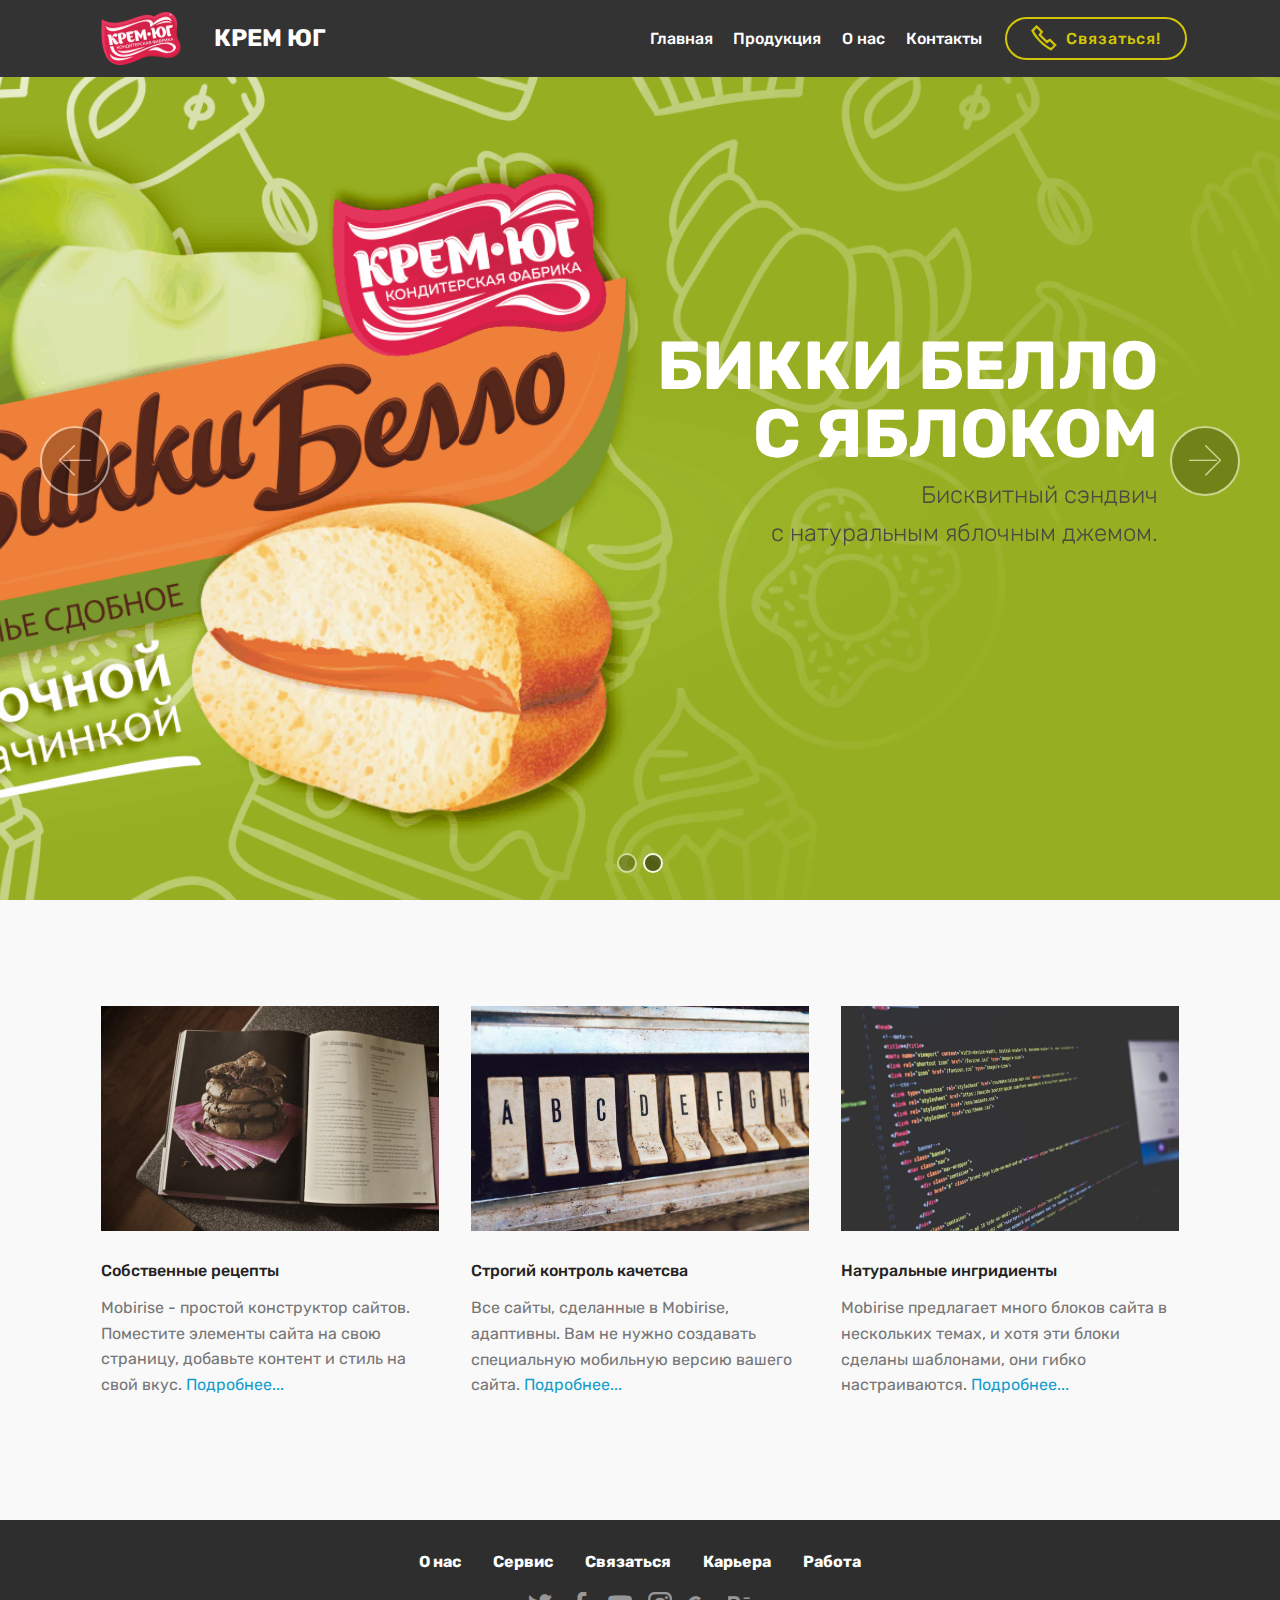
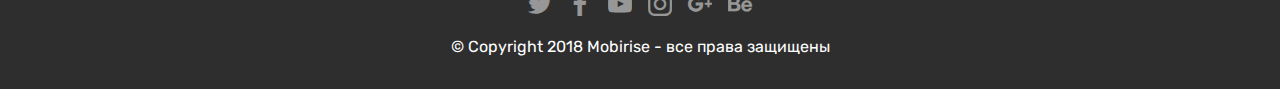
<file: index.html>
<!DOCTYPE html>
<html >
<head>
  <!-- Site made with Mobirise Website Builder v4.8.8, https://mobirise.com -->
  <meta charset="UTF-8">
  <meta http-equiv="X-UA-Compatible" content="IE=edge">
  <meta name="generator" content="Mobirise v4.8.8, mobirise.com">
  <meta name="viewport" content="width=device-width, initial-scale=1, minimum-scale=1">
  <link rel="shortcut icon" href="assets/images/untitled-1-128x128.png" type="image/x-icon">
  <meta name="description" content="">
  <title>Главная</title>
  <link rel="stylesheet" href="assets/web/assets/mobirise-icons/mobirise-icons.css">
  <link rel="stylesheet" href="assets/web/assets/mobirise-icons2/mobirise2.css">
  <link rel="stylesheet" href="assets/tether/tether.min.css">
  <link rel="stylesheet" href="assets/bootstrap/css/bootstrap.min.css">
  <link rel="stylesheet" href="assets/bootstrap/css/bootstrap-grid.min.css">
  <link rel="stylesheet" href="assets/bootstrap/css/bootstrap-reboot.min.css">
  <link rel="stylesheet" href="assets/dropdown/css/style.css">
  <link rel="stylesheet" href="assets/socicon/css/styles.css">
  <link rel="stylesheet" href="assets/theme/css/style.css">
  <link rel="stylesheet" href="assets/mobirise/css/mbr-additional.css" type="text/css">
  
  
  
</head>
<body>
  <section class="menu cid-qTkzRZLJNu" once="menu" id="menu1-0">

    

    <nav class="navbar navbar-expand beta-menu navbar-dropdown align-items-center navbar-fixed-top navbar-toggleable-sm">
        <button class="navbar-toggler navbar-toggler-right" type="button" data-toggle="collapse" data-target="#navbarSupportedContent" aria-controls="navbarSupportedContent" aria-expanded="false" aria-label="Toggle navigation">
            <div class="hamburger">
                <span></span>
                <span></span>
                <span></span>
                <span></span>
            </div>
        </button>
        <div class="menu-logo">
            <div class="navbar-brand">
                <span class="navbar-logo">
                    <a href="https://mobirise.com">
                         <img src="assets/images/-122x61.png" alt="Mobirise" title="" style="height: 3.8rem;">
                    </a>
                </span>
                <span class="navbar-caption-wrap"><a class="navbar-caption text-white display-5" href="https://mobirise.com">КРЕМ ЮГ</a></span>
            </div>
        </div>
        <div class="collapse navbar-collapse" id="navbarSupportedContent">
            <ul class="navbar-nav nav-dropdown" data-app-modern-menu="true"><li class="nav-item">
                    <a class="nav-link link text-white display-4" href="https://mobirise.com">
                        <br></a>
                </li>
                <li class="nav-item">
                    <a class="nav-link link text-white display-4" href="index.html">Главная</a>
                </li><li class="nav-item"><a class="nav-link link text-white display-4" href="prodlist.html">Продукция</a></li><li class="nav-item"><a class="nav-link link text-white display-4" href="about.html">О нас</a></li><li class="nav-item"><a class="nav-link link text-white display-4" href="contacts.html">Контакты</a></li></ul>
            <div class="navbar-buttons mbr-section-btn"><a class="btn btn-sm btn-success-outline display-4" href="tel:+79384865654"><span class="mobi-mbri mobi-mbri-phone mbr-iconfont mbr-iconfont-btn"></span>Связаться!</a></div>
        </div>
    </nav>
</section>

<section class="engine"><a href="https://mobirise.info/n">free simple site templates</a></section><section class="carousel slide cid-raArmJcXHJ" data-interval="false" id="slider1-9">

    

    <div class="full-screen"><div class="mbr-slider slide carousel" data-pause="true" data-keyboard="false" data-ride="carousel" data-interval="4000"><ol class="carousel-indicators"><li data-app-prevent-settings="" data-target="#slider1-9" data-slide-to="0"></li><li data-app-prevent-settings="" data-target="#slider1-9" class=" active" data-slide-to="1"></li></ol><div class="carousel-inner" role="listbox"><div class="carousel-item slider-fullscreen-image" data-bg-video-slide="false" style="background-image: url(assets/images/slider-sgush2-1920x840.png);"><div class="container container-slide"><div class="image_wrapper"><img src="assets/images/slider-sgush2-1920x840.png"><div class="carousel-caption justify-content-center"><div class="col-10 align-right"><h2 class="mbr-fonts-style display-1"><strong>БИККИ БЕЛЛО<br>СО СГУЩЕНКОЙ</strong></h2><p class="lead mbr-text mbr-fonts-style display-5">Вкус варёной сгущенки знакомый каждому с детсва. <br>В нежном бисквитном сэндвиче.</p></div></div></div></div></div><div class="carousel-item slider-fullscreen-image active" data-bg-video-slide="false" style="background-image: url(assets/images/slider-apple2-1920x840.png);"><div class="container container-slide"><div class="image_wrapper"><img src="assets/images/slider-apple2-1920x840.png"><div class="carousel-caption justify-content-center"><div class="col-10 align-right"><h2 class="mbr-fonts-style display-1"><strong>БИККИ БЕЛЛО<br>С ЯБЛОКОМ</strong></h2><p class="lead mbr-text mbr-fonts-style display-5">Бисквитный сэндвич <br>с натуральным яблочным джемом.</p></div></div></div></div></div></div><a data-app-prevent-settings="" class="carousel-control carousel-control-prev" role="button" data-slide="prev" href="#slider1-9"><span aria-hidden="true" class="mbri-left mbr-iconfont"></span><span class="sr-only">Previous</span></a><a data-app-prevent-settings="" class="carousel-control carousel-control-next" role="button" data-slide="next" href="#slider1-9"><span aria-hidden="true" class="mbri-right mbr-iconfont"></span><span class="sr-only">Next</span></a></div></div>

</section>

<section class="features2 cid-raAxZeL2aN" id="features2-b">

    

    
    
    <div class="container">
        <div class="media-container-row">
            <div class="card p-3 col-12 col-md-6 col-lg-4">
                <div class="card-wrapper">
                    <div class="card-img">
                        <img src="assets/images/img-1747-676x450.jpg" alt="Mobirise" title="">
                    </div>
                    <div class="card-box">
                        <h4 class="card-title pb-3 mbr-fonts-style display-7">Собственные рецепты</h4>
                        <p class="mbr-text mbr-fonts-style display-7">
                            Mobirise - простой конструктор сайтов. Поместите элементы сайта на свою страницу, добавьте контент и стиль на свой вкус. <a href="https://mobirise.co">Подробнее...</a>
                        </p>
                    </div>
                </div>
            </div>

            <div class="card p-3 col-12 col-md-6 col-lg-4">
                <div class="card-wrapper">
                    <div class="card-img">
                        <img src="assets/images/02.jpg" alt="Mobirise">
                    </div>
                    <div class="card-box ">
                        <h4 class="card-title pb-3 mbr-fonts-style display-7">
                            Строгий контроль качетсва</h4>
                        <p class="mbr-text mbr-fonts-style display-7">
                            Все сайты, сделанные в Mobirise, адаптивны. Вам не нужно создавать специальную мобильную версию вашего сайта. <a href="https://mobirise.co">Подробнее...</a>
                        </p>
                    </div>
                </div>
            </div>

            <div class="card p-3 col-12 col-md-6 col-lg-4">
                <div class="card-wrapper">
                    <div class="card-img">
                        <img src="assets/images/03.jpg" alt="Mobirise">
                    </div>
                    <div class="card-box">
                        <h4 class="card-title pb-3 mbr-fonts-style display-7">
                            Натуральные ингридиенты</h4>
                        <p class="mbr-text mbr-fonts-style display-7">
                            Mobirise предлагает много блоков сайта в нескольких темах, и хотя эти блоки сделаны шаблонами, они гибко настраиваются. <a href="https://mobirise.co">Подробнее...</a>
                        </p>
                    </div>
                </div>
            </div>

            
        </div>
    </div>
</section>

<section once="" class="cid-raAw3LfWL9" id="footer7-a">

    

    

    <div class="container">
        <div class="media-container-row align-center mbr-white">
            <div class="row row-links">
                <ul class="foot-menu">
                    
                    
                    
                    
                    
                <li class="foot-menu-item mbr-fonts-style display-7">
                        <a class="text-white mbr-bold" href="#" target="_blank">О нас</a>
                    </li><li class="foot-menu-item mbr-fonts-style display-7">
                        <a class="text-white mbr-bold" href="#" target="_blank">Сервис</a>
                    </li><li class="foot-menu-item mbr-fonts-style display-7">
                        <a class="text-white mbr-bold" href="#" target="_blank">Связаться</a>
                    </li><li class="foot-menu-item mbr-fonts-style display-7">
                        <a class="text-white mbr-bold" href="#" target="_blank">Карьера</a>
                    </li><li class="foot-menu-item mbr-fonts-style display-7">
                        <a class="text-white mbr-bold" href="#" target="_blank">Работа</a>
                    </li></ul>
            </div>
            <div class="row social-row">
                <div class="social-list align-right pb-2">
                    
                    
                    
                    
                    
                    
                <div class="soc-item">
                        <a href="https://twitter.com/mobirise" target="_blank">
                            <span class="socicon-twitter socicon mbr-iconfont mbr-iconfont-social"></span>
                        </a>
                    </div><div class="soc-item">
                        <a href="https://www.facebook.com/pages/Mobirise/1616226671953247" target="_blank">
                            <span class="socicon-facebook socicon mbr-iconfont mbr-iconfont-social"></span>
                        </a>
                    </div><div class="soc-item">
                        <a href="https://www.youtube.com/c/mobirise" target="_blank">
                            <span class="socicon-youtube socicon mbr-iconfont mbr-iconfont-social"></span>
                        </a>
                    </div><div class="soc-item">
                        <a href="https://instagram.com/mobirise" target="_blank">
                            <span class="socicon-instagram socicon mbr-iconfont mbr-iconfont-social"></span>
                        </a>
                    </div><div class="soc-item">
                        <a href="https://plus.google.com/u/0/+Mobirise" target="_blank">
                            <span class="socicon-googleplus socicon mbr-iconfont mbr-iconfont-social"></span>
                        </a>
                    </div><div class="soc-item">
                        <a href="https://www.behance.net/Mobirise" target="_blank">
                            <span class="socicon-behance socicon mbr-iconfont mbr-iconfont-social"></span>
                        </a>
                    </div></div>
            </div>
            <div class="row row-copirayt">
                <p class="mbr-text mb-0 mbr-fonts-style mbr-white align-center display-7">
                    © Copyright 2018 Mobirise - все права защищены
                </p>
            </div>
        </div>
    </div>
</section>


  <script src="assets/web/assets/jquery/jquery.min.js"></script>
  <script src="assets/popper/popper.min.js"></script>
  <script src="assets/tether/tether.min.js"></script>
  <script src="assets/bootstrap/js/bootstrap.min.js"></script>
  <script src="assets/dropdown/js/script.min.js"></script>
  <script src="assets/ytplayer/jquery.mb.ytplayer.min.js"></script>
  <script src="assets/vimeoplayer/jquery.mb.vimeo_player.js"></script>
  <script src="assets/smoothscroll/smooth-scroll.js"></script>
  <script src="assets/bootstrapcarouselswipe/bootstrap-carousel-swipe.js"></script>
  <script src="assets/touchswipe/jquery.touch-swipe.min.js"></script>
  <script src="assets/theme/js/script.js"></script>
  <script src="assets/slidervideo/script.js"></script>
  
  
</body>
</html>
</file>
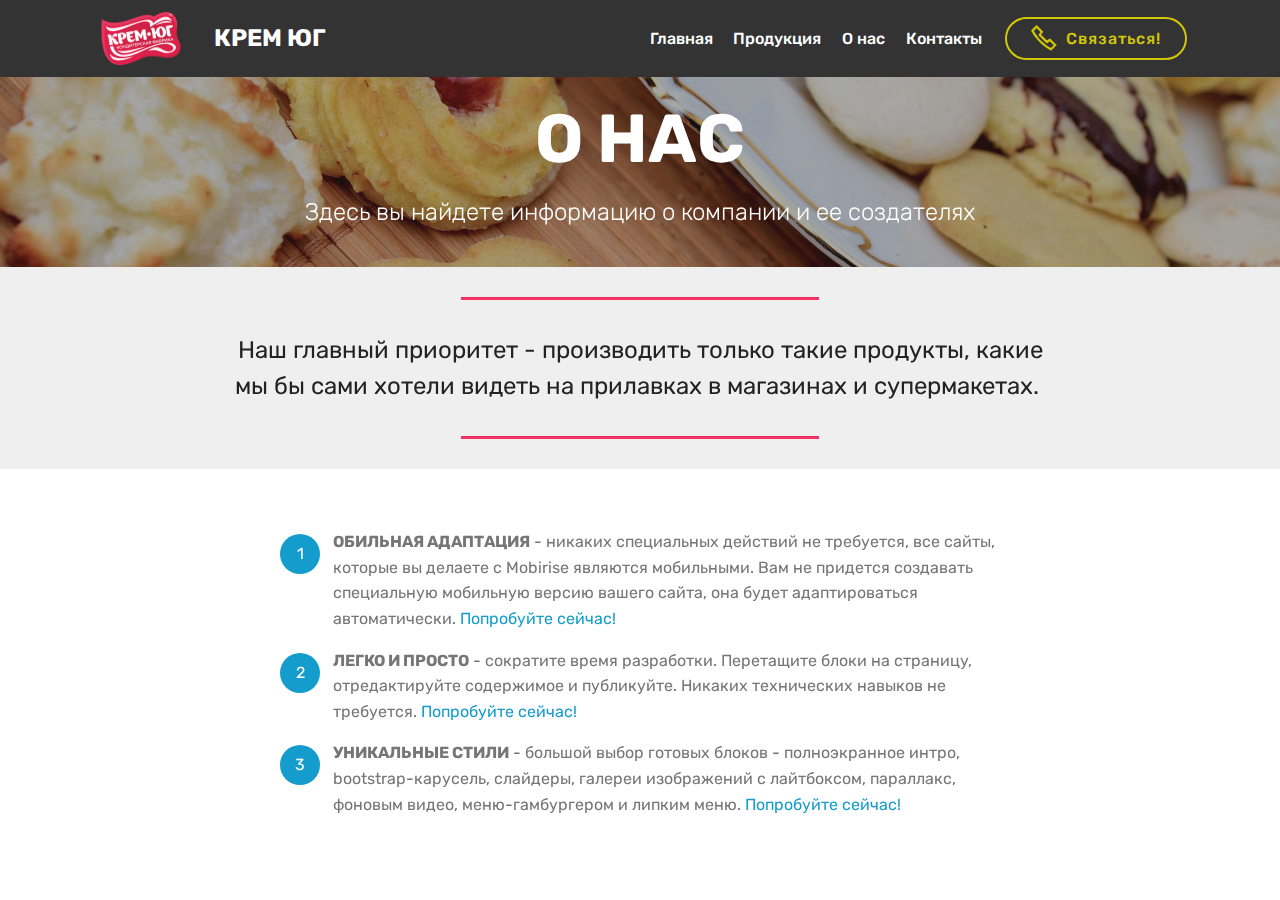
<file: about.html>
<!DOCTYPE html>
<html >
<head>
  <!-- Site made with Mobirise Website Builder v4.8.8, https://mobirise.com -->
  <meta charset="UTF-8">
  <meta http-equiv="X-UA-Compatible" content="IE=edge">
  <meta name="generator" content="Mobirise v4.8.8, mobirise.com">
  <meta name="viewport" content="width=device-width, initial-scale=1, minimum-scale=1">
  <link rel="shortcut icon" href="assets/images/untitled-1-128x128.png" type="image/x-icon">
  <meta name="description" content="Краткая информация о компании.">
  <title>О нас</title>
  <link rel="stylesheet" href="assets/web/assets/mobirise-icons2/mobirise2.css">
  <link rel="stylesheet" href="assets/tether/tether.min.css">
  <link rel="stylesheet" href="assets/bootstrap/css/bootstrap.min.css">
  <link rel="stylesheet" href="assets/bootstrap/css/bootstrap-grid.min.css">
  <link rel="stylesheet" href="assets/bootstrap/css/bootstrap-reboot.min.css">
  <link rel="stylesheet" href="assets/dropdown/css/style.css">
  <link rel="stylesheet" href="assets/theme/css/style.css">
  <link rel="stylesheet" href="assets/mobirise/css/mbr-additional.css" type="text/css">
  
  
  
</head>
<body>
  <section class="menu cid-raB3ITE7nt" once="menu" id="menu1-p">

    

    <nav class="navbar navbar-expand beta-menu navbar-dropdown align-items-center navbar-fixed-top navbar-toggleable-sm">
        <button class="navbar-toggler navbar-toggler-right" type="button" data-toggle="collapse" data-target="#navbarSupportedContent" aria-controls="navbarSupportedContent" aria-expanded="false" aria-label="Toggle navigation">
            <div class="hamburger">
                <span></span>
                <span></span>
                <span></span>
                <span></span>
            </div>
        </button>
        <div class="menu-logo">
            <div class="navbar-brand">
                <span class="navbar-logo">
                    <a href="https://mobirise.com">
                         <img src="assets/images/-122x61.png" alt="Mobirise" title="" style="height: 3.8rem;">
                    </a>
                </span>
                <span class="navbar-caption-wrap"><a class="navbar-caption text-white display-5" href="https://mobirise.com">КРЕМ ЮГ</a></span>
            </div>
        </div>
        <div class="collapse navbar-collapse" id="navbarSupportedContent">
            <ul class="navbar-nav nav-dropdown" data-app-modern-menu="true"><li class="nav-item">
                    <a class="nav-link link text-white display-4" href="https://mobirise.com">
                        <br></a>
                </li>
                <li class="nav-item">
                    <a class="nav-link link text-white display-4" href="index.html">Главная</a>
                </li><li class="nav-item"><a class="nav-link link text-white display-4" href="prodlist.html">Продукция</a></li><li class="nav-item"><a class="nav-link link text-white display-4" href="about.html">О нас</a></li><li class="nav-item"><a class="nav-link link text-white display-4" href="contacts.html">Контакты</a></li></ul>
            <div class="navbar-buttons mbr-section-btn"><a class="btn btn-sm btn-success-outline display-4" href="tel:+79384865654"><span class="mobi-mbri mobi-mbri-phone mbr-iconfont mbr-iconfont-btn"></span>Связаться!</a></div>
        </div>
    </nav>
</section>

<section class="engine"><a href="https://mobirise.info/a">online website builder</a></section><section class="mbr-section content5 cid-raB8InSiCs mbr-parallax-background" id="content5-r">

    

    <div class="mbr-overlay" style="opacity: 0.4; background-color: rgb(35, 35, 35);">
    </div>

    <div class="container">
        <div class="media-container-row">
            <div class="title col-12 col-md-8">
                <h2 class="align-center mbr-bold mbr-white pb-3 mbr-fonts-style display-1">О НАС</h2>
                <h3 class="mbr-section-subtitle align-center mbr-light mbr-white pb-3 mbr-fonts-style display-5">
                    Здесь вы найдете информацию о компании и ее создателях</h3>
                
                
            </div>
        </div>
    </div>
</section>

<section class="mbr-section article content9 cid-raB9hpGbcm" id="content9-s">
    
     

    <div class="container">
        <div class="inner-container" style="width: 75%;">
            <hr class="line" style="width: 43%;">
            <div class="section-text align-center mbr-fonts-style display-5">
                    Наш главный приоритет - производить только такие продукты, какие мы бы сами хотели видеть на прилавках в магазинах и супермакетах.&nbsp;</div>
            <hr class="line" style="width: 43%;">
        </div>
        </div>
</section>

<section class="mbr-section article content11 cid-raB9HJKuht" id="content11-t">
     

    <div class="container">
        <div class="media-container-row">
            <div class="mbr-text counter-container col-12 col-md-8 mbr-fonts-style display-7">
                <ol>
                    <li><strong>ОБИЛЬНАЯ АДАПТАЦИЯ</strong><span style="font-size: 1rem;"> - никаких специальных действий не требуется, все сайты, которые вы делаете с Mobirise являются мобильными. Вам не придется создавать специальную мобильную версию вашего сайта, она будет адаптироваться автоматически. </span><a href="https://mobirise.co/" style="font-size: 1rem; background-color: rgb(255, 255, 255);">Попробуйте сейчас!</a></li>
                    <li><strong>ЛЕГКО И ПРОСТО</strong> - сократите время разработки. Перетащите блоки на страницу, отредактируйте содержимое и публикуйте. Никаких технических навыков не требуется. <a href="https://mobirise.co/">Попробуйте сейчас!</a></li>
                    <li><strong>УНИКАЛЬНЫЕ СТИЛИ</strong> - большой выбор готовых блоков - полноэкранное интро, bootstrap-карусель, слайдеры, галереи изображений с лайтбоксом, параллакс, фоновым видео, меню-гамбургером и липким меню. <a href="https://mobirise.co/">Попробуйте сейчас!</a></li>
                </ol>
            </div>
        </div>
    </div>
</section>


  <script src="assets/web/assets/jquery/jquery.min.js"></script>
  <script src="assets/popper/popper.min.js"></script>
  <script src="assets/tether/tether.min.js"></script>
  <script src="assets/bootstrap/js/bootstrap.min.js"></script>
  <script src="assets/smoothscroll/smooth-scroll.js"></script>
  <script src="assets/dropdown/js/script.min.js"></script>
  <script src="assets/touchswipe/jquery.touch-swipe.min.js"></script>
  <script src="assets/parallax/jarallax.min.js"></script>
  <script src="assets/theme/js/script.js"></script>
  
  
</body>
</html>
</file>
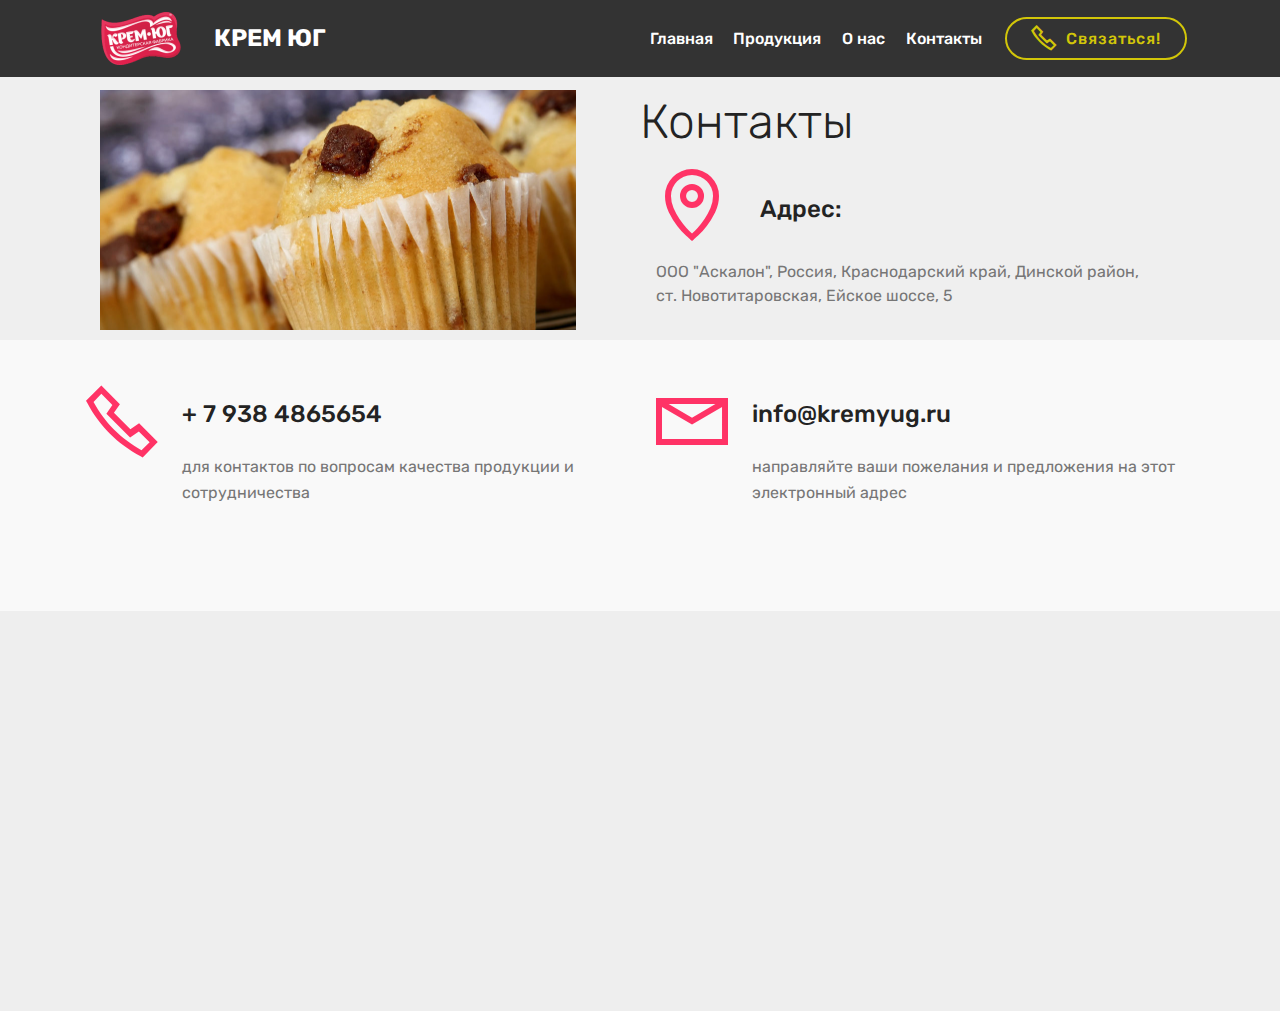
<file: contacts.html>
<!DOCTYPE html>
<html >
<head>
  <!-- Site made with Mobirise Website Builder v4.8.8, https://mobirise.com -->
  <meta charset="UTF-8">
  <meta http-equiv="X-UA-Compatible" content="IE=edge">
  <meta name="generator" content="Mobirise v4.8.8, mobirise.com">
  <meta name="viewport" content="width=device-width, initial-scale=1, minimum-scale=1">
  <link rel="shortcut icon" href="assets/images/untitled-1-128x128.png" type="image/x-icon">
  <meta name="description" content="Контакты для связи с представителем компании.">
  <title>Контакты</title>
  <link rel="stylesheet" href="assets/web/assets/mobirise-icons2/mobirise2.css">
  <link rel="stylesheet" href="assets/web/assets/mobirise-icons/mobirise-icons.css">
  <link rel="stylesheet" href="assets/tether/tether.min.css">
  <link rel="stylesheet" href="assets/bootstrap/css/bootstrap.min.css">
  <link rel="stylesheet" href="assets/bootstrap/css/bootstrap-grid.min.css">
  <link rel="stylesheet" href="assets/bootstrap/css/bootstrap-reboot.min.css">
  <link rel="stylesheet" href="assets/dropdown/css/style.css">
  <link rel="stylesheet" href="assets/theme/css/style.css">
  <link rel="stylesheet" href="assets/mobirise/css/mbr-additional.css" type="text/css">
  
  
  
</head>
<body>
  <section class="menu cid-raB3M5GFLm" once="menu" id="menu1-q">

    

    <nav class="navbar navbar-expand beta-menu navbar-dropdown align-items-center navbar-fixed-top navbar-toggleable-sm">
        <button class="navbar-toggler navbar-toggler-right" type="button" data-toggle="collapse" data-target="#navbarSupportedContent" aria-controls="navbarSupportedContent" aria-expanded="false" aria-label="Toggle navigation">
            <div class="hamburger">
                <span></span>
                <span></span>
                <span></span>
                <span></span>
            </div>
        </button>
        <div class="menu-logo">
            <div class="navbar-brand">
                <span class="navbar-logo">
                    <a href="https://mobirise.com">
                         <img src="assets/images/-122x61.png" alt="Mobirise" title="" style="height: 3.8rem;">
                    </a>
                </span>
                <span class="navbar-caption-wrap"><a class="navbar-caption text-white display-5" href="https://mobirise.com">КРЕМ ЮГ</a></span>
            </div>
        </div>
        <div class="collapse navbar-collapse" id="navbarSupportedContent">
            <ul class="navbar-nav nav-dropdown" data-app-modern-menu="true"><li class="nav-item">
                    <a class="nav-link link text-white display-4" href="https://mobirise.com">
                        <br></a>
                </li>
                <li class="nav-item">
                    <a class="nav-link link text-white display-4" href="index.html">Главная</a>
                </li><li class="nav-item"><a class="nav-link link text-white display-4" href="prodlist.html">Продукция</a></li><li class="nav-item"><a class="nav-link link text-white display-4" href="about.html">О нас</a></li><li class="nav-item"><a class="nav-link link text-white display-4" href="contacts.html">Контакты</a></li></ul>
            <div class="navbar-buttons mbr-section-btn"><a class="btn btn-sm btn-success-outline display-4" href="tel:+79384865654"><span class="mobi-mbri mobi-mbri-phone mbr-iconfont mbr-iconfont-btn"></span>Связаться!</a></div>
        </div>
    </nav>
</section>

<section class="engine"><a href="https://mobirise.info/c">free web builder</a></section><section class="features11 cid-raAVToJLYb" id="features11-m">

    

    

    <div class="container">   
        <div class="col-md-12">
            <div class="media-container-row">
                <div class="mbr-figure" style="width: 50%;">
                    <img src="assets/images/mbr-2-952x671.jpg" alt="Mobirise" title="">
                </div>
                <div class=" align-left aside-content">
                    <h2 class="mbr-title pt-2 mbr-fonts-style display-2">Контакты</h2>
                    <div class="mbr-section-text">
                        
                    </div>

                    <div class="block-content">
                        <div class="card p-3 pr-3">
                            <div class="media">
                                <div class=" align-self-center card-img pb-3">
                                    <a href="contacts.html#map1-i"><span class="mbr-iconfont mobi-mbri-map-pin mobi-mbri" style="color: rgb(255, 51, 102); fill: rgb(255, 51, 102);"></span></a>
                                </div>     
                                <div class="media-body">
                                    <h4 class="card-title mbr-fonts-style display-5">Адрес:</h4>
                                </div>
                            </div>                

                            <div class="card-box">
                                <p class="block-text mbr-fonts-style display-7">
                                   ООО "Аскалон", Россия, Краснодарский край, Динской район, <br>ст. Новотитаровская, Ейское шоссе, 5</p>
                            </div>
                        </div>

                        
                    </div>
                </div>
            </div>
        </div> 
    </div>          
</section>

<section class="features9 cid-raAZRszVDm" id="features9-n">

    

    
    <div class="container">
        <div class="row justify-content-center">
            <div class="card p-3 col-12 col-md-6">
                <div class="media-container-row">
                    <div class="card-img pr-2">
                        <a href="tel:+79384865654"><span class="mbr-iconfont mobi-mbri-phone mobi-mbri"></span></a>
                    </div>
                    <div class="card-box">
                        <h4 class="card-title py-3 mbr-fonts-style display-5">+ 7 938 4865654</h4>
                        <p class="mbr-text mbr-fonts-style display-7">для контактов по вопросам качества продукции и сотрудничества &nbsp; &nbsp; &nbsp; &nbsp; &nbsp; &nbsp;</p>
                    </div>
                </div>
            </div>

            <div class="card p-3 col-12 col-md-6">
                <div class="media-container-row">
                    <div class="card-img pr-2">
                        <a href="mailto:info@kremyug.ru"><span class="mbr-iconfont mobi-mbri-letter mobi-mbri"></span></a>
                    </div>
                    <div class="card-box">
                        <h4 class="card-title py-3 mbr-fonts-style display-5">
                            info@kremyug.ru</h4>
                        <p class="mbr-text mbr-fonts-style display-7">направляйте ваши пожелания и предложения на этот электронный адрес</p>
                    </div>
                </div>
            </div>

            

            
        </div>
    </div>
</section>

<section class="map1 cid-raAKFuSCQ6" id="map1-i">

     

    <div class="google-map"><iframe frameborder="0" style="border:0" src="https://www.google.com/maps/embed/v1/place?key=AIzaSyA0Dx_boXQiwvdz8sJHoYeZNVTdoWONYkU&amp;q=place_id:EkhZZXlza295ZSBTaG9zc2UsIDUsIE5vdm90aXRhcm92c2theWEsIEtyYXNub2RhcnNraXkga3JheSwgUnVzc2lhLCAzNTMyMTEiGhIYChQKEgk174qIVxXwQBFq1JmPlavfIhAF" allowfullscreen=""></iframe></div>
</section>


  <script src="assets/web/assets/jquery/jquery.min.js"></script>
  <script src="assets/popper/popper.min.js"></script>
  <script src="assets/tether/tether.min.js"></script>
  <script src="assets/bootstrap/js/bootstrap.min.js"></script>
  <script src="assets/smoothscroll/smooth-scroll.js"></script>
  <script src="assets/dropdown/js/script.min.js"></script>
  <script src="assets/touchswipe/jquery.touch-swipe.min.js"></script>
  <script src="assets/theme/js/script.js"></script>
  
  
</body>
</html>
</file>
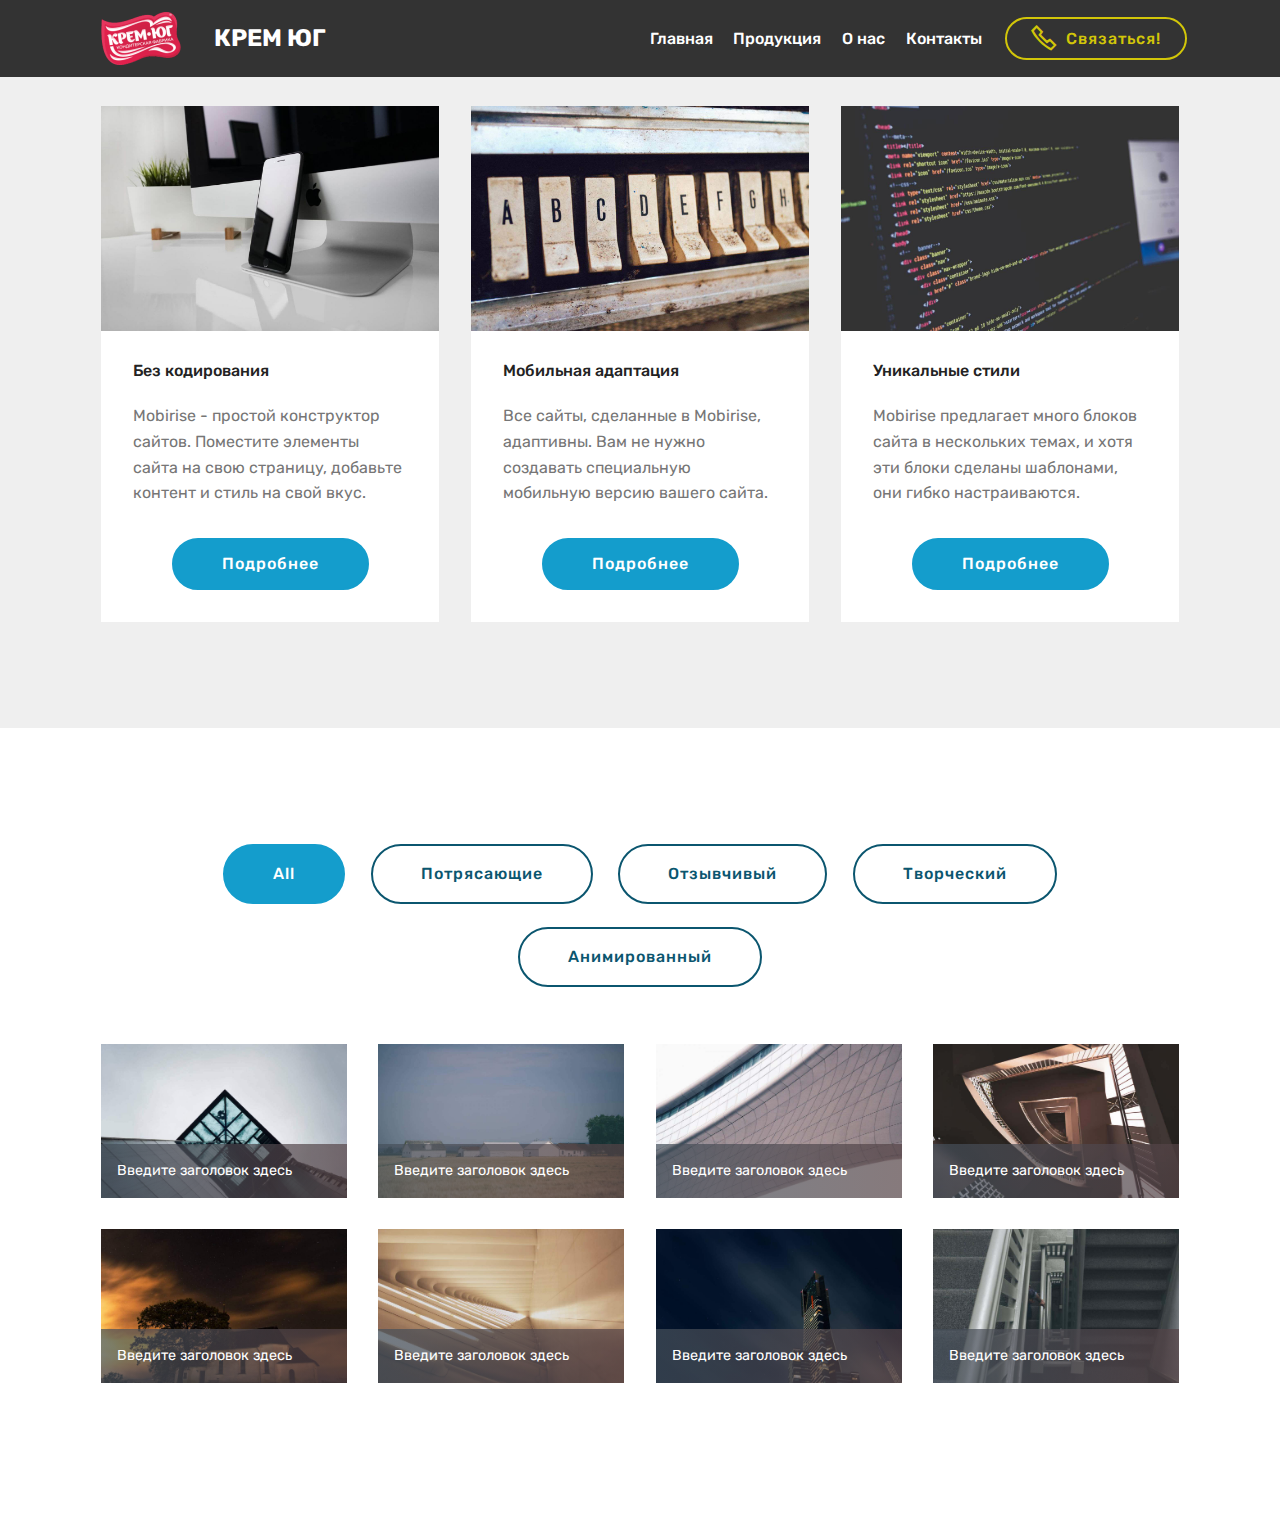
<file: prodlist.html>
<!DOCTYPE html>
<html >
<head>
  <!-- Site made with Mobirise Website Builder v4.8.8, https://mobirise.com -->
  <meta charset="UTF-8">
  <meta http-equiv="X-UA-Compatible" content="IE=edge">
  <meta name="generator" content="Mobirise v4.8.8, mobirise.com">
  <meta name="viewport" content="width=device-width, initial-scale=1, minimum-scale=1">
  <link rel="shortcut icon" href="assets/images/untitled-1-128x128.png" type="image/x-icon">
  <meta name="description" content="Продукция компании.">
  <title>Продукция</title>
  <link rel="stylesheet" href="assets/web/assets/mobirise-icons/mobirise-icons.css">
  <link rel="stylesheet" href="assets/web/assets/mobirise-icons2/mobirise2.css">
  <link rel="stylesheet" href="assets/tether/tether.min.css">
  <link rel="stylesheet" href="assets/bootstrap/css/bootstrap.min.css">
  <link rel="stylesheet" href="assets/bootstrap/css/bootstrap-grid.min.css">
  <link rel="stylesheet" href="assets/bootstrap/css/bootstrap-reboot.min.css">
  <link rel="stylesheet" href="assets/dropdown/css/style.css">
  <link rel="stylesheet" href="assets/theme/css/style.css">
  <link rel="stylesheet" href="assets/gallery/style.css">
  <link rel="stylesheet" href="assets/mobirise/css/mbr-additional.css" type="text/css">
  
  
  
</head>
<body>
  <section class="menu cid-raB3FPj4mh" once="menu" id="menu1-o">

    

    <nav class="navbar navbar-expand beta-menu navbar-dropdown align-items-center navbar-fixed-top navbar-toggleable-sm">
        <button class="navbar-toggler navbar-toggler-right" type="button" data-toggle="collapse" data-target="#navbarSupportedContent" aria-controls="navbarSupportedContent" aria-expanded="false" aria-label="Toggle navigation">
            <div class="hamburger">
                <span></span>
                <span></span>
                <span></span>
                <span></span>
            </div>
        </button>
        <div class="menu-logo">
            <div class="navbar-brand">
                <span class="navbar-logo">
                    <a href="https://mobirise.com">
                         <img src="assets/images/-122x61.png" alt="Mobirise" title="" style="height: 3.8rem;">
                    </a>
                </span>
                <span class="navbar-caption-wrap"><a class="navbar-caption text-white display-5" href="https://mobirise.com">КРЕМ ЮГ</a></span>
            </div>
        </div>
        <div class="collapse navbar-collapse" id="navbarSupportedContent">
            <ul class="navbar-nav nav-dropdown" data-app-modern-menu="true"><li class="nav-item">
                    <a class="nav-link link text-white display-4" href="https://mobirise.com">
                        <br></a>
                </li>
                <li class="nav-item">
                    <a class="nav-link link text-white display-4" href="index.html">Главная</a>
                </li><li class="nav-item"><a class="nav-link link text-white display-4" href="prodlist.html">Продукция</a></li><li class="nav-item"><a class="nav-link link text-white display-4" href="about.html">О нас</a></li><li class="nav-item"><a class="nav-link link text-white display-4" href="contacts.html">Контакты</a></li></ul>
            <div class="navbar-buttons mbr-section-btn"><a class="btn btn-sm btn-success-outline display-4" href="tel:+79384865654"><span class="mobi-mbri mobi-mbri-phone mbr-iconfont mbr-iconfont-btn"></span>Связаться!</a></div>
        </div>
    </nav>
</section>

<section class="engine"><a href="https://mobirise.info/e">how to make a site</a></section><section class="features3 cid-raAIxTxy4E" id="features3-d">

    

    
    <div class="container">
        <div class="media-container-row">
            <div class="card p-3 col-12 col-md-6 col-lg-4">
                <div class="card-wrapper">
                    <div class="card-img">
                        <img src="assets/images/01.jpg" alt="Mobirise">
                    </div>
                    <div class="card-box">
                        <h4 class="card-title mbr-fonts-style display-7">
                            Без кодирования
                        </h4>
                        <p class="mbr-text mbr-fonts-style display-7">
                            Mobirise - простой конструктор сайтов. Поместите элементы сайта на свою страницу, добавьте контент и стиль на свой вкус.
                        </p>
                    </div>
                    <div class="mbr-section-btn text-center"><a href="https://mobirise.co" class="btn btn-primary display-4">
                            Подробнее
                        </a></div>
                </div>
            </div>

            <div class="card p-3 col-12 col-md-6 col-lg-4">
                <div class="card-wrapper">
                    <div class="card-img">
                        <img src="assets/images/02.jpg" alt="Mobirise">
                    </div>
                    <div class="card-box">
                        <h4 class="card-title mbr-fonts-style display-7">
                            Мобильная адаптация
                        </h4>
                        <p class="mbr-text mbr-fonts-style display-7">
                            Все сайты, сделанные в Mobirise, адаптивны. Вам не нужно создавать специальную мобильную версию вашего сайта.
                        </p>
                    </div>
                    <div class="mbr-section-btn text-center"><a href="https://mobirise.co" class="btn btn-primary display-4">
                            Подробнее
                        </a></div>
                </div>
            </div>

            <div class="card p-3 col-12 col-md-6 col-lg-4">
                <div class="card-wrapper">
                    <div class="card-img">
                        <img src="assets/images/03.jpg" alt="Mobirise">
                    </div>
                    <div class="card-box">
                        <h4 class="card-title mbr-fonts-style display-7">
                            Уникальные стили
                        </h4>
                        <p class="mbr-text mbr-fonts-style display-7">
                            Mobirise предлагает много блоков сайта в нескольких темах, и хотя эти блоки сделаны шаблонами, они гибко настраиваются.
                        </p>
                    </div>
                    <div class="mbr-section-btn text-center">
                        <a href="https://mobirise.co" class="btn btn-primary display-4">
                            Подробнее
                        </a>
                    </div>
                </div>
            </div>

            
        </div>
    </div>
</section>

<section class="mbr-gallery mbr-slider-carousel cid-raAHIobMqH" id="gallery2-c">

    

    <div class="container">
        <div><!-- Filter --><div class="mbr-gallery-filter container gallery-filter-active"><ul buttons="0"><li class="mbr-gallery-filter-all"><a class="btn btn-md btn-primary-outline active display-7" href="">All</a></li></ul></div><!-- Gallery --><div class="mbr-gallery-row"><div class="mbr-gallery-layout-default"><div><div><div class="mbr-gallery-item mbr-gallery-item--p2" data-video-url="false" data-tags="Потрясающие"><div href="#lb-gallery2-c" data-slide-to="0" data-toggle="modal"><img src="assets/images/gallery00.jpg" alt="" title=""><span class="icon-focus"></span><span class="mbr-gallery-title mbr-fonts-style display-7">Введите заголовок здесь</span></div></div><div class="mbr-gallery-item mbr-gallery-item--p2" data-video-url="false" data-tags="Отзывчивый"><div href="#lb-gallery2-c" data-slide-to="1" data-toggle="modal"><img src="assets/images/gallery01.jpg" alt="" title=""><span class="icon-focus"></span><span class="mbr-gallery-title mbr-fonts-style display-7">Введите заголовок здесь</span></div></div><div class="mbr-gallery-item mbr-gallery-item--p2" data-video-url="false" data-tags="Творческий"><div href="#lb-gallery2-c" data-slide-to="2" data-toggle="modal"><img src="assets/images/gallery02.jpg" alt="" title=""><span class="icon-focus"></span><span class="mbr-gallery-title mbr-fonts-style display-7">Введите заголовок здесь</span></div></div><div class="mbr-gallery-item mbr-gallery-item--p2" data-video-url="false" data-tags="Анимированный"><div href="#lb-gallery2-c" data-slide-to="3" data-toggle="modal"><img src="assets/images/gallery03.jpg" alt="" title=""><span class="icon-focus"></span><span class="mbr-gallery-title mbr-fonts-style display-7">Введите заголовок здесь</span></div></div><div class="mbr-gallery-item mbr-gallery-item--p2" data-video-url="false" data-tags="Потрясающие"><div href="#lb-gallery2-c" data-slide-to="4" data-toggle="modal"><img src="assets/images/gallery04.jpg" alt="" title=""><span class="icon-focus"></span><span class="mbr-gallery-title mbr-fonts-style display-7">Введите заголовок здесь</span></div></div><div class="mbr-gallery-item mbr-gallery-item--p2" data-video-url="false" data-tags="Потрясающие"><div href="#lb-gallery2-c" data-slide-to="5" data-toggle="modal"><img src="assets/images/gallery05.jpg" alt="" title=""><span class="icon-focus"></span><span class="mbr-gallery-title mbr-fonts-style display-7">Введите заголовок здесь</span></div></div><div class="mbr-gallery-item mbr-gallery-item--p2" data-video-url="false" data-tags="Отзывчивый"><div href="#lb-gallery2-c" data-slide-to="6" data-toggle="modal"><img src="assets/images/gallery06.jpg" alt="" title=""><span class="icon-focus"></span><span class="mbr-gallery-title mbr-fonts-style display-7">Введите заголовок здесь</span></div></div><div class="mbr-gallery-item mbr-gallery-item--p2" data-video-url="false" data-tags="Анимированный"><div href="#lb-gallery2-c" data-slide-to="7" data-toggle="modal"><img src="assets/images/gallery07.jpg" alt="" title=""><span class="icon-focus"></span><span class="mbr-gallery-title mbr-fonts-style display-7">Введите заголовок здесь</span></div></div></div></div><div class="clearfix"></div></div></div><!-- Lightbox --><div data-app-prevent-settings="" class="mbr-slider modal fade carousel slide" tabindex="-1" data-keyboard="true" data-interval="false" id="lb-gallery2-c"><div class="modal-dialog"><div class="modal-content"><div class="modal-body"><div class="carousel-inner"><div class="carousel-item active"><img src="assets/images/gallery00.jpg" alt="" title=""></div><div class="carousel-item"><img src="assets/images/gallery01.jpg" alt="" title=""></div><div class="carousel-item"><img src="assets/images/gallery02.jpg" alt="" title=""></div><div class="carousel-item"><img src="assets/images/gallery03.jpg" alt="" title=""></div><div class="carousel-item"><img src="assets/images/gallery04.jpg" alt="" title=""></div><div class="carousel-item"><img src="assets/images/gallery05.jpg" alt="" title=""></div><div class="carousel-item"><img src="assets/images/gallery06.jpg" alt="" title=""></div><div class="carousel-item"><img src="assets/images/gallery07.jpg" alt="" title=""></div></div><a class="carousel-control carousel-control-prev" role="button" data-slide="prev" href="#lb-gallery2-c"><span class="mbri-left mbr-iconfont" aria-hidden="true"></span><span class="sr-only">Previous</span></a><a class="carousel-control carousel-control-next" role="button" data-slide="next" href="#lb-gallery2-c"><span class="mbri-right mbr-iconfont" aria-hidden="true"></span><span class="sr-only">Next</span></a><a class="close" href="#" role="button" data-dismiss="modal"><span class="sr-only">Close</span></a></div></div></div></div></div>
    </div>

</section>


  <script src="assets/web/assets/jquery/jquery.min.js"></script>
  <script src="assets/tether/tether.min.js"></script>
  <script src="assets/popper/popper.min.js"></script>
  <script src="assets/bootstrap/js/bootstrap.min.js"></script>
  <script src="assets/dropdown/js/script.min.js"></script>
  <script src="assets/touchswipe/jquery.touch-swipe.min.js"></script>
  <script src="assets/masonry/masonry.pkgd.min.js"></script>
  <script src="assets/imagesloaded/imagesloaded.pkgd.min.js"></script>
  <script src="assets/smoothscroll/smooth-scroll.js"></script>
  <script src="assets/vimeoplayer/jquery.mb.vimeo_player.js"></script>
  <script src="assets/bootstrapcarouselswipe/bootstrap-carousel-swipe.js"></script>
  <script src="assets/theme/js/script.js"></script>
  <script src="assets/gallery/player.min.js"></script>
  <script src="assets/gallery/script.js"></script>
  <script src="assets/slidervideo/script.js"></script>
  
  
</body>
</html>
</file>
<file: assets/web/assets/mobirise-icons/mobirise-icons.css>
@font-face {
  font-family: 'MobiriseIcons';
  src:  url('mobirise-icons.eot?spat4u');
  src:  url('mobirise-icons.eot?spat4u#iefix') format('embedded-opentype'),
    url('mobirise-icons.ttf?spat4u') format('truetype'),
    url('mobirise-icons.woff?spat4u') format('woff'),
    url('mobirise-icons.svg?spat4u#MobiriseIcons') format('svg');
  font-weight: normal;
  font-style: normal;
}

[class^="mbri-"], [class*=" mbri-"] {
  /* use !important to prevent issues with browser extensions that change fonts */
  font-family: MobiriseIcons !important;
  speak: none;
  font-style: normal;
  font-weight: normal;
  font-variant: normal;
  text-transform: none;
  line-height: 1;

  /* Better Font Rendering =========== */
  -webkit-font-smoothing: antialiased;
  -moz-osx-font-smoothing: grayscale;
}

.mbri-add-submenu:before {
  content: "\e900";
}
.mbri-alert:before {
  content: "\e901";
}
.mbri-align-center:before {
  content: "\e902";
}
.mbri-align-justify:before {
  content: "\e903";
}
.mbri-align-left:before {
  content: "\e904";
}
.mbri-align-right:before {
  content: "\e905";
}
.mbri-android:before {
  content: "\e906";
}
.mbri-apple:before {
  content: "\e907";
}
.mbri-arrow-down:before {
  content: "\e908";
}
.mbri-arrow-next:before {
  content: "\e909";
}
.mbri-arrow-prev:before {
  content: "\e90a";
}
.mbri-arrow-up:before {
  content: "\e90b";
}
.mbri-bold:before {
  content: "\e90c";
}
.mbri-bookmark:before {
  content: "\e90d";
}
.mbri-bootstrap:before {
  content: "\e90e";
}
.mbri-briefcase:before {
  content: "\e90f";
}
.mbri-browse:before {
  content: "\e910";
}
.mbri-bulleted-list:before {
  content: "\e911";
}
.mbri-calendar:before {
  content: "\e912";
}
.mbri-camera:before {
  content: "\e913";
}
.mbri-cart-add:before {
  content: "\e914";
}
.mbri-cart-full:before {
  content: "\e915";
}
.mbri-cash:before {
  content: "\e916";
}
.mbri-change-style:before {
  content: "\e917";
}
.mbri-chat:before {
  content: "\e918";
}
.mbri-clock:before {
  content: "\e919";
}
.mbri-close:before {
  content: "\e91a";
}
.mbri-cloud:before {
  content: "\e91b";
}
.mbri-code:before {
  content: "\e91c";
}
.mbri-contact-form:before {
  content: "\e91d";
}
.mbri-credit-card:before {
  content: "\e91e";
}
.mbri-cursor-click:before {
  content: "\e91f";
}
.mbri-cust-feedback:before {
  content: "\e920";
}
.mbri-database:before {
  content: "\e921";
}
.mbri-delivery:before {
  content: "\e922";
}
.mbri-desktop:before {
  content: "\e923";
}
.mbri-devices:before {
  content: "\e924";
}
.mbri-down:before {
  content: "\e925";
}
.mbri-download:before {
  content: "\e989";
}
.mbri-drag-n-drop:before {
  content: "\e927";
}
.mbri-drag-n-drop2:before {
  content: "\e928";
}
.mbri-edit:before {
  content: "\e929";
}
.mbri-edit2:before {
  content: "\e92a";
}
.mbri-error:before {
  content: "\e92b";
}
.mbri-extension:before {
  content: "\e92c";
}
.mbri-features:before {
  content: "\e92d";
}
.mbri-file:before {
  content: "\e92e";
}
.mbri-flag:before {
  content: "\e92f";
}
.mbri-folder:before {
  content: "\e930";
}
.mbri-gift:before {
  content: "\e931";
}
.mbri-github:before {
  content: "\e932";
}
.mbri-globe:before {
  content: "\e933";
}
.mbri-globe-2:before {
  content: "\e934";
}
.mbri-growing-chart:before {
  content: "\e935";
}
.mbri-hearth:before {
  content: "\e936";
}
.mbri-help:before {
  content: "\e937";
}
.mbri-home:before {
  content: "\e938";
}
.mbri-hot-cup:before {
  content: "\e939";
}
.mbri-idea:before {
  content: "\e93a";
}
.mbri-image-gallery:before {
  content: "\e93b";
}
.mbri-image-slider:before {
  content: "\e93c";
}
.mbri-info:before {
  content: "\e93d";
}
.mbri-italic:before {
  content: "\e93e";
}
.mbri-key:before {
  content: "\e93f";
}
.mbri-laptop:before {
  content: "\e940";
}
.mbri-layers:before {
  content: "\e941";
}
.mbri-left-right:before {
  content: "\e942";
}
.mbri-left:before {
  content: "\e943";
}
.mbri-letter:before {
  content: "\e944";
}
.mbri-like:before {
  content: "\e945";
}
.mbri-link:before {
  content: "\e946";
}
.mbri-lock:before {
  content: "\e947";
}
.mbri-login:before {
  content: "\e948";
}
.mbri-logout:before {
  content: "\e949";
}
.mbri-magic-stick:before {
  content: "\e94a";
}
.mbri-map-pin:before {
  content: "\e94b";
}
.mbri-menu:before {
  content: "\e94c";
}
.mbri-mobile:before {
  content: "\e94d";
}
.mbri-mobile2:before {
  content: "\e94e";
}
.mbri-mobirise:before {
  content: "\e94f";
}
.mbri-more-horizontal:before {
  content: "\e950";
}
.mbri-more-vertical:before {
  content: "\e951";
}
.mbri-music:before {
  content: "\e952";
}
.mbri-new-file:before {
  content: "\e953";
}
.mbri-numbered-list:before {
  content: "\e954";
}
.mbri-opened-folder:before {
  content: "\e955";
}
.mbri-pages:before {
  content: "\e956";
}
.mbri-paper-plane:before {
  content: "\e957";
}
.mbri-paperclip:before {
  content: "\e958";
}
.mbri-photo:before {
  content: "\e959";
}
.mbri-photos:before {
  content: "\e95a";
}
.mbri-pin:before {
  content: "\e95b";
}
.mbri-play:before {
  content: "\e95c";
}
.mbri-plus:before {
  content: "\e95d";
}
.mbri-preview:before {
  content: "\e95e";
}
.mbri-print:before {
  content: "\e95f";
}
.mbri-protect:before {
  content: "\e960";
}
.mbri-question:before {
  content: "\e961";
}
.mbri-quote-left:before {
  content: "\e962";
}
.mbri-quote-right:before {
  content: "\e963";
}
.mbri-refresh:before {
  content: "\e964";
}
.mbri-responsive:before {
  content: "\e965";
}
.mbri-right:before {
  content: "\e966";
}
.mbri-rocket:before {
  content: "\e967";
}
.mbri-sad-face:before {
  content: "\e968";
}
.mbri-sale:before {
  content: "\e969";
}
.mbri-save:before {
  content: "\e96a";
}
.mbri-search:before {
  content: "\e96b";
}
.mbri-setting:before {
  content: "\e96c";
}
.mbri-setting2:before {
  content: "\e96d";
}
.mbri-setting3:before {
  content: "\e96e";
}
.mbri-share:before {
  content: "\e96f";
}
.mbri-shopping-bag:before {
  content: "\e970";
}
.mbri-shopping-basket:before {
  content: "\e971";
}
.mbri-shopping-cart:before {
  content: "\e972";
}
.mbri-sites:before {
  content: "\e973";
}
.mbri-smile-face:before {
  content: "\e974";
}
.mbri-speed:before {
  content: "\e975";
}
.mbri-star:before {
  content: "\e976";
}
.mbri-success:before {
  content: "\e977";
}
.mbri-sun:before {
  content: "\e978";
}
.mbri-sun2:before {
  content: "\e979";
}
.mbri-tablet:before {
  content: "\e97a";
}
.mbri-tablet-vertical:before {
  content: "\e97b";
}
.mbri-target:before {
  content: "\e97c";
}
.mbri-timer:before {
  content: "\e97d";
}
.mbri-to-ftp:before {
  content: "\e97e";
}
.mbri-to-local-drive:before {
  content: "\e97f";
}
.mbri-touch-swipe:before {
  content: "\e980";
}
.mbri-touch:before {
  content: "\e981";
}
.mbri-trash:before {
  content: "\e982";
}
.mbri-underline:before {
  content: "\e983";
}
.mbri-unlink:before {
  content: "\e984";
}
.mbri-unlock:before {
  content: "\e985";
}
.mbri-up-down:before {
  content: "\e986";
}
.mbri-up:before {
  content: "\e987";
}
.mbri-update:before {
  content: "\e988";
}
.mbri-upload:before {
 content: "\e926"; 
}
.mbri-user:before {
  content: "\e98a";
}
.mbri-user2:before {
  content: "\e98b";
}
.mbri-users:before {
  content: "\e98c";
}
.mbri-video:before {
  content: "\e98d";
}
.mbri-video-play:before {
  content: "\e98e";
}
.mbri-watch:before {
  content: "\e98f";
}
.mbri-website-theme:before {
  content: "\e990";
}
.mbri-wifi:before {
  content: "\e991";
}
.mbri-windows:before {
  content: "\e992";
}
.mbri-zoom-out:before {
  content: "\e993";
}
.mbri-redo:before {
  content: "\e994";
}
.mbri-undo:before {
  content: "\e995";
}
</file>
<file: assets/web/assets/mobirise-icons2/mobirise2.css>
@font-face {
  font-family: 'Moririse2';
  src:  url('mobirise2.eot?f2bix4');
  src:  url('mobirise2.eot?f2bix4#iefix') format('embedded-opentype'),
    url('mobirise2.ttf?f2bix4') format('truetype'),
    url('mobirise2.woff?f2bix4') format('woff'),
    url('mobirise2.svg?f2bix4#mobirise2') format('svg');
  font-weight: normal;
  font-style: normal;
}

[class^="mobi-"], [class*=" mobi-"] {
  /* use !important to prevent issues with browser extensions that change fonts */
  font-family: 'Moririse2' !important;
  speak: none;
  font-style: normal;
  font-weight: normal;
  font-variant: normal;
  text-transform: none;
  line-height: 1;

  /* Better Font Rendering =========== */
  -webkit-font-smoothing: antialiased;
  -moz-osx-font-smoothing: grayscale;
}

.mobi-mbri-add-submenu:before {
  content: "\e900";
}
.mobi-mbri-alert:before {
  content: "\e901";
}
.mobi-mbri-align-center:before {
  content: "\e902";
}
.mobi-mbri-align-justify:before {
  content: "\e903";
}
.mobi-mbri-align-left:before {
  content: "\e904";
}
.mobi-mbri-align-right:before {
  content: "\e905";
}
.mobi-mbri-android:before {
  content: "\e906";
}
.mobi-mbri-apple:before {
  content: "\e907";
}
.mobi-mbri-arrow-down:before {
  content: "\e908";
}
.mobi-mbri-arrow-next:before {
  content: "\e909";
}
.mobi-mbri-arrow-prev:before {
  content: "\e90a";
}
.mobi-mbri-arrow-up:before {
  content: "\e90b";
}
.mobi-mbri-bold:before {
  content: "\e90c";
}
.mobi-mbri-bookmark:before {
  content: "\e90d";
}
.mobi-mbri-bootstrap:before {
  content: "\e90e";
}
.mobi-mbri-briefcase:before {
  content: "\e90f";
}
.mobi-mbri-browse:before {
  content: "\e910";
}
.mobi-mbri-bulleted-list:before {
  content: "\e911";
}
.mobi-mbri-calendar:before {
  content: "\e912";
}
.mobi-mbri-camera:before {
  content: "\e913";
}
.mobi-mbri-cart-add:before {
  content: "\e914";
}
.mobi-mbri-cart-full:before {
  content: "\e915";
}
.mobi-mbri-cash:before {
  content: "\e916";
}
.mobi-mbri-change-style:before {
  content: "\e917";
}
.mobi-mbri-chat:before {
  content: "\e918";
}
.mobi-mbri-clock:before {
  content: "\e919";
}
.mobi-mbri-close:before {
  content: "\e91a";
}
.mobi-mbri-cloud:before {
  content: "\e91b";
}
.mobi-mbri-code:before {
  content: "\e91c";
}
.mobi-mbri-contact-form:before {
  content: "\e91d";
}
.mobi-mbri-credit-card:before {
  content: "\e91e";
}
.mobi-mbri-cursor-click:before {
  content: "\e91f";
}
.mobi-mbri-cust-feedback:before {
  content: "\e920";
}
.mobi-mbri-database:before {
  content: "\e921";
}
.mobi-mbri-delivery:before {
  content: "\e922";
}
.mobi-mbri-desktop:before {
  content: "\e923";
}
.mobi-mbri-devices:before {
  content: "\e924";
}
.mobi-mbri-down:before {
  content: "\e925";
}
.mobi-mbri-download-2:before {
  content: "\e926";
}
.mobi-mbri-download:before {
  content: "\e927";
}
.mobi-mbri-drag-n-drop-2:before {
  content: "\e928";
}
.mobi-mbri-drag-n-drop:before {
  content: "\e929";
}
.mobi-mbri-edit-2:before {
  content: "\e92a";
}
.mobi-mbri-edit:before {
  content: "\e92b";
}
.mobi-mbri-error:before {
  content: "\e92c";
}
.mobi-mbri-extension:before {
  content: "\e92d";
}
.mobi-mbri-features:before {
  content: "\e92e";
}
.mobi-mbri-file:before {
  content: "\e92f";
}
.mobi-mbri-flag:before {
  content: "\e930";
}
.mobi-mbri-folder:before {
  content: "\e931";
}
.mobi-mbri-gift:before {
  content: "\e932";
}
.mobi-mbri-github:before {
  content: "\e933";
}
.mobi-mbri-globe-2:before {
  content: "\e934";
}
.mobi-mbri-globe:before {
  content: "\e935";
}
.mobi-mbri-growing-chart:before {
  content: "\e936";
}
.mobi-mbri-hearth:before {
  content: "\e937";
}
.mobi-mbri-help:before {
  content: "\e938";
}
.mobi-mbri-home:before {
  content: "\e939";
}
.mobi-mbri-hot-cup:before {
  content: "\e93a";
}
.mobi-mbri-idea:before {
  content: "\e93b";
}
.mobi-mbri-image-gallery:before {
  content: "\e93c";
}
.mobi-mbri-image-slider:before {
  content: "\e93d";
}
.mobi-mbri-info:before {
  content: "\e93e";
}
.mobi-mbri-italic:before {
  content: "\e93f";
}
.mobi-mbri-key:before {
  content: "\e940";
}
.mobi-mbri-laptop:before {
  content: "\e941";
}
.mobi-mbri-layers:before {
  content: "\e942";
}
.mobi-mbri-left-right:before {
  content: "\e943";
}
.mobi-mbri-left:before {
  content: "\e944";
}
.mobi-mbri-letter:before {
  content: "\e945";
}
.mobi-mbri-like:before {
  content: "\e946";
}
.mobi-mbri-link:before {
  content: "\e947";
}
.mobi-mbri-lock:before {
  content: "\e948";
}
.mobi-mbri-login:before {
  content: "\e949";
}
.mobi-mbri-logout:before {
  content: "\e94a";
}
.mobi-mbri-magic-stick:before {
  content: "\e94b";
}
.mobi-mbri-map-pin:before {
  content: "\e94c";
}
.mobi-mbri-menu:before {
  content: "\e94d";
}
.mobi-mbri-mobile-2:before {
  content: "\e94e";
}
.mobi-mbri-mobile-horizontal:before {
  content: "\e94f";
}
.mobi-mbri-mobile:before {
  content: "\e950";
}
.mobi-mbri-mobirise:before {
  content: "\e951";
}
.mobi-mbri-more-horizontal:before {
  content: "\e952";
}
.mobi-mbri-more-vertical:before {
  content: "\e953";
}
.mobi-mbri-music:before {
  content: "\e954";
}
.mobi-mbri-new-file:before {
  content: "\e955";
}
.mobi-mbri-numbered-list:before {
  content: "\e956";
}
.mobi-mbri-opened-folder:before {
  content: "\e957";
}
.mobi-mbri-pages:before {
  content: "\e958";
}
.mobi-mbri-paper-plane:before {
  content: "\e959";
}
.mobi-mbri-paperclip:before {
  content: "\e95a";
}
.mobi-mbri-phone:before {
  content: "\e95b";
}
.mobi-mbri-photo:before {
  content: "\e95c";
}
.mobi-mbri-photos:before {
  content: "\e95d";
}
.mobi-mbri-pin:before {
  content: "\e95e";
}
.mobi-mbri-play:before {
  content: "\e95f";
}
.mobi-mbri-plus:before {
  content: "\e960";
}
.mobi-mbri-preview:before {
  content: "\e961";
}
.mobi-mbri-print:before {
  content: "\e962";
}
.mobi-mbri-protect:before {
  content: "\e963";
}
.mobi-mbri-question:before {
  content: "\e964";
}
.mobi-mbri-quote-left:before {
  content: "\e965";
}
.mobi-mbri-quote-right:before {
  content: "\e966";
}
.mobi-mbri-redo:before {
  content: "\e967";
}
.mobi-mbri-refresh:before {
  content: "\e968";
}
.mobi-mbri-responsive-2:before {
  content: "\e969";
}
.mobi-mbri-responsive:before {
  content: "\e96a";
}
.mobi-mbri-right:before {
  content: "\e96b";
}
.mobi-mbri-rocket:before {
  content: "\e96c";
}
.mobi-mbri-sad-face:before {
  content: "\e96d";
}
.mobi-mbri-sale:before {
  content: "\e96e";
}
.mobi-mbri-save:before {
  content: "\e96f";
}
.mobi-mbri-search:before {
  content: "\e970";
}
.mobi-mbri-setting-2:before {
  content: "\e971";
}
.mobi-mbri-setting-3:before {
  content: "\e972";
}
.mobi-mbri-setting:before {
  content: "\e973";
}
.mobi-mbri-share:before {
  content: "\e974";
}
.mobi-mbri-shopping-bag:before {
  content: "\e975";
}
.mobi-mbri-shopping-basket:before {
  content: "\e976";
}
.mobi-mbri-shopping-cart:before {
  content: "\e977";
}
.mobi-mbri-sites:before {
  content: "\e978";
}
.mobi-mbri-smile-face:before {
  content: "\e979";
}
.mobi-mbri-speed:before {
  content: "\e97a";
}
.mobi-mbri-star:before {
  content: "\e97b";
}
.mobi-mbri-success:before {
  content: "\e97c";
}
.mobi-mbri-sun:before {
  content: "\e97d";
}
.mobi-mbri-sun2:before {
  content: "\e97e";
}
.mobi-mbri-tablet-vertical:before {
  content: "\e97f";
}
.mobi-mbri-tablet:before {
  content: "\e980";
}
.mobi-mbri-target:before {
  content: "\e981";
}
.mobi-mbri-timer:before {
  content: "\e982";
}
.mobi-mbri-to-ftp:before {
  content: "\e983";
}
.mobi-mbri-to-local-drive:before {
  content: "\e984";
}
.mobi-mbri-touch-swipe:before {
  content: "\e985";
}
.mobi-mbri-touch:before {
  content: "\e986";
}
.mobi-mbri-trash:before {
  content: "\e987";
}
.mobi-mbri-underline:before {
  content: "\e988";
}
.mobi-mbri-undo:before {
  content: "\e989";
}
.mobi-mbri-unlink:before {
  content: "\e98a";
}
.mobi-mbri-unlock:before {
  content: "\e98b";
}
.mobi-mbri-up-down:before {
  content: "\e98c";
}
.mobi-mbri-up:before {
  content: "\e98d";
}
.mobi-mbri-update:before {
  content: "\e98e";
}
.mobi-mbri-upload-2:before {
  content: "\e98f";
}
.mobi-mbri-upload:before {
  content: "\e990";
}
.mobi-mbri-user-2:before {
  content: "\e991";
}
.mobi-mbri-user:before {
  content: "\e992";
}
.mobi-mbri-users:before {
  content: "\e993";
}
.mobi-mbri-video-play:before {
  content: "\e994";
}
.mobi-mbri-video:before {
  content: "\e995";
}
.mobi-mbri-watch:before {
  content: "\e996";
}
.mobi-mbri-website-theme-2:before {
  content: "\e997";
}
.mobi-mbri-website-theme:before {
  content: "\e998";
}
.mobi-mbri-wifi:before {
  content: "\e999";
}
.mobi-mbri-windows:before {
  content: "\e99a";
}
.mobi-mbri-zoom-in:before {
  content: "\e99b";
}
.mobi-mbri-zoom-out:before {
  content: "\e99c";
}
</file>
<file: assets/dropdown/css/style.css>
.navbar-dropdown {
  left: 0;
  padding: 0;
  position: absolute;
  right: 0;
  top: 0;
  transition: all 0.45s ease;
  z-index: 1030;
  background: #282828; }
  .navbar-dropdown .navbar-logo {
    margin-right: 0.8rem;
    transition: margin 0.3s ease-in-out;
    vertical-align: middle; }
    .navbar-dropdown .navbar-logo img {
      height: 3.125rem;
      transition: all 0.3s ease-in-out; }
    .navbar-dropdown .navbar-logo.mbr-iconfont {
      font-size: 3.125rem;
      line-height: 3.125rem; }
  .navbar-dropdown .navbar-caption {
    font-weight: 700;
    white-space: normal;
    vertical-align: -4px;
    line-height: 3.125rem !important; }
    .navbar-dropdown .navbar-caption, .navbar-dropdown .navbar-caption:hover {
      color: inherit;
      text-decoration: none; }
  .navbar-dropdown .mbr-iconfont + .navbar-caption {
    vertical-align: -1px; }
  .navbar-dropdown.navbar-fixed-top {
    position: fixed; }
  .navbar-dropdown .navbar-brand span {
    vertical-align: -4px; }
  .navbar-dropdown.bg-color.transparent {
    background: none; }
  .navbar-dropdown.navbar-short .navbar-brand {
    padding: 0.625rem 0; }
    .navbar-dropdown.navbar-short .navbar-brand span {
      vertical-align: -1px; }
  .navbar-dropdown.navbar-short .navbar-caption {
    line-height: 2.375rem !important;
    vertical-align: -2px; }
  .navbar-dropdown.navbar-short .navbar-logo {
    margin-right: 0.5rem; }
    .navbar-dropdown.navbar-short .navbar-logo img {
      height: 2.375rem; }
    .navbar-dropdown.navbar-short .navbar-logo.mbr-iconfont {
      font-size: 2.375rem;
      line-height: 2.375rem; }
  .navbar-dropdown.navbar-short .mbr-table-cell {
    height: 3.625rem; }
  .navbar-dropdown .navbar-close {
    left: 0.6875rem;
    position: fixed;
    top: 0.75rem;
    z-index: 1000; }
  .navbar-dropdown .hamburger-icon {
    content: "";
    display: inline-block;
    vertical-align: middle;
    width: 16px;
    -webkit-box-shadow: 0 -6px 0 1px #282828,0 0 0 1px #282828,0 6px 0 1px #282828;
    -moz-box-shadow: 0 -6px 0 1px #282828,0 0 0 1px #282828,0 6px 0 1px #282828;
    box-shadow: 0 -6px 0 1px #282828,0 0 0 1px #282828,0 6px 0 1px #282828; }

.dropdown-menu .dropdown-toggle[data-toggle="dropdown-submenu"]::after {
  border-bottom: 0.35em solid transparent;
  border-left: 0.35em solid;
  border-right: 0;
  border-top: 0.35em solid transparent;
  margin-left: 0.3rem; }

.dropdown-menu .dropdown-item:focus {
  outline: 0; }

.nav-dropdown {
  font-size: 0.75rem;
  font-weight: 500;
  height: auto !important; }
  .nav-dropdown .nav-btn {
    padding-left: 1rem; }
  .nav-dropdown .link {
    margin: .667em 1.667em;
    font-weight: 500;
    padding: 0;
    transition: color .2s ease-in-out; }
    .nav-dropdown .link.dropdown-toggle {
      margin-right: 2.583em; }
      .nav-dropdown .link.dropdown-toggle::after {
        margin-left: .25rem;
        border-top: 0.35em solid;
        border-right: 0.35em solid transparent;
        border-left: 0.35em solid transparent;
        border-bottom: 0; }
      .nav-dropdown .link.dropdown-toggle[aria-expanded="true"] {
        margin: 0;
        padding: 0.667em 3.263em  0.667em 1.667em; }
  .nav-dropdown .link::after,
  .nav-dropdown .dropdown-item::after {
    color: inherit; }
  .nav-dropdown .btn {
    font-size: 0.75rem;
    font-weight: 700;
    letter-spacing: 0;
    margin-bottom: 0;
    padding-left: 1.25rem;
    padding-right: 1.25rem; }
  .nav-dropdown .dropdown-menu {
    border-radius: 0;
    border: 0;
    left: 0;
    margin: 0;
    padding-bottom: 1.25rem;
    padding-top: 1.25rem;
    position: relative; }
  .nav-dropdown .dropdown-submenu {
    margin-left: 0.125rem;
    top: 0; }
  .nav-dropdown .dropdown-item {
    font-weight: 500;
    line-height: 2;
    padding: 0.3846em 4.615em 0.3846em 1.5385em;
    position: relative;
    transition: color .2s ease-in-out, background-color .2s ease-in-out; }
    .nav-dropdown .dropdown-item::after {
      margin-top: -0.3077em;
      position: absolute;
      right: 1.1538em;
      top: 50%; }
    .nav-dropdown .dropdown-item:focus, .nav-dropdown .dropdown-item:hover {
      background: none; }

@media (max-width: 767px) {
  .nav-dropdown.navbar-toggleable-sm {
    bottom: 0;
    display: none;
    left: 0;
    overflow-x: hidden;
    position: fixed;
    top: 0;
    transform: translateX(-100%);
    -ms-transform: translateX(-100%);
    -webkit-transform: translateX(-100%);
    width: 18.75rem;
    z-index: 999; } }
.nav-dropdown.navbar-toggleable-xl {
  bottom: 0;
  display: none;
  left: 0;
  overflow-x: hidden;
  position: fixed;
  top: 0;
  transform: translateX(-100%);
  -ms-transform: translateX(-100%);
  -webkit-transform: translateX(-100%);
  width: 18.75rem;
  z-index: 999; }

.nav-dropdown-sm {
  display: block !important;
  overflow-x: hidden;
  overflow: auto;
  padding-top: 3.875rem; }
  .nav-dropdown-sm::after {
    content: "";
    display: block;
    height: 3rem;
    width: 100%; }
  .nav-dropdown-sm.collapse.in ~ .navbar-close {
    display: block !important; }
  .nav-dropdown-sm.collapsing, .nav-dropdown-sm.collapse.in {
    transform: translateX(0);
    -ms-transform: translateX(0);
    -webkit-transform: translateX(0);
    transition: all 0.25s ease-out;
    -webkit-transition: all 0.25s ease-out;
    background: #282828; }
  .nav-dropdown-sm.collapsing[aria-expanded="false"] {
    transform: translateX(-100%);
    -ms-transform: translateX(-100%);
    -webkit-transform: translateX(-100%); }
  .nav-dropdown-sm .nav-item {
    display: block;
    margin-left: 0 !important;
    padding-left: 0; }
  .nav-dropdown-sm .link,
  .nav-dropdown-sm .dropdown-item {
    border-top: 1px dotted rgba(255, 255, 255, 0.1);
    font-size: 0.8125rem;
    line-height: 1.6;
    margin: 0 !important;
    padding: 0.875rem 2.4rem 0.875rem 1.5625rem !important;
    position: relative;
    white-space: normal; }
    .nav-dropdown-sm .link:focus, .nav-dropdown-sm .link:hover,
    .nav-dropdown-sm .dropdown-item:focus,
    .nav-dropdown-sm .dropdown-item:hover {
      background: rgba(0, 0, 0, 0.2) !important;
      color: #c0a375; }
  .nav-dropdown-sm .nav-btn {
    position: relative;
    padding: 1.5625rem 1.5625rem 0 1.5625rem; }
    .nav-dropdown-sm .nav-btn::before {
      border-top: 1px dotted rgba(255, 255, 255, 0.1);
      content: "";
      left: 0;
      position: absolute;
      top: 0;
      width: 100%; }
    .nav-dropdown-sm .nav-btn + .nav-btn {
      padding-top: 0.625rem; }
      .nav-dropdown-sm .nav-btn + .nav-btn::before {
        display: none; }
  .nav-dropdown-sm .btn {
    padding: 0.625rem 0; }
  .nav-dropdown-sm .dropdown-toggle[data-toggle="dropdown-submenu"]::after {
    margin-left: .25rem;
    border-top: 0.35em solid;
    border-right: 0.35em solid transparent;
    border-left: 0.35em solid transparent;
    border-bottom: 0; }
  .nav-dropdown-sm .dropdown-toggle[data-toggle="dropdown-submenu"][aria-expanded="true"]::after {
    border-top: 0;
    border-right: 0.35em solid transparent;
    border-left: 0.35em solid transparent;
    border-bottom: 0.35em solid; }
  .nav-dropdown-sm .dropdown-menu {
    margin: 0;
    padding: 0;
    position: relative;
    top: 0;
    left: 0;
    width: 100%;
    border: 0;
    float: none;
    border-radius: 0;
    background: none; }
  .nav-dropdown-sm .dropdown-submenu {
    left: 100%;
    margin-left: 0.125rem;
    margin-top: -1.25rem;
    top: 0; }

.navbar-toggleable-sm .nav-dropdown .dropdown-menu {
  position: absolute; }

.navbar-toggleable-sm .nav-dropdown .dropdown-submenu {
  left: 100%;
  margin-left: 0.125rem;
  margin-top: -1.25rem;
  top: 0; }

.navbar-toggleable-sm.opened .nav-dropdown .dropdown-menu {
  position: relative; }

.navbar-toggleable-sm.opened .nav-dropdown .dropdown-submenu {
  left: 0;
  margin-left: 00rem;
  margin-top: 0rem;
  top: 0; }

.is-builder .nav-dropdown.collapsing {
  transition: none !important; }

/*# sourceMappingURL=style.css.map */
</file>
<file: assets/socicon/css/styles.css>
@charset "UTF-8";

@font-face {
  font-family: "socicon";
  src:url("../fonts/socicon.eot");
  src:url("../fonts/socicon.eot?#iefix") format("embedded-opentype"),
    url("../fonts/socicon.woff") format("woff"),
    url("../fonts/socicon.ttf") format("truetype"),
    url("../fonts/socicon.svg#socicon") format("svg");
  font-weight: normal;
  font-style: normal;

}

[data-icon]:before {
  font-family: "socicon" !important;
  content: attr(data-icon);
  font-style: normal !important;
  font-weight: normal !important;
  font-variant: normal !important;
  text-transform: none !important;
  speak: none;
  line-height: 1;
  -webkit-font-smoothing: antialiased;
  -moz-osx-font-smoothing: grayscale;
}

[class^="socicon-"]:before,
[class*=" socicon-"]:before {
  font-family: "socicon" !important;
  font-style: normal !important;
  font-weight: normal !important;
  font-variant: normal !important;
  text-transform: none !important;
  speak: none;
  line-height: 1;
  -webkit-font-smoothing: antialiased;
  -moz-osx-font-smoothing: grayscale;
}

.socicon-modelmayhem:before {
  content: "\e000";
}
.socicon-mixcloud:before {
  content: "\e001";
}
.socicon-drupal:before {
  content: "\e002";
}
.socicon-swarm:before {
  content: "\e003";
}
.socicon-istock:before {
  content: "\e004";
}
.socicon-yammer:before {
  content: "\e005";
}
.socicon-ello:before {
  content: "\e006";
}
.socicon-stackoverflow:before {
  content: "\e007";
}
.socicon-persona:before {
  content: "\e008";
}
.socicon-triplej:before {
  content: "\e009";
}
.socicon-houzz:before {
  content: "\e00a";
}
.socicon-rss:before {
  content: "\e00b";
}
.socicon-paypal:before {
  content: "\e00c";
}
.socicon-odnoklassniki:before {
  content: "\e00d";
}
.socicon-airbnb:before {
  content: "\e00e";
}
.socicon-periscope:before {
  content: "\e00f";
}
.socicon-outlook:before {
  content: "\e010";
}
.socicon-coderwall:before {
  content: "\e011";
}
.socicon-tripadvisor:before {
  content: "\e012";
}
.socicon-appnet:before {
  content: "\e013";
}
.socicon-goodreads:before {
  content: "\e014";
}
.socicon-tripit:before {
  content: "\e015";
}
.socicon-lanyrd:before {
  content: "\e016";
}
.socicon-slideshare:before {
  content: "\e017";
}
.socicon-buffer:before {
  content: "\e018";
}
.socicon-disqus:before {
  content: "\e019";
}
.socicon-vkontakte:before {
  content: "\e01a";
}
.socicon-whatsapp:before {
  content: "\e01b";
}
.socicon-patreon:before {
  content: "\e01c";
}
.socicon-storehouse:before {
  content: "\e01d";
}
.socicon-pocket:before {
  content: "\e01e";
}
.socicon-mail:before {
  content: "\e01f";
}
.socicon-blogger:before {
  content: "\e020";
}
.socicon-technorati:before {
  content: "\e021";
}
.socicon-reddit:before {
  content: "\e022";
}
.socicon-dribbble:before {
  content: "\e023";
}
.socicon-stumbleupon:before {
  content: "\e024";
}
.socicon-digg:before {
  content: "\e025";
}
.socicon-envato:before {
  content: "\e026";
}
.socicon-behance:before {
  content: "\e027";
}
.socicon-delicious:before {
  content: "\e028";
}
.socicon-deviantart:before {
  content: "\e029";
}
.socicon-forrst:before {
  content: "\e02a";
}
.socicon-play:before {
  content: "\e02b";
}
.socicon-zerply:before {
  content: "\e02c";
}
.socicon-wikipedia:before {
  content: "\e02d";
}
.socicon-apple:before {
  content: "\e02e";
}
.socicon-flattr:before {
  content: "\e02f";
}
.socicon-github:before {
  content: "\e030";
}
.socicon-renren:before {
  content: "\e031";
}
.socicon-friendfeed:before {
  content: "\e032";
}
.socicon-newsvine:before {
  content: "\e033";
}
.socicon-identica:before {
  content: "\e034";
}
.socicon-bebo:before {
  content: "\e035";
}
.socicon-zynga:before {
  content: "\e036";
}
.socicon-steam:before {
  content: "\e037";
}
.socicon-xbox:before {
  content: "\e038";
}
.socicon-windows:before {
  content: "\e039";
}
.socicon-qq:before {
  content: "\e03a";
}
.socicon-douban:before {
  content: "\e03b";
}
.socicon-meetup:before {
  content: "\e03c";
}
.socicon-playstation:before {
  content: "\e03d";
}
.socicon-android:before {
  content: "\e03e";
}
.socicon-snapchat:before {
  content: "\e03f";
}
.socicon-twitter:before {
  content: "\e040";
}
.socicon-facebook:before {
  content: "\e041";
}
.socicon-googleplus:before {
  content: "\e042";
}
.socicon-pinterest:before {
  content: "\e043";
}
.socicon-foursquare:before {
  content: "\e044";
}
.socicon-yahoo:before {
  content: "\e045";
}
.socicon-skype:before {
  content: "\e046";
}
.socicon-yelp:before {
  content: "\e047";
}
.socicon-feedburner:before {
  content: "\e048";
}
.socicon-linkedin:before {
  content: "\e049";
}
.socicon-viadeo:before {
  content: "\e04a";
}
.socicon-xing:before {
  content: "\e04b";
}
.socicon-myspace:before {
  content: "\e04c";
}
.socicon-soundcloud:before {
  content: "\e04d";
}
.socicon-spotify:before {
  content: "\e04e";
}
.socicon-grooveshark:before {
  content: "\e04f";
}
.socicon-lastfm:before {
  content: "\e050";
}
.socicon-youtube:before {
  content: "\e051";
}
.socicon-vimeo:before {
  content: "\e052";
}
.socicon-dailymotion:before {
  content: "\e053";
}
.socicon-vine:before {
  content: "\e054";
}
.socicon-flickr:before {
  content: "\e055";
}
.socicon-500px:before {
  content: "\e056";
}
.socicon-wordpress:before {
  content: "\e058";
}
.socicon-tumblr:before {
  content: "\e059";
}
.socicon-twitch:before {
  content: "\e05a";
}
.socicon-8tracks:before {
  content: "\e05b";
}
.socicon-amazon:before {
  content: "\e05c";
}
.socicon-icq:before {
  content: "\e05d";
}
.socicon-smugmug:before {
  content: "\e05e";
}
.socicon-ravelry:before {
  content: "\e05f";
}
.socicon-weibo:before {
  content: "\e060";
}
.socicon-baidu:before {
  content: "\e061";
}
.socicon-angellist:before {
  content: "\e062";
}
.socicon-ebay:before {
  content: "\e063";
}
.socicon-imdb:before {
  content: "\e064";
}
.socicon-stayfriends:before {
  content: "\e065";
}
.socicon-residentadvisor:before {
  content: "\e066";
}
.socicon-google:before {
  content: "\e067";
}
.socicon-yandex:before {
  content: "\e068";
}
.socicon-sharethis:before {
  content: "\e069";
}
.socicon-bandcamp:before {
  content: "\e06a";
}
.socicon-itunes:before {
  content: "\e06b";
}
.socicon-deezer:before {
  content: "\e06c";
}
.socicon-telegram:before {
  content: "\e06e";
}
.socicon-openid:before {
  content: "\e06f";
}
.socicon-amplement:before {
  content: "\e070";
}
.socicon-viber:before {
  content: "\e071";
}
.socicon-zomato:before {
  content: "\e072";
}
.socicon-draugiem:before {
  content: "\e074";
}
.socicon-endomodo:before {
  content: "\e075";
}
.socicon-filmweb:before {
  content: "\e076";
}
.socicon-stackexchange:before {
  content: "\e077";
}
.socicon-wykop:before {
  content: "\e078";
}
.socicon-teamspeak:before {
  content: "\e079";
}
.socicon-teamviewer:before {
  content: "\e07a";
}
.socicon-ventrilo:before {
  content: "\e07b";
}
.socicon-younow:before {
  content: "\e07c";
}
.socicon-raidcall:before {
  content: "\e07d";
}
.socicon-mumble:before {
  content: "\e07e";
}
.socicon-medium:before {
  content: "\e06d";
}
.socicon-bebee:before {
  content: "\e07f";
}
.socicon-hitbox:before {
  content: "\e080";
}
.socicon-reverbnation:before {
  content: "\e081";
}
.socicon-formulr:before {
  content: "\e082";
}
.socicon-instagram:before {
  content: "\e057";
}
.socicon-battlenet:before {
  content: "\e083";
}
.socicon-chrome:before {
  content: "\e084";
}
.socicon-discord:before {
  content: "\e086";
}
.socicon-issuu:before {
  content: "\e087";
}
.socicon-macos:before {
  content: "\e088";
}
.socicon-firefox:before {
  content: "\e089";
}
.socicon-opera:before {
  content: "\e08d";
}
.socicon-keybase:before {
  content: "\e090";
}
.socicon-alliance:before {
  content: "\e091";
}
.socicon-livejournal:before {
  content: "\e092";
}
.socicon-googlephotos:before {
  content: "\e093";
}
.socicon-horde:before {
  content: "\e094";
}
.socicon-etsy:before {
  content: "\e095";
}
.socicon-zapier:before {
  content: "\e096";
}
.socicon-google-scholar:before {
  content: "\e097";
}
.socicon-researchgate:before {
  content: "\e098";
}
.socicon-wechat:before {
  content: "\e099";
}
.socicon-strava:before {
  content: "\e09a";
}
.socicon-line:before {
  content: "\e09b";
}
.socicon-lyft:before {
  content: "\e09c";
}
.socicon-uber:before {
  content: "\e09d";
}
.socicon-songkick:before {
  content: "\e09e";
}
.socicon-viewbug:before {
  content: "\e09f";
}
.socicon-googlegroups:before {
  content: "\e0a0";
}
.socicon-quora:before {
  content: "\e073";
}
.socicon-diablo:before {
  content: "\e085";
}
.socicon-blizzard:before {
  content: "\e0a1";
}
.socicon-hearthstone:before {
  content: "\e08b";
}
.socicon-heroes:before {
  content: "\e08a";
}
.socicon-overwatch:before {
  content: "\e08c";
}
.socicon-warcraft:before {
  content: "\e08e";
}
.socicon-starcraft:before {
  content: "\e08f";
}
.socicon-beam:before {
  content: "\e0a2";
}
.socicon-curse:before {
  content: "\e0a3";
}
.socicon-player:before {
  content: "\e0a4";
}
.socicon-streamjar:before {
  content: "\e0a5";
}
.socicon-nintendo:before {
  content: "\e0a6";
}
.socicon-hellocoton:before {
  content: "\e0a7";
}
</file>
<file: assets/theme/css/style.css>
/*!
 * Mobirise v4 theme (https://mobirise.com/)
 * Copyright 2017 Mobirise
 */
section {
  background-color: #eeeeee; }

section,
.container,
.container-fluid {
  position: relative;
  word-wrap: break-word; }

a.mbr-iconfont:hover {
  text-decoration: none; }

.article .lead p, .article .lead ul, .article .lead ol, .article .lead pre, .article .lead blockquote {
  margin-bottom: 0; }

a {
  font-style: normal;
  font-weight: 400;
  cursor: pointer; }
  a, a:hover {
    text-decoration: none; }

figure {
  margin-bottom: 0; }

body {
  color: #232323; }

h1, h2, h3, h4, h5, h6,
.h1, .h2, .h3, .h4, .h5, .h6,
.display-1, .display-2, .display-3, .display-4 {
  line-height: 1;
  word-break: break-word;
  word-wrap: break-word; }

b, strong {
  font-weight: bold; }

blockquote {
  padding: 10px 0 10px 20px;
  position: relative;
  border-left: 2px solid;
  border-color: #ff3366; }

input:-webkit-autofill, input:-webkit-autofill:hover, input:-webkit-autofill:focus, input:-webkit-autofill:active {
  transition-delay: 9999s;
  transition-property: background-color, color; }

textarea[type="hidden"] {
  display: none; }

body {
  position: relative; }

section {
  background-position: 50% 50%;
  background-repeat: no-repeat;
  background-size: cover; }
  section .mbr-background-video,
  section .mbr-background-video-preview {
    position: absolute;
    bottom: 0;
    left: 0;
    right: 0;
    top: 0; }

.hidden {
  visibility: hidden; }

.mbr-z-index20 {
  z-index: 20; }

/*! Base colors */
.mbr-white {
  color: #ffffff; }

.mbr-black {
  color: #000000; }

.mbr-bg-white {
  background-color: #ffffff; }

.mbr-bg-black {
  background-color: #000000; }

/*! Text-aligns */
.align-left {
  text-align: left; }

.align-center {
  text-align: center; }

.align-right {
  text-align: right; }

@media (max-width: 767px) {
  .align-left, .align-center, .align-right, .mbr-section-btn, .mbr-section-title {
    text-align: center; } }
/*! Font-weight  */
.mbr-light {
  font-weight: 300; }

.mbr-regular {
  font-weight: 400; }

.mbr-semibold {
  font-weight: 500; }

.mbr-bold {
  font-weight: 700; }

/*! Media  */
.media-size-item {
  -webkit-flex: 1 1 auto;
  -moz-flex: 1 1 auto;
  -ms-flex: 1 1 auto;
  -o-flex: 1 1 auto;
  flex: 1 1 auto; }

.media-content {
  -webkit-flex-basis: 100%;
  flex-basis: 100%; }

.media-container-row {
  display: -ms-flexbox;
  display: -webkit-flex;
  display: flex;
  -webkit-flex-direction: row;
  -ms-flex-direction: row;
  flex-direction: row;
  -webkit-flex-wrap: wrap;
  -ms-flex-wrap: wrap;
  flex-wrap: wrap;
  -webkit-justify-content: center;
  -ms-flex-pack: center;
  justify-content: center;
  -webkit-align-content: center;
  -ms-flex-line-pack: center;
  align-content: center;
  -webkit-align-items: start;
  -ms-flex-align: start;
  align-items: start; }
  .media-container-row .media-size-item {
    width: 400px; }

.media-container-column {
  display: -ms-flexbox;
  display: -webkit-flex;
  display: flex;
  -webkit-flex-direction: column;
  -ms-flex-direction: column;
  flex-direction: column;
  -webkit-flex-wrap: wrap;
  -ms-flex-wrap: wrap;
  flex-wrap: wrap;
  -webkit-justify-content: center;
  -ms-flex-pack: center;
  justify-content: center;
  -webkit-align-content: center;
  -ms-flex-line-pack: center;
  align-content: center;
  -webkit-align-items: stretch;
  -ms-flex-align: stretch;
  align-items: stretch; }
  .media-container-column > * {
    width: 100%; }

@media (min-width: 992px) {
  .media-container-row {
    -webkit-flex-wrap: nowrap;
    -ms-flex-wrap: nowrap;
    flex-wrap: nowrap; } }
figure {
  overflow: hidden; }

figure[mbr-media-size] {
  transition: width 0.1s; }

.mbr-figure img, .mbr-figure iframe {
  display: block;
  width: 100%; }

.card {
  background-color: transparent;
  border: none; }

.card-img {
  text-align: center;
  flex-shrink: 0;
  -webkit-flex-shrink: 0; }

.media {
  max-width: 100%;
  margin: 0 auto; }

.mbr-figure {
  -ms-flex-item-align: center;
  -ms-grid-row-align: center;
  -webkit-align-self: center;
  align-self: center; }

.media-container > div {
  max-width: 100%; }

.mbr-figure img, .card-img img {
  width: 100%; }

@media (max-width: 991px) {
  .media-size-item {
    width: auto !important; }

  .media {
    width: auto; }

  .mbr-figure {
    width: 100% !important; } }
/*! Buttons */
.mbr-section-btn {
  margin-left: -.25rem;
  margin-right: -.25rem;
  font-size: 0; }

nav .mbr-section-btn {
  margin-left: 0rem;
  margin-right: 0rem; }

/*! Btn icon margin */
.btn .mbr-iconfont, .btn.btn-sm .mbr-iconfont {
  cursor: pointer;
  margin-right: 0.5rem; }

.btn.btn-md .mbr-iconfont, .btn.btn-md .mbr-iconfont {
  margin-right: 0.8rem; }

.mbr-regular {
  font-weight: 400; }

.mbr-semibold {
  font-weight: 500; }

.mbr-bold {
  font-weight: 700; }

[type="submit"] {
  -webkit-appearance: none; }

/*! Full-screen */
.mbr-fullscreen .mbr-overlay {
  min-height: 100vh; }

.mbr-fullscreen {
  display: flex;
  display: -webkit-flex;
  display: -moz-flex;
  display: -ms-flex;
  display: -o-flex;
  align-items: center;
  -webkit-align-items: center;
  min-height: 100vh;
  padding-top: 3rem;
  padding-bottom: 3rem; }

/*! Map */
.map {
  height: 25rem;
  position: relative; }
  .map iframe {
    width: 100%;
    height: 100%; }

/* Form */
.form-asterisk {
  font-family: initial;
  position: absolute;
  top: -2px;
  font-weight: normal; }

/*! Scroll to top arrow */
.mbr-arrow-up {
  bottom: 25px;
  right: 90px;
  position: fixed;
  text-align: right;
  z-index: 5000;
  color: #ffffff;
  font-size: 32px;
  transform: rotate(180deg);
  -webkit-transform: rotate(180deg); }

.mbr-arrow-up a {
  background: rgba(0, 0, 0, 0.2);
  border-radius: 3px;
  color: #fff;
  display: inline-block;
  height: 60px;
  width: 60px;
  outline-style: none !important;
  position: relative;
  text-decoration: none;
  transition: all .3s ease-in-out;
  cursor: pointer;
  text-align: center; }
  .mbr-arrow-up a:hover {
    background-color: rgba(0, 0, 0, 0.4); }
  .mbr-arrow-up a i {
    line-height: 60px; }

.mbr-arrow-up-icon {
  display: block;
  color: #fff; }

.mbr-arrow-up-icon::before {
  content: "\203a";
  display: inline-block;
  font-family: serif;
  font-size: 32px;
  line-height: 1;
  font-style: normal;
  position: relative;
  top: 6px;
  left: -4px;
  -webkit-transform: rotate(-90deg);
  transform: rotate(-90deg); }

/*! Arrow Down */
.mbr-arrow {
  position: absolute;
  bottom: 45px;
  left: 50%;
  width: 60px;
  height: 60px;
  cursor: pointer;
  background-color: rgba(80, 80, 80, 0.5);
  border-radius: 50%;
  -webkit-transform: translateX(-50%);
  transform: translateX(-50%); }
  .mbr-arrow > a {
    display: inline-block;
    text-decoration: none;
    outline-style: none;
    -webkit-animation: arrowdown 1.7s ease-in-out infinite;
    animation: arrowdown 1.7s ease-in-out infinite; }
    .mbr-arrow > a > i {
      position: absolute;
      top: -2px;
      left: 15px;
      font-size: 2rem; }

@keyframes arrowdown {
  0% {
    transform: translateY(0px);
    -webkit-transform: translateY(0px); }
  50% {
    transform: translateY(-5px);
    -webkit-transform: translateY(-5px); }
  100% {
    transform: translateY(0px);
    -webkit-transform: translateY(0px); } }
@-webkit-keyframes arrowdown {
  0% {
    transform: translateY(0px);
    -webkit-transform: translateY(0px); }
  50% {
    transform: translateY(-5px);
    -webkit-transform: translateY(-5px); }
  100% {
    transform: translateY(0px);
    -webkit-transform: translateY(0px); } }
@media (max-width: 500px) {
  .mbr-arrow-up {
    left: 50%;
    right: auto;
    transform: translateX(-50%) rotate(180deg);
    -webkit-transform: translateX(-50%) rotate(180deg); } }
/*Gradients animation*/
@keyframes gradient-animation {
  from {
    background-position: 0% 100%;
    animation-timing-function: ease-in-out; }
  to {
    background-position: 100% 0%;
    animation-timing-function: ease-in-out; } }
@-webkit-keyframes gradient-animation {
  from {
    background-position: 0% 100%;
    animation-timing-function: ease-in-out; }
  to {
    background-position: 100% 0%;
    animation-timing-function: ease-in-out; } }
.bg-gradient {
  background-size: 200% 200%;
  animation: gradient-animation 5s infinite alternate;
  -webkit-animation: gradient-animation 5s infinite alternate; }

.menu .navbar-brand {
  display: -webkit-flex; }
  .menu .navbar-brand span {
    display: flex;
    display: -webkit-flex; }
  .menu .navbar-brand .navbar-caption-wrap {
    display: -webkit-flex; }
  .menu .navbar-brand .navbar-logo img {
    display: -webkit-flex; }
@media (min-width: 768px) and (max-width: 991px) {
  .menu .navbar-toggleable-sm .navbar-nav {
    display: -webkit-box;
    display: -webkit-flex;
    display: -ms-flexbox; } }
@media (min-width: 992px) {
  .menu .navbar-nav.nav-dropdown {
    display: -webkit-flex; }
  .menu .navbar-toggleable-sm .navbar-collapse {
    display: -webkit-flex !important; } }
@media (max-width: 767px) {
  .menu .navbar-collapse {
    overflow-y: auto;
    max-height: 80vh; }
  .menu .dropdown-menu {
    max-height: 60vh;
    overflow-y: auto; } }

.navbar {
  display: -webkit-flex;
  -webkit-flex-wrap: wrap;
  -webkit-align-items: center;
  -webkit-justify-content: space-between; }

.navbar-collapse {
  -webkit-flex-basis: 100%;
  -webkit-flex-grow: 1;
  -webkit-align-items: center; }

.nav-dropdown .link {
  padding: .667em 1.667em !important;
  margin: 0 !important; }

.nav {
  display: -webkit-flex;
  -webkit-flex-wrap: wrap; }

.row {
  display: -webkit-flex;
  -webkit-flex-wrap: wrap; }

.justify-content-center {
  -webkit-justify-content: center; }

.form-inline {
  display: -webkit-flex;
  -webkit-flex-flow: row wrap;
  -webkit-align-items: center; }

.card-wrapper {
  -webkit-flex: 1; }

.carousel-control {
  z-index: 10;
  display: -webkit-flex;
  -webkit-align-items: center;
  -webkit-justify-content: center; }

.carousel-controls {
  display: -webkit-flex; }

.media {
  display: -webkit-flex; }

/*# sourceMappingURL=style.css.map */
.engine {
	position: absolute;
	text-indent: -2400px;
	text-align: center;
	padding: 0;
	top: 0;
	left: -2400px;
}
</file>
<file: assets/mobirise/css/mbr-additional.css>
@import url(https://fonts.googleapis.com/css?family=Rubik:300,300i,400,400i,500,500i,700,700i,900,900i);





body {
  font-style: normal;
  line-height: 1.5;
}
.mbr-section-title {
  font-style: normal;
  line-height: 1.2;
}
.mbr-section-subtitle {
  line-height: 1.3;
}
.mbr-text {
  font-style: normal;
  line-height: 1.6;
}
.display-1 {
  font-family: 'Rubik', sans-serif;
  font-size: 4.25rem;
}
.display-1 > .mbr-iconfont {
  font-size: 6.8rem;
}
.display-2 {
  font-family: 'Rubik', sans-serif;
  font-size: 3rem;
}
.display-2 > .mbr-iconfont {
  font-size: 4.8rem;
}
.display-4 {
  font-family: 'Rubik', sans-serif;
  font-size: 1rem;
}
.display-4 > .mbr-iconfont {
  font-size: 1.6rem;
}
.display-5 {
  font-family: 'Rubik', sans-serif;
  font-size: 1.5rem;
}
.display-5 > .mbr-iconfont {
  font-size: 2.4rem;
}
.display-7 {
  font-family: 'Rubik', sans-serif;
  font-size: 1rem;
}
.display-7 > .mbr-iconfont {
  font-size: 1.6rem;
}
/* ---- Fluid typography for mobile devices ---- */
/* 1.4 - font scale ratio ( bootstrap == 1.42857 ) */
/* 100vw - current viewport width */
/* (48 - 20)  48 == 48rem == 768px, 20 == 20rem == 320px(minimal supported viewport) */
/* 0.65 - min scale variable, may vary */
@media (max-width: 768px) {
  .display-1 {
    font-size: 3.4rem;
    font-size: calc( 2.1374999999999997rem + (4.25 - 2.1374999999999997) * ((100vw - 20rem) / (48 - 20)));
    line-height: calc( 1.4 * (2.1374999999999997rem + (4.25 - 2.1374999999999997) * ((100vw - 20rem) / (48 - 20))));
  }
  .display-2 {
    font-size: 2.4rem;
    font-size: calc( 1.7rem + (3 - 1.7) * ((100vw - 20rem) / (48 - 20)));
    line-height: calc( 1.4 * (1.7rem + (3 - 1.7) * ((100vw - 20rem) / (48 - 20))));
  }
  .display-4 {
    font-size: 0.8rem;
    font-size: calc( 1rem + (1 - 1) * ((100vw - 20rem) / (48 - 20)));
    line-height: calc( 1.4 * (1rem + (1 - 1) * ((100vw - 20rem) / (48 - 20))));
  }
  .display-5 {
    font-size: 1.2rem;
    font-size: calc( 1.175rem + (1.5 - 1.175) * ((100vw - 20rem) / (48 - 20)));
    line-height: calc( 1.4 * (1.175rem + (1.5 - 1.175) * ((100vw - 20rem) / (48 - 20))));
  }
}
/* Buttons */
.btn {
  font-weight: 500;
  border-width: 2px;
  font-style: normal;
  letter-spacing: 1px;
  margin: .4rem .8rem;
  white-space: normal;
  -webkit-transition: all 0.3s ease-in-out;
  -moz-transition: all 0.3s ease-in-out;
  transition: all 0.3s ease-in-out;
  display: inline-flex;
  align-items: center;
  justify-content: center;
  word-break: break-word;
  -webkit-align-items: center;
  -webkit-justify-content: center;
  display: -webkit-inline-flex;
  padding: 1rem 3rem;
  border-radius: 3px;
}
.btn-sm {
  font-weight: 500;
  letter-spacing: 1px;
  -webkit-transition: all 0.3s ease-in-out;
  -moz-transition: all 0.3s ease-in-out;
  transition: all 0.3s ease-in-out;
  padding: 0.6rem 1.5rem;
  border-radius: 3px;
}
.btn-md {
  font-weight: 500;
  letter-spacing: 1px;
  margin: .4rem .8rem !important;
  -webkit-transition: all 0.3s ease-in-out;
  -moz-transition: all 0.3s ease-in-out;
  transition: all 0.3s ease-in-out;
  padding: 1rem 3rem;
  border-radius: 3px;
}
.btn-lg {
  font-weight: 500;
  letter-spacing: 1px;
  margin: .4rem .8rem !important;
  -webkit-transition: all 0.3s ease-in-out;
  -moz-transition: all 0.3s ease-in-out;
  transition: all 0.3s ease-in-out;
  padding: 1.2rem 3.2rem;
  border-radius: 3px;
}
.bg-primary {
  background-color: #149dcc !important;
}
.bg-success {
  background-color: #f7ed4a !important;
}
.bg-info {
  background-color: #82786e !important;
}
.bg-warning {
  background-color: #879a9f !important;
}
.bg-danger {
  background-color: #b1a374 !important;
}
.btn-primary,
.btn-primary:active {
  background-color: #149dcc !important;
  border-color: #149dcc !important;
  color: #ffffff !important;
}
.btn-primary:hover,
.btn-primary:focus,
.btn-primary.focus,
.btn-primary.active {
  color: #ffffff !important;
  background-color: #0d6786 !important;
  border-color: #0d6786 !important;
}
.btn-primary.disabled,
.btn-primary:disabled {
  color: #ffffff !important;
  background-color: #0d6786 !important;
  border-color: #0d6786 !important;
}
.btn-secondary,
.btn-secondary:active {
  background-color: #ff3366 !important;
  border-color: #ff3366 !important;
  color: #ffffff !important;
}
.btn-secondary:hover,
.btn-secondary:focus,
.btn-secondary.focus,
.btn-secondary.active {
  color: #ffffff !important;
  background-color: #e50039 !important;
  border-color: #e50039 !important;
}
.btn-secondary.disabled,
.btn-secondary:disabled {
  color: #ffffff !important;
  background-color: #e50039 !important;
  border-color: #e50039 !important;
}
.btn-info,
.btn-info:active {
  background-color: #82786e !important;
  border-color: #82786e !important;
  color: #ffffff !important;
}
.btn-info:hover,
.btn-info:focus,
.btn-info.focus,
.btn-info.active {
  color: #ffffff !important;
  background-color: #59524b !important;
  border-color: #59524b !important;
}
.btn-info.disabled,
.btn-info:disabled {
  color: #ffffff !important;
  background-color: #59524b !important;
  border-color: #59524b !important;
}
.btn-success,
.btn-success:active {
  background-color: #f7ed4a !important;
  border-color: #f7ed4a !important;
  color: #3f3c03 !important;
}
.btn-success:hover,
.btn-success:focus,
.btn-success.focus,
.btn-success.active {
  color: #3f3c03 !important;
  background-color: #eadd0a !important;
  border-color: #eadd0a !important;
}
.btn-success.disabled,
.btn-success:disabled {
  color: #3f3c03 !important;
  background-color: #eadd0a !important;
  border-color: #eadd0a !important;
}
.btn-warning,
.btn-warning:active {
  background-color: #879a9f !important;
  border-color: #879a9f !important;
  color: #ffffff !important;
}
.btn-warning:hover,
.btn-warning:focus,
.btn-warning.focus,
.btn-warning.active {
  color: #ffffff !important;
  background-color: #617479 !important;
  border-color: #617479 !important;
}
.btn-warning.disabled,
.btn-warning:disabled {
  color: #ffffff !important;
  background-color: #617479 !important;
  border-color: #617479 !important;
}
.btn-danger,
.btn-danger:active {
  background-color: #b1a374 !important;
  border-color: #b1a374 !important;
  color: #ffffff !important;
}
.btn-danger:hover,
.btn-danger:focus,
.btn-danger.focus,
.btn-danger.active {
  color: #ffffff !important;
  background-color: #8b7d4e !important;
  border-color: #8b7d4e !important;
}
.btn-danger.disabled,
.btn-danger:disabled {
  color: #ffffff !important;
  background-color: #8b7d4e !important;
  border-color: #8b7d4e !important;
}
.btn-white {
  color: #333333 !important;
}
.btn-white,
.btn-white:active {
  background-color: #ffffff !important;
  border-color: #ffffff !important;
  color: #808080 !important;
}
.btn-white:hover,
.btn-white:focus,
.btn-white.focus,
.btn-white.active {
  color: #808080 !important;
  background-color: #d9d9d9 !important;
  border-color: #d9d9d9 !important;
}
.btn-white.disabled,
.btn-white:disabled {
  color: #808080 !important;
  background-color: #d9d9d9 !important;
  border-color: #d9d9d9 !important;
}
.btn-black,
.btn-black:active {
  background-color: #333333 !important;
  border-color: #333333 !important;
  color: #ffffff !important;
}
.btn-black:hover,
.btn-black:focus,
.btn-black.focus,
.btn-black.active {
  color: #ffffff !important;
  background-color: #0d0d0d !important;
  border-color: #0d0d0d !important;
}
.btn-black.disabled,
.btn-black:disabled {
  color: #ffffff !important;
  background-color: #0d0d0d !important;
  border-color: #0d0d0d !important;
}
.btn-primary-outline,
.btn-primary-outline:active {
  background: none;
  border-color: #0b566f;
  color: #0b566f;
}
.btn-primary-outline:hover,
.btn-primary-outline:focus,
.btn-primary-outline.focus,
.btn-primary-outline.active {
  color: #ffffff;
  background-color: #149dcc;
  border-color: #149dcc;
}
.btn-primary-outline.disabled,
.btn-primary-outline:disabled {
  color: #ffffff !important;
  background-color: #149dcc !important;
  border-color: #149dcc !important;
}
.btn-secondary-outline,
.btn-secondary-outline:active {
  background: none;
  border-color: #cc0033;
  color: #cc0033;
}
.btn-secondary-outline:hover,
.btn-secondary-outline:focus,
.btn-secondary-outline.focus,
.btn-secondary-outline.active {
  color: #ffffff;
  background-color: #ff3366;
  border-color: #ff3366;
}
.btn-secondary-outline.disabled,
.btn-secondary-outline:disabled {
  color: #ffffff !important;
  background-color: #ff3366 !important;
  border-color: #ff3366 !important;
}
.btn-info-outline,
.btn-info-outline:active {
  background: none;
  border-color: #4b453f;
  color: #4b453f;
}
.btn-info-outline:hover,
.btn-info-outline:focus,
.btn-info-outline.focus,
.btn-info-outline.active {
  color: #ffffff;
  background-color: #82786e;
  border-color: #82786e;
}
.btn-info-outline.disabled,
.btn-info-outline:disabled {
  color: #ffffff !important;
  background-color: #82786e !important;
  border-color: #82786e !important;
}
.btn-success-outline,
.btn-success-outline:active {
  background: none;
  border-color: #d2c609;
  color: #d2c609;
}
.btn-success-outline:hover,
.btn-success-outline:focus,
.btn-success-outline.focus,
.btn-success-outline.active {
  color: #3f3c03;
  background-color: #f7ed4a;
  border-color: #f7ed4a;
}
.btn-success-outline.disabled,
.btn-success-outline:disabled {
  color: #3f3c03 !important;
  background-color: #f7ed4a !important;
  border-color: #f7ed4a !important;
}
.btn-warning-outline,
.btn-warning-outline:active {
  background: none;
  border-color: #55666b;
  color: #55666b;
}
.btn-warning-outline:hover,
.btn-warning-outline:focus,
.btn-warning-outline.focus,
.btn-warning-outline.active {
  color: #ffffff;
  background-color: #879a9f;
  border-color: #879a9f;
}
.btn-warning-outline.disabled,
.btn-warning-outline:disabled {
  color: #ffffff !important;
  background-color: #879a9f !important;
  border-color: #879a9f !important;
}
.btn-danger-outline,
.btn-danger-outline:active {
  background: none;
  border-color: #7a6e45;
  color: #7a6e45;
}
.btn-danger-outline:hover,
.btn-danger-outline:focus,
.btn-danger-outline.focus,
.btn-danger-outline.active {
  color: #ffffff;
  background-color: #b1a374;
  border-color: #b1a374;
}
.btn-danger-outline.disabled,
.btn-danger-outline:disabled {
  color: #ffffff !important;
  background-color: #b1a374 !important;
  border-color: #b1a374 !important;
}
.btn-black-outline,
.btn-black-outline:active {
  background: none;
  border-color: #000000;
  color: #000000;
}
.btn-black-outline:hover,
.btn-black-outline:focus,
.btn-black-outline.focus,
.btn-black-outline.active {
  color: #ffffff;
  background-color: #333333;
  border-color: #333333;
}
.btn-black-outline.disabled,
.btn-black-outline:disabled {
  color: #ffffff !important;
  background-color: #333333 !important;
  border-color: #333333 !important;
}
.btn-white-outline,
.btn-white-outline:active,
.btn-white-outline.active {
  background: none;
  border-color: #ffffff;
  color: #ffffff;
}
.btn-white-outline:hover,
.btn-white-outline:focus,
.btn-white-outline.focus {
  color: #333333;
  background-color: #ffffff;
  border-color: #ffffff;
}
.text-primary {
  color: #149dcc !important;
}
.text-secondary {
  color: #ff3366 !important;
}
.text-success {
  color: #f7ed4a !important;
}
.text-info {
  color: #82786e !important;
}
.text-warning {
  color: #879a9f !important;
}
.text-danger {
  color: #b1a374 !important;
}
.text-white {
  color: #ffffff !important;
}
.text-black {
  color: #000000 !important;
}
a.text-primary:hover,
a.text-primary:focus {
  color: #0b566f !important;
}
a.text-secondary:hover,
a.text-secondary:focus {
  color: #cc0033 !important;
}
a.text-success:hover,
a.text-success:focus {
  color: #d2c609 !important;
}
a.text-info:hover,
a.text-info:focus {
  color: #4b453f !important;
}
a.text-warning:hover,
a.text-warning:focus {
  color: #55666b !important;
}
a.text-danger:hover,
a.text-danger:focus {
  color: #7a6e45 !important;
}
a.text-white:hover,
a.text-white:focus {
  color: #b3b3b3 !important;
}
a.text-black:hover,
a.text-black:focus {
  color: #4d4d4d !important;
}
.alert-success {
  background-color: #70c770;
}
.alert-info {
  background-color: #82786e;
}
.alert-warning {
  background-color: #879a9f;
}
.alert-danger {
  background-color: #b1a374;
}
.mbr-section-btn a.btn:not(.btn-form) {
  border-radius: 100px;
}
.mbr-section-btn a.btn:not(.btn-form):hover,
.mbr-section-btn a.btn:not(.btn-form):focus {
  box-shadow: none !important;
}
.mbr-section-btn a.btn:not(.btn-form):hover,
.mbr-section-btn a.btn:not(.btn-form):focus {
  box-shadow: 0 10px 40px 0 rgba(0, 0, 0, 0.2) !important;
  -webkit-box-shadow: 0 10px 40px 0 rgba(0, 0, 0, 0.2) !important;
}
.mbr-gallery-filter li a {
  border-radius: 100px !important;
}
.mbr-gallery-filter li.active .btn {
  background-color: #149dcc;
  border-color: #149dcc;
  color: #ffffff;
}
.mbr-gallery-filter li.active .btn:focus {
  box-shadow: none;
}
.nav-tabs .nav-link {
  border-radius: 100px !important;
}
.btn-form {
  border-radius: 0;
}
.btn-form:hover {
  cursor: pointer;
}
a,
a:hover {
  color: #149dcc;
}
.mbr-plan-header.bg-primary .mbr-plan-subtitle,
.mbr-plan-header.bg-primary .mbr-plan-price-desc {
  color: #b4e6f8;
}
.mbr-plan-header.bg-success .mbr-plan-subtitle,
.mbr-plan-header.bg-success .mbr-plan-price-desc {
  color: #ffffff;
}
.mbr-plan-header.bg-info .mbr-plan-subtitle,
.mbr-plan-header.bg-info .mbr-plan-price-desc {
  color: #beb8b2;
}
.mbr-plan-header.bg-warning .mbr-plan-subtitle,
.mbr-plan-header.bg-warning .mbr-plan-price-desc {
  color: #ced6d8;
}
.mbr-plan-header.bg-danger .mbr-plan-subtitle,
.mbr-plan-header.bg-danger .mbr-plan-price-desc {
  color: #dfd9c6;
}
/* Scroll to top button*/
.scrollToTop_wraper {
  display: none;
}
#scrollToTop a i:before {
  content: '';
  position: absolute;
  height: 40%;
  top: 25%;
  background: #fff;
  width: 2px;
  left: calc(50% - 1px);
}
#scrollToTop a i:after {
  content: '';
  position: absolute;
  display: block;
  border-top: 2px solid #fff;
  border-right: 2px solid #fff;
  width: 40%;
  height: 40%;
  left: 30%;
  bottom: 30%;
  transform: rotate(135deg);
  -webkit-transform: rotate(135deg);
}
/* Others*/
.note-check a[data-value=Rubik] {
  font-style: normal;
}
.mbr-arrow a {
  color: #ffffff;
}
@media (max-width: 767px) {
  .mbr-arrow {
    display: none;
  }
}
.form-control-label {
  position: relative;
  cursor: pointer;
  margin-bottom: .357em;
  padding: 0;
}
.alert {
  color: #ffffff;
  border-radius: 0;
  border: 0;
  font-size: .875rem;
  line-height: 1.5;
  margin-bottom: 1.875rem;
  padding: 1.25rem;
  position: relative;
}
.alert.alert-form::after {
  background-color: inherit;
  bottom: -7px;
  content: "";
  display: block;
  height: 14px;
  left: 50%;
  margin-left: -7px;
  position: absolute;
  transform: rotate(45deg);
  width: 14px;
  -webkit-transform: rotate(45deg);
}
.form-control {
  background-color: #f5f5f5;
  box-shadow: none;
  color: #565656;
  font-family: 'Rubik', sans-serif;
  font-size: 1rem;
  line-height: 1.43;
  min-height: 3.5em;
  padding: 1.07em .5em;
}
.form-control > .mbr-iconfont {
  font-size: 1.6rem;
}
.form-control,
.form-control:focus {
  border: 1px solid #e8e8e8;
}
.form-active .form-control:invalid {
  border-color: red;
}
.mbr-overlay {
  background-color: #000;
  bottom: 0;
  left: 0;
  opacity: .5;
  position: absolute;
  right: 0;
  top: 0;
  z-index: 0;
}
blockquote {
  font-style: italic;
  padding: 10px 0 10px 20px;
  font-size: 1.09rem;
  position: relative;
  border-color: #149dcc;
  border-width: 3px;
}
ul,
ol,
pre,
blockquote {
  margin-bottom: 2.3125rem;
}
pre {
  background: #f4f4f4;
  padding: 10px 24px;
  white-space: pre-wrap;
}
.inactive {
  -webkit-user-select: none;
  -moz-user-select: none;
  -ms-user-select: none;
  user-select: none;
  pointer-events: none;
  -webkit-user-drag: none;
  user-drag: none;
}
.mbr-section__comments .row {
  justify-content: center;
  -webkit-justify-content: center;
}
/* Forms */
.mbr-form .btn {
  margin: .4rem 0;
}
.mbr-form .input-group-btn a.btn {
  border-radius: 100px !important;
}
.mbr-form .input-group-btn a.btn:hover {
  box-shadow: 0 10px 40px 0 rgba(0, 0, 0, 0.2);
}
.mbr-form .input-group-btn button[type="submit"] {
  border-radius: 100px !important;
  padding: 1rem 3rem;
}
.mbr-form .input-group-btn button[type="submit"]:hover {
  box-shadow: 0 10px 40px 0 rgba(0, 0, 0, 0.2);
}
.form2 .form-control {
  border-top-left-radius: 100px;
  border-bottom-left-radius: 100px;
}
.form2 .input-group-btn a.btn {
  border-top-left-radius: 0 !important;
  border-bottom-left-radius: 0 !important;
}
.form2 .input-group-btn button[type="submit"] {
  border-top-left-radius: 0 !important;
  border-bottom-left-radius: 0 !important;
}
.form3 input[type="email"] {
  border-radius: 100px !important;
}
@media (max-width: 349px) {
  .form2 input[type="email"] {
    border-radius: 100px !important;
  }
  .form2 .input-group-btn a.btn {
    border-radius: 100px !important;
  }
  .form2 .input-group-btn button[type="submit"] {
    border-radius: 100px !important;
  }
}
@media (max-width: 767px) {
  .btn {
    font-size: .75rem !important;
  }
  .btn .mbr-iconfont {
    font-size: 1rem !important;
  }
}
/* Social block */
.btn-social {
  font-size: 20px;
  border-radius: 50%;
  padding: 0;
  width: 44px;
  height: 44px;
  line-height: 44px;
  text-align: center;
  position: relative;
  border: 2px solid #c0a375;
  border-color: #149dcc;
  color: #232323;
  cursor: pointer;
}
.btn-social i {
  top: 0;
  line-height: 44px;
  width: 44px;
}
.btn-social:hover {
  color: #fff;
  background: #149dcc;
}
.btn-social + .btn {
  margin-left: .1rem;
}
/* Footer */
.mbr-footer-content li::before,
.mbr-footer .mbr-contacts li::before {
  background: #149dcc;
}
.mbr-footer-content li a:hover,
.mbr-footer .mbr-contacts li a:hover {
  color: #149dcc;
}
.footer3 input[type="email"],
.footer4 input[type="email"] {
  border-radius: 100px !important;
}
.footer3 .input-group-btn a.btn,
.footer4 .input-group-btn a.btn {
  border-radius: 100px !important;
}
.footer3 .input-group-btn button[type="submit"],
.footer4 .input-group-btn button[type="submit"] {
  border-radius: 100px !important;
}
/* Headers*/
.header13 .form-inline input[type="email"],
.header14 .form-inline input[type="email"] {
  border-radius: 100px;
}
.header13 .form-inline input[type="text"],
.header14 .form-inline input[type="text"] {
  border-radius: 100px;
}
.header13 .form-inline input[type="tel"],
.header14 .form-inline input[type="tel"] {
  border-radius: 100px;
}
.header13 .form-inline a.btn,
.header14 .form-inline a.btn {
  border-radius: 100px;
}
.header13 .form-inline button,
.header14 .form-inline button {
  border-radius: 100px !important;
}
.offset-1 {
  margin-left: 8.33333%;
}
.offset-2 {
  margin-left: 16.66667%;
}
.offset-3 {
  margin-left: 25%;
}
.offset-4 {
  margin-left: 33.33333%;
}
.offset-5 {
  margin-left: 41.66667%;
}
.offset-6 {
  margin-left: 50%;
}
.offset-7 {
  margin-left: 58.33333%;
}
.offset-8 {
  margin-left: 66.66667%;
}
.offset-9 {
  margin-left: 75%;
}
.offset-10 {
  margin-left: 83.33333%;
}
.offset-11 {
  margin-left: 91.66667%;
}
@media (min-width: 576px) {
  .offset-sm-0 {
    margin-left: 0%;
  }
  .offset-sm-1 {
    margin-left: 8.33333%;
  }
  .offset-sm-2 {
    margin-left: 16.66667%;
  }
  .offset-sm-3 {
    margin-left: 25%;
  }
  .offset-sm-4 {
    margin-left: 33.33333%;
  }
  .offset-sm-5 {
    margin-left: 41.66667%;
  }
  .offset-sm-6 {
    margin-left: 50%;
  }
  .offset-sm-7 {
    margin-left: 58.33333%;
  }
  .offset-sm-8 {
    margin-left: 66.66667%;
  }
  .offset-sm-9 {
    margin-left: 75%;
  }
  .offset-sm-10 {
    margin-left: 83.33333%;
  }
  .offset-sm-11 {
    margin-left: 91.66667%;
  }
}
@media (min-width: 768px) {
  .offset-md-0 {
    margin-left: 0%;
  }
  .offset-md-1 {
    margin-left: 8.33333%;
  }
  .offset-md-2 {
    margin-left: 16.66667%;
  }
  .offset-md-3 {
    margin-left: 25%;
  }
  .offset-md-4 {
    margin-left: 33.33333%;
  }
  .offset-md-5 {
    margin-left: 41.66667%;
  }
  .offset-md-6 {
    margin-left: 50%;
  }
  .offset-md-7 {
    margin-left: 58.33333%;
  }
  .offset-md-8 {
    margin-left: 66.66667%;
  }
  .offset-md-9 {
    margin-left: 75%;
  }
  .offset-md-10 {
    margin-left: 83.33333%;
  }
  .offset-md-11 {
    margin-left: 91.66667%;
  }
}
@media (min-width: 992px) {
  .offset-lg-0 {
    margin-left: 0%;
  }
  .offset-lg-1 {
    margin-left: 8.33333%;
  }
  .offset-lg-2 {
    margin-left: 16.66667%;
  }
  .offset-lg-3 {
    margin-left: 25%;
  }
  .offset-lg-4 {
    margin-left: 33.33333%;
  }
  .offset-lg-5 {
    margin-left: 41.66667%;
  }
  .offset-lg-6 {
    margin-left: 50%;
  }
  .offset-lg-7 {
    margin-left: 58.33333%;
  }
  .offset-lg-8 {
    margin-left: 66.66667%;
  }
  .offset-lg-9 {
    margin-left: 75%;
  }
  .offset-lg-10 {
    margin-left: 83.33333%;
  }
  .offset-lg-11 {
    margin-left: 91.66667%;
  }
}
@media (min-width: 1200px) {
  .offset-xl-0 {
    margin-left: 0%;
  }
  .offset-xl-1 {
    margin-left: 8.33333%;
  }
  .offset-xl-2 {
    margin-left: 16.66667%;
  }
  .offset-xl-3 {
    margin-left: 25%;
  }
  .offset-xl-4 {
    margin-left: 33.33333%;
  }
  .offset-xl-5 {
    margin-left: 41.66667%;
  }
  .offset-xl-6 {
    margin-left: 50%;
  }
  .offset-xl-7 {
    margin-left: 58.33333%;
  }
  .offset-xl-8 {
    margin-left: 66.66667%;
  }
  .offset-xl-9 {
    margin-left: 75%;
  }
  .offset-xl-10 {
    margin-left: 83.33333%;
  }
  .offset-xl-11 {
    margin-left: 91.66667%;
  }
}
.navbar-toggler {
  -webkit-align-self: flex-start;
  -ms-flex-item-align: start;
  align-self: flex-start;
  padding: 0.25rem 0.75rem;
  font-size: 1.25rem;
  line-height: 1;
  background: transparent;
  border: 1px solid transparent;
  -webkit-border-radius: 0.25rem;
  border-radius: 0.25rem;
}
.navbar-toggler:focus,
.navbar-toggler:hover {
  text-decoration: none;
}
.navbar-toggler-icon {
  display: inline-block;
  width: 1.5em;
  height: 1.5em;
  vertical-align: middle;
  content: "";
  background: no-repeat center center;
  -webkit-background-size: 100% 100%;
  -o-background-size: 100% 100%;
  background-size: 100% 100%;
}
.navbar-toggler-left {
  position: absolute;
  left: 1rem;
}
.navbar-toggler-right {
  position: absolute;
  right: 1rem;
}
@media (max-width: 575px) {
  .navbar-toggleable .navbar-nav .dropdown-menu {
    position: static;
    float: none;
  }
  .navbar-toggleable > .container {
    padding-right: 0;
    padding-left: 0;
  }
}
@media (min-width: 576px) {
  .navbar-toggleable {
    -webkit-box-orient: horizontal;
    -webkit-box-direction: normal;
    -webkit-flex-direction: row;
    -ms-flex-direction: row;
    flex-direction: row;
    -webkit-flex-wrap: nowrap;
    -ms-flex-wrap: nowrap;
    flex-wrap: nowrap;
    -webkit-box-align: center;
    -webkit-align-items: center;
    -ms-flex-align: center;
    align-items: center;
  }
  .navbar-toggleable .navbar-nav {
    -webkit-box-orient: horizontal;
    -webkit-box-direction: normal;
    -webkit-flex-direction: row;
    -ms-flex-direction: row;
    flex-direction: row;
  }
  .navbar-toggleable .navbar-nav .nav-link {
    padding-right: .5rem;
    padding-left: .5rem;
  }
  .navbar-toggleable > .container {
    display: -webkit-box;
    display: -webkit-flex;
    display: -ms-flexbox;
    display: flex;
    -webkit-flex-wrap: nowrap;
    -ms-flex-wrap: nowrap;
    flex-wrap: nowrap;
    -webkit-box-align: center;
    -webkit-align-items: center;
    -ms-flex-align: center;
    align-items: center;
  }
  .navbar-toggleable .navbar-collapse {
    display: -webkit-box !important;
    display: -webkit-flex !important;
    display: -ms-flexbox !important;
    display: flex !important;
    width: 100%;
  }
  .navbar-toggleable .navbar-toggler {
    display: none;
  }
}
@media (max-width: 767px) {
  .navbar-toggleable-sm .navbar-nav .dropdown-menu {
    position: static;
    float: none;
  }
  .navbar-toggleable-sm > .container {
    padding-right: 0;
    padding-left: 0;
  }
}
@media (min-width: 768px) {
  .navbar-toggleable-sm {
    -webkit-box-orient: horizontal;
    -webkit-box-direction: normal;
    -webkit-flex-direction: row;
    -ms-flex-direction: row;
    flex-direction: row;
    -webkit-flex-wrap: nowrap;
    -ms-flex-wrap: nowrap;
    flex-wrap: nowrap;
    -webkit-box-align: center;
    -webkit-align-items: center;
    -ms-flex-align: center;
    align-items: center;
  }
  .navbar-toggleable-sm .navbar-nav {
    -webkit-box-orient: horizontal;
    -webkit-box-direction: normal;
    -webkit-flex-direction: row;
    -ms-flex-direction: row;
    flex-direction: row;
  }
  .navbar-toggleable-sm .navbar-nav .nav-link {
    padding-right: .5rem;
    padding-left: .5rem;
  }
  .navbar-toggleable-sm > .container {
    display: -webkit-box;
    display: -webkit-flex;
    display: -ms-flexbox;
    display: flex;
    -webkit-flex-wrap: nowrap;
    -ms-flex-wrap: nowrap;
    flex-wrap: nowrap;
    -webkit-box-align: center;
    -webkit-align-items: center;
    -ms-flex-align: center;
    align-items: center;
  }
  .navbar-toggleable-sm .navbar-collapse {
    display: none;
    width: 100%;
  }
  .navbar-toggleable-sm .navbar-toggler {
    display: none;
  }
}
@media (max-width: 991px) {
  .navbar-toggleable-md .navbar-nav .dropdown-menu {
    position: static;
    float: none;
  }
  .navbar-toggleable-md > .container {
    padding-right: 0;
    padding-left: 0;
  }
}
@media (min-width: 992px) {
  .navbar-toggleable-md {
    -webkit-box-orient: horizontal;
    -webkit-box-direction: normal;
    -webkit-flex-direction: row;
    -ms-flex-direction: row;
    flex-direction: row;
    -webkit-flex-wrap: nowrap;
    -ms-flex-wrap: nowrap;
    flex-wrap: nowrap;
    -webkit-box-align: center;
    -webkit-align-items: center;
    -ms-flex-align: center;
    align-items: center;
  }
  .navbar-toggleable-md .navbar-nav {
    -webkit-box-orient: horizontal;
    -webkit-box-direction: normal;
    -webkit-flex-direction: row;
    -ms-flex-direction: row;
    flex-direction: row;
  }
  .navbar-toggleable-md .navbar-nav .nav-link {
    padding-right: .5rem;
    padding-left: .5rem;
  }
  .navbar-toggleable-md > .container {
    display: -webkit-box;
    display: -webkit-flex;
    display: -ms-flexbox;
    display: flex;
    -webkit-flex-wrap: nowrap;
    -ms-flex-wrap: nowrap;
    flex-wrap: nowrap;
    -webkit-box-align: center;
    -webkit-align-items: center;
    -ms-flex-align: center;
    align-items: center;
  }
  .navbar-toggleable-md .navbar-collapse {
    display: -webkit-box !important;
    display: -webkit-flex !important;
    display: -ms-flexbox !important;
    display: flex !important;
    width: 100%;
  }
  .navbar-toggleable-md .navbar-toggler {
    display: none;
  }
}
@media (max-width: 1199px) {
  .navbar-toggleable-lg .navbar-nav .dropdown-menu {
    position: static;
    float: none;
  }
  .navbar-toggleable-lg > .container {
    padding-right: 0;
    padding-left: 0;
  }
}
@media (min-width: 1200px) {
  .navbar-toggleable-lg {
    -webkit-box-orient: horizontal;
    -webkit-box-direction: normal;
    -webkit-flex-direction: row;
    -ms-flex-direction: row;
    flex-direction: row;
    -webkit-flex-wrap: nowrap;
    -ms-flex-wrap: nowrap;
    flex-wrap: nowrap;
    -webkit-box-align: center;
    -webkit-align-items: center;
    -ms-flex-align: center;
    align-items: center;
  }
  .navbar-toggleable-lg .navbar-nav {
    -webkit-box-orient: horizontal;
    -webkit-box-direction: normal;
    -webkit-flex-direction: row;
    -ms-flex-direction: row;
    flex-direction: row;
  }
  .navbar-toggleable-lg .navbar-nav .nav-link {
    padding-right: .5rem;
    padding-left: .5rem;
  }
  .navbar-toggleable-lg > .container {
    display: -webkit-box;
    display: -webkit-flex;
    display: -ms-flexbox;
    display: flex;
    -webkit-flex-wrap: nowrap;
    -ms-flex-wrap: nowrap;
    flex-wrap: nowrap;
    -webkit-box-align: center;
    -webkit-align-items: center;
    -ms-flex-align: center;
    align-items: center;
  }
  .navbar-toggleable-lg .navbar-collapse {
    display: -webkit-box !important;
    display: -webkit-flex !important;
    display: -ms-flexbox !important;
    display: flex !important;
    width: 100%;
  }
  .navbar-toggleable-lg .navbar-toggler {
    display: none;
  }
}
.navbar-toggleable-xl {
  -webkit-box-orient: horizontal;
  -webkit-box-direction: normal;
  -webkit-flex-direction: row;
  -ms-flex-direction: row;
  flex-direction: row;
  -webkit-flex-wrap: nowrap;
  -ms-flex-wrap: nowrap;
  flex-wrap: nowrap;
  -webkit-box-align: center;
  -webkit-align-items: center;
  -ms-flex-align: center;
  align-items: center;
}
.navbar-toggleable-xl .navbar-nav .dropdown-menu {
  position: static;
  float: none;
}
.navbar-toggleable-xl > .container {
  padding-right: 0;
  padding-left: 0;
}
.navbar-toggleable-xl .navbar-nav {
  -webkit-box-orient: horizontal;
  -webkit-box-direction: normal;
  -webkit-flex-direction: row;
  -ms-flex-direction: row;
  flex-direction: row;
}
.navbar-toggleable-xl .navbar-nav .nav-link {
  padding-right: .5rem;
  padding-left: .5rem;
}
.navbar-toggleable-xl > .container {
  display: -webkit-box;
  display: -webkit-flex;
  display: -ms-flexbox;
  display: flex;
  -webkit-flex-wrap: nowrap;
  -ms-flex-wrap: nowrap;
  flex-wrap: nowrap;
  -webkit-box-align: center;
  -webkit-align-items: center;
  -ms-flex-align: center;
  align-items: center;
}
.navbar-toggleable-xl .navbar-collapse {
  display: -webkit-box !important;
  display: -webkit-flex !important;
  display: -ms-flexbox !important;
  display: flex !important;
  width: 100%;
}
.navbar-toggleable-xl .navbar-toggler {
  display: none;
}
.card-img {
  width: auto;
}
.menu .navbar.collapsed:not(.beta-menu) {
  flex-direction: column;
  -webkit-flex-direction: column;
}
.carousel-item.active,
.carousel-item-next,
.carousel-item-prev {
  display: -webkit-box;
  display: -webkit-flex;
  display: -ms-flexbox;
  display: flex;
}
.note-air-layout .dropup .dropdown-menu,
.note-air-layout .navbar-fixed-bottom .dropdown .dropdown-menu {
  bottom: initial !important;
}
html,
body {
  height: auto;
  min-height: 100vh;
}
.dropup .dropdown-toggle::after {
  display: none;
}
@media screen and (-ms-high-contrast: active), (-ms-high-contrast: none) {
  .card-wrapper {
    flex: auto!important;
  }
}
.cid-qTkzRZLJNu .navbar {
  padding: .5rem 0;
  background: #333333;
  transition: none;
  min-height: 77px;
}
.cid-qTkzRZLJNu .navbar-dropdown.bg-color.transparent.opened {
  background: #333333;
}
.cid-qTkzRZLJNu a {
  font-style: normal;
}
.cid-qTkzRZLJNu .nav-item span {
  padding-right: 0.4em;
  line-height: 0.5em;
  vertical-align: text-bottom;
  position: relative;
  text-decoration: none;
}
.cid-qTkzRZLJNu .nav-item a {
  display: flex;
  align-items: center;
  justify-content: center;
  padding: 0.7rem 0 !important;
  margin: 0rem .65rem !important;
}
.cid-qTkzRZLJNu .nav-item:focus,
.cid-qTkzRZLJNu .nav-link:focus {
  outline: none;
}
.cid-qTkzRZLJNu .btn {
  padding: 0.4rem 1.5rem;
  display: inline-flex;
  align-items: center;
}
.cid-qTkzRZLJNu .btn .mbr-iconfont {
  font-size: 1.6rem;
}
.cid-qTkzRZLJNu .menu-logo {
  margin-right: auto;
}
.cid-qTkzRZLJNu .menu-logo .navbar-brand {
  display: flex;
  margin-left: 5rem;
  padding: 0;
  transition: padding .2s;
  min-height: 3.8rem;
  align-items: center;
}
.cid-qTkzRZLJNu .menu-logo .navbar-brand .navbar-caption-wrap {
  display: -webkit-flex;
  -webkit-align-items: center;
  align-items: center;
  word-break: break-word;
  min-width: 7rem;
  margin: .3rem 0;
}
.cid-qTkzRZLJNu .menu-logo .navbar-brand .navbar-caption-wrap .navbar-caption {
  line-height: 1.2rem !important;
  padding-right: 2rem;
}
.cid-qTkzRZLJNu .menu-logo .navbar-brand .navbar-logo {
  font-size: 4rem;
  transition: font-size 0.25s;
}
.cid-qTkzRZLJNu .menu-logo .navbar-brand .navbar-logo img {
  display: flex;
}
.cid-qTkzRZLJNu .menu-logo .navbar-brand .navbar-logo .mbr-iconfont {
  transition: font-size 0.25s;
}
.cid-qTkzRZLJNu .navbar-toggleable-sm .navbar-collapse {
  justify-content: flex-end;
  -webkit-justify-content: flex-end;
  padding-right: 5rem;
  width: auto;
}
.cid-qTkzRZLJNu .navbar-toggleable-sm .navbar-collapse .navbar-nav {
  flex-wrap: wrap;
  -webkit-flex-wrap: wrap;
  padding-left: 0;
}
.cid-qTkzRZLJNu .navbar-toggleable-sm .navbar-collapse .navbar-nav .nav-item {
  -webkit-align-self: center;
  align-self: center;
}
.cid-qTkzRZLJNu .navbar-toggleable-sm .navbar-collapse .navbar-buttons {
  padding-left: 0;
  padding-bottom: 0;
}
.cid-qTkzRZLJNu .dropdown .dropdown-menu {
  background: #333333;
  display: none;
  position: absolute;
  min-width: 5rem;
  padding-top: 1.4rem;
  padding-bottom: 1.4rem;
  text-align: left;
}
.cid-qTkzRZLJNu .dropdown .dropdown-menu .dropdown-item {
  width: auto;
  padding: 0.235em 1.5385em 0.235em 1.5385em !important;
}
.cid-qTkzRZLJNu .dropdown .dropdown-menu .dropdown-item::after {
  right: 0.5rem;
}
.cid-qTkzRZLJNu .dropdown .dropdown-menu .dropdown-submenu {
  margin: 0;
}
.cid-qTkzRZLJNu .dropdown.open > .dropdown-menu {
  display: block;
}
.cid-qTkzRZLJNu .navbar-toggleable-sm.opened:after {
  position: absolute;
  width: 100vw;
  height: 100vh;
  content: '';
  background-color: rgba(0, 0, 0, 0.1);
  left: 0;
  bottom: 0;
  transform: translateY(100%);
  -webkit-transform: translateY(100%);
  z-index: 1000;
}
.cid-qTkzRZLJNu .navbar.navbar-short {
  min-height: 60px;
  transition: all .2s;
}
.cid-qTkzRZLJNu .navbar.navbar-short .navbar-toggler-right {
  top: 20px;
}
.cid-qTkzRZLJNu .navbar.navbar-short .navbar-logo a {
  font-size: 2.5rem !important;
  line-height: 2.5rem;
  transition: font-size 0.25s;
}
.cid-qTkzRZLJNu .navbar.navbar-short .navbar-logo a .mbr-iconfont {
  font-size: 2.5rem !important;
}
.cid-qTkzRZLJNu .navbar.navbar-short .navbar-logo a img {
  height: 3rem !important;
}
.cid-qTkzRZLJNu .navbar.navbar-short .navbar-brand {
  min-height: 3rem;
}
.cid-qTkzRZLJNu button.navbar-toggler {
  width: 31px;
  height: 18px;
  cursor: pointer;
  transition: all .2s;
  top: 1.5rem;
  right: 1rem;
}
.cid-qTkzRZLJNu button.navbar-toggler:focus {
  outline: none;
}
.cid-qTkzRZLJNu button.navbar-toggler .hamburger span {
  position: absolute;
  right: 0;
  width: 30px;
  height: 2px;
  border-right: 5px;
  background-color: #ffffff;
}
.cid-qTkzRZLJNu button.navbar-toggler .hamburger span:nth-child(1) {
  top: 0;
  transition: all .2s;
}
.cid-qTkzRZLJNu button.navbar-toggler .hamburger span:nth-child(2) {
  top: 8px;
  transition: all .15s;
}
.cid-qTkzRZLJNu button.navbar-toggler .hamburger span:nth-child(3) {
  top: 8px;
  transition: all .15s;
}
.cid-qTkzRZLJNu button.navbar-toggler .hamburger span:nth-child(4) {
  top: 16px;
  transition: all .2s;
}
.cid-qTkzRZLJNu nav.opened .hamburger span:nth-child(1) {
  top: 8px;
  width: 0;
  opacity: 0;
  right: 50%;
  transition: all .2s;
}
.cid-qTkzRZLJNu nav.opened .hamburger span:nth-child(2) {
  -webkit-transform: rotate(45deg);
  transform: rotate(45deg);
  transition: all .25s;
}
.cid-qTkzRZLJNu nav.opened .hamburger span:nth-child(3) {
  -webkit-transform: rotate(-45deg);
  transform: rotate(-45deg);
  transition: all .25s;
}
.cid-qTkzRZLJNu nav.opened .hamburger span:nth-child(4) {
  top: 8px;
  width: 0;
  opacity: 0;
  right: 50%;
  transition: all .2s;
}
.cid-qTkzRZLJNu .collapsed.navbar-expand {
  flex-direction: column;
}
.cid-qTkzRZLJNu .collapsed .btn {
  display: flex;
}
.cid-qTkzRZLJNu .collapsed .navbar-collapse {
  display: none !important;
  padding-right: 0 !important;
}
.cid-qTkzRZLJNu .collapsed .navbar-collapse.collapsing,
.cid-qTkzRZLJNu .collapsed .navbar-collapse.show {
  display: block !important;
}
.cid-qTkzRZLJNu .collapsed .navbar-collapse.collapsing .navbar-nav,
.cid-qTkzRZLJNu .collapsed .navbar-collapse.show .navbar-nav {
  display: block;
  text-align: center;
}
.cid-qTkzRZLJNu .collapsed .navbar-collapse.collapsing .navbar-nav .nav-item,
.cid-qTkzRZLJNu .collapsed .navbar-collapse.show .navbar-nav .nav-item {
  clear: both;
}
.cid-qTkzRZLJNu .collapsed .navbar-collapse.collapsing .navbar-buttons,
.cid-qTkzRZLJNu .collapsed .navbar-collapse.show .navbar-buttons {
  text-align: center;
}
.cid-qTkzRZLJNu .collapsed .navbar-collapse.collapsing .navbar-buttons:last-child,
.cid-qTkzRZLJNu .collapsed .navbar-collapse.show .navbar-buttons:last-child {
  margin-bottom: 1rem;
}
.cid-qTkzRZLJNu .collapsed button.navbar-toggler {
  display: block;
}
.cid-qTkzRZLJNu .collapsed .navbar-brand {
  margin-left: 1rem !important;
}
.cid-qTkzRZLJNu .collapsed .navbar-toggleable-sm {
  flex-direction: column;
  -webkit-flex-direction: column;
}
.cid-qTkzRZLJNu .collapsed .dropdown .dropdown-menu {
  width: 100%;
  text-align: center;
  position: relative;
  opacity: 0;
  display: block;
  height: 0;
  visibility: hidden;
  padding: 0;
  transition-duration: .5s;
  transition-property: opacity,padding,height;
}
.cid-qTkzRZLJNu .collapsed .dropdown.open > .dropdown-menu {
  position: relative;
  opacity: 1;
  height: auto;
  padding: 1.4rem 0;
  visibility: visible;
}
.cid-qTkzRZLJNu .collapsed .dropdown .dropdown-submenu {
  left: 0;
  text-align: center;
  width: 100%;
}
.cid-qTkzRZLJNu .collapsed .dropdown .dropdown-toggle[data-toggle="dropdown-submenu"]::after {
  margin-top: 0;
  position: inherit;
  right: 0;
  top: 50%;
  display: inline-block;
  width: 0;
  height: 0;
  margin-left: .3em;
  vertical-align: middle;
  content: "";
  border-top: .30em solid;
  border-right: .30em solid transparent;
  border-left: .30em solid transparent;
}
@media (max-width: 991px) {
  .cid-qTkzRZLJNu .navbar-expand {
    flex-direction: column;
  }
  .cid-qTkzRZLJNu img {
    height: 3.8rem !important;
  }
  .cid-qTkzRZLJNu .btn {
    display: flex;
  }
  .cid-qTkzRZLJNu button.navbar-toggler {
    display: block;
  }
  .cid-qTkzRZLJNu .navbar-brand {
    margin-left: 1rem !important;
  }
  .cid-qTkzRZLJNu .navbar-toggleable-sm {
    flex-direction: column;
    -webkit-flex-direction: column;
  }
  .cid-qTkzRZLJNu .navbar-collapse {
    display: none !important;
    padding-right: 0 !important;
  }
  .cid-qTkzRZLJNu .navbar-collapse.collapsing,
  .cid-qTkzRZLJNu .navbar-collapse.show {
    display: block !important;
  }
  .cid-qTkzRZLJNu .navbar-collapse.collapsing .navbar-nav,
  .cid-qTkzRZLJNu .navbar-collapse.show .navbar-nav {
    display: block;
    text-align: center;
  }
  .cid-qTkzRZLJNu .navbar-collapse.collapsing .navbar-nav .nav-item,
  .cid-qTkzRZLJNu .navbar-collapse.show .navbar-nav .nav-item {
    clear: both;
  }
  .cid-qTkzRZLJNu .navbar-collapse.collapsing .navbar-buttons,
  .cid-qTkzRZLJNu .navbar-collapse.show .navbar-buttons {
    text-align: center;
  }
  .cid-qTkzRZLJNu .navbar-collapse.collapsing .navbar-buttons:last-child,
  .cid-qTkzRZLJNu .navbar-collapse.show .navbar-buttons:last-child {
    margin-bottom: 1rem;
  }
  .cid-qTkzRZLJNu .dropdown .dropdown-menu {
    width: 100%;
    text-align: center;
    position: relative;
    opacity: 0;
    display: block;
    height: 0;
    visibility: hidden;
    padding: 0;
    transition-duration: .5s;
    transition-property: opacity,padding,height;
  }
  .cid-qTkzRZLJNu .dropdown.open > .dropdown-menu {
    position: relative;
    opacity: 1;
    height: auto;
    padding: 1.4rem 0;
    visibility: visible;
  }
  .cid-qTkzRZLJNu .dropdown .dropdown-submenu {
    left: 0;
    text-align: center;
    width: 100%;
  }
  .cid-qTkzRZLJNu .dropdown .dropdown-toggle[data-toggle="dropdown-submenu"]::after {
    margin-top: 0;
    position: inherit;
    right: 0;
    top: 50%;
    display: inline-block;
    width: 0;
    height: 0;
    margin-left: .3em;
    vertical-align: middle;
    content: "";
    border-top: .30em solid;
    border-right: .30em solid transparent;
    border-left: .30em solid transparent;
  }
}
@media (min-width: 767px) {
  .cid-qTkzRZLJNu .menu-logo {
    flex-shrink: 0;
  }
}
.cid-qTkzRZLJNu .navbar-collapse {
  flex-basis: auto;
}
.cid-qTkzRZLJNu .nav-link:hover,
.cid-qTkzRZLJNu .dropdown-item:hover {
  color: #c1c1c1 !important;
}
.cid-raArmJcXHJ .modal-body .close {
  background: #1b1b1b;
}
.cid-raArmJcXHJ .modal-body .close span {
  font-style: normal;
}
.cid-raArmJcXHJ .carousel-inner > .active,
.cid-raArmJcXHJ .carousel-inner > .next,
.cid-raArmJcXHJ .carousel-inner > .prev {
  display: table;
}
.cid-raArmJcXHJ .carousel-control .icon-next,
.cid-raArmJcXHJ .carousel-control .icon-prev {
  margin-top: -18px;
  font-size: 40px;
  line-height: 27px;
}
.cid-raArmJcXHJ .carousel-control:hover {
  background: #1b1b1b;
  color: #fff;
  opacity: 1;
}
@media (max-width: 767px) {
  .cid-raArmJcXHJ .container .carousel-control {
    margin-bottom: 0;
  }
}
.cid-raArmJcXHJ .boxed-slider {
  position: relative;
  padding: 93px 0;
}
.cid-raArmJcXHJ .boxed-slider > div {
  position: relative;
}
.cid-raArmJcXHJ .container img {
  width: 100%;
}
.cid-raArmJcXHJ .container img + .row {
  position: absolute;
  top: 50%;
  left: 0;
  right: 0;
  -webkit-transform: translateY(-50%);
  -moz-transform: translateY(-50%);
  transform: translateY(-50%);
  z-index: 2;
}
.cid-raArmJcXHJ .mbr-section {
  padding: 0;
  background-attachment: scroll;
}
.cid-raArmJcXHJ .mbr-table-cell {
  padding: 0;
}
.cid-raArmJcXHJ .container .carousel-indicators {
  margin-bottom: 3px;
}
.cid-raArmJcXHJ .carousel-caption {
  top: 50%;
  right: 0;
  bottom: auto;
  left: 0;
  display: -webkit-flex;
  align-items: center;
  -webkit-transform: translateY(-50%);
  transform: translateY(-50%);
  -webkit-align-items: center;
}
.cid-raArmJcXHJ .mbr-overlay {
  z-index: 1;
}
.cid-raArmJcXHJ .container-slide.container {
  min-width: 100%;
  min-height: 100vh;
  padding: 0;
}
.cid-raArmJcXHJ .carousel-item {
  background-position: 50% 50%;
  background-repeat: no-repeat;
  background-size: cover;
  -o-transition: -o-transform 0.6s ease-in-out;
  -webkit-transition: -webkit-transform 0.6s ease-in-out;
  transition: transform 0.6s ease-in-out, -webkit-transform 0.6s ease-in-out, -o-transform 0.6s ease-in-out;
  -webkit-backface-visibility: hidden;
  backface-visibility: hidden;
  -webkit-perspective: 1000px;
  perspective: 1000px;
}
@media (max-width: 576px) {
  .cid-raArmJcXHJ .carousel-item .container {
    width: 100%;
  }
}
.cid-raArmJcXHJ .carousel-item-next.carousel-item-left,
.cid-raArmJcXHJ .carousel-item-prev.carousel-item-right {
  -webkit-transform: translate3d(0, 0, 0);
  transform: translate3d(0, 0, 0);
}
.cid-raArmJcXHJ .active.carousel-item-right,
.cid-raArmJcXHJ .carousel-item-next {
  -webkit-transform: translate3d(100%, 0, 0);
  transform: translate3d(100%, 0, 0);
}
.cid-raArmJcXHJ .active.carousel-item-left,
.cid-raArmJcXHJ .carousel-item-prev {
  -webkit-transform: translate3d(-100%, 0, 0);
  transform: translate3d(-100%, 0, 0);
}
.cid-raArmJcXHJ .mbr-slider .carousel-control {
  top: 50%;
  width: 70px;
  height: 70px;
  margin-top: -1.5rem;
  font-size: 35px;
  background-color: rgba(0, 0, 0, 0.5);
  border: 2px solid #fff;
  border-radius: 50%;
  transition: all .3s;
}
.cid-raArmJcXHJ .mbr-slider .carousel-control.carousel-control-prev {
  left: 0;
  margin-left: 2.5rem;
}
.cid-raArmJcXHJ .mbr-slider .carousel-control.carousel-control-next {
  right: 0;
  margin-right: 2.5rem;
}
.cid-raArmJcXHJ .mbr-slider .carousel-control .mbr-iconfont {
  font-size: 2rem;
}
@media (max-width: 767px) {
  .cid-raArmJcXHJ .mbr-slider .carousel-control {
    top: auto;
    bottom: 1rem;
  }
}
.cid-raArmJcXHJ .mbr-slider .carousel-indicators {
  position: absolute;
  bottom: 0;
  margin-bottom: 1.5rem !important;
}
.cid-raArmJcXHJ .mbr-slider .carousel-indicators li {
  max-width: 20px;
  width: 20px;
  height: 20px;
  max-height: 20px;
  margin: 3px;
  background-color: rgba(0, 0, 0, 0.5);
  border: 2px solid #fff;
  border-radius: 50%;
  opacity: .5;
  transition: all .3s;
}
.cid-raArmJcXHJ .mbr-slider .carousel-indicators li.active,
.cid-raArmJcXHJ .mbr-slider .carousel-indicators li:hover {
  opacity: .9;
}
.cid-raArmJcXHJ .mbr-slider .carousel-indicators li::after,
.cid-raArmJcXHJ .mbr-slider .carousel-indicators li::before {
  content: none;
}
.cid-raArmJcXHJ .mbr-slider .carousel-indicators.ie-fix {
  left: 50%;
  display: block;
  width: 60%;
  margin-left: -30%;
  text-align: center;
}
@media (max-width: 576px) {
  .cid-raArmJcXHJ .mbr-slider .carousel-indicators {
    display: none !important;
  }
}
.cid-raArmJcXHJ .mbr-slider > .container img {
  width: 100%;
}
.cid-raArmJcXHJ .mbr-slider > .container img + .row {
  position: absolute;
  top: 50%;
  right: 0;
  left: 0;
  z-index: 2;
  -moz-transform: translateY(-50%);
  -webkit-transform: translateY(-50%);
  transform: translateY(-50%);
}
.cid-raArmJcXHJ .mbr-slider > .container .carousel-indicators {
  margin-bottom: 3px;
}
@media (max-width: 576px) {
  .cid-raArmJcXHJ .mbr-slider > .container .carousel-control {
    margin-bottom: 0;
  }
}
.cid-raArmJcXHJ .mbr-slider .mbr-section {
  padding: 0;
  background-attachment: scroll;
}
.cid-raArmJcXHJ .mbr-slider .mbr-table-cell {
  padding: 0;
}
.cid-raArmJcXHJ .carousel-item .container.container-slide {
  position: initial;
  width: auto;
  min-height: 0;
}
.cid-raArmJcXHJ .full-screen .slider-fullscreen-image {
  min-height: 100vh;
  background-repeat: no-repeat;
  background-position: 50% 50%;
  background-size: cover;
}
.cid-raArmJcXHJ .full-screen .slider-fullscreen-image.active {
  display: -o-flex;
}
.cid-raArmJcXHJ .full-screen .container {
  width: auto;
  padding-right: 0;
  padding-left: 0;
}
.cid-raArmJcXHJ .full-screen .carousel-item .container.container-slide {
  width: 100%;
  min-height: 100vh;
  padding: 0;
}
.cid-raArmJcXHJ .full-screen .carousel-item .container.container-slide img {
  display: none;
}
.cid-raArmJcXHJ .mbr-background-video-preview {
  position: absolute;
  top: 0;
  right: 0;
  bottom: 0;
  left: 0;
}
.cid-raArmJcXHJ .mbr-overlay ~ .container-slide {
  z-index: auto;
}
.cid-raArmJcXHJ B {
  color: #232323;
}
.cid-raArmJcXHJ P {
  color: #4f4943;
}
.cid-raAxZeL2aN {
  padding-top: 90px;
  padding-bottom: 90px;
  background-color: #f9f9f9;
}
.cid-raAxZeL2aN h4 {
  font-weight: 500;
  margin-bottom: 0;
  text-align: left;
}
.cid-raAxZeL2aN p {
  color: #767676;
  text-align: left;
}
.cid-raAxZeL2aN .card-box {
  padding-top: 2rem;
}
.cid-raAxZeL2aN .card-wrapper {
  height: 100%;
}
.cid-raAxZeL2aN .card-title {
  text-align: left;
}
.cid-raAw3LfWL9 {
  padding-top: 30px;
  padding-bottom: 30px;
  background-color: #2e2e2e;
}
.cid-raAw3LfWL9 .row-links {
  width: 100%;
  -webkit-justify-content: center;
  justify-content: center;
}
.cid-raAw3LfWL9 .social-row {
  width: 100%;
  -webkit-justify-content: center;
  justify-content: center;
}
.cid-raAw3LfWL9 .media-container-row {
  -webkit-flex-direction: column;
  flex-direction: column;
  -webkit-justify-content: center;
  justify-content: center;
  -webkit-align-items: center;
  align-items: center;
}
.cid-raAw3LfWL9 .media-container-row .foot-menu {
  list-style: none;
  display: flex;
  -webkit-justify-content: center;
  justify-content: center;
  -webkit-flex-wrap: wrap;
  flex-wrap: wrap;
  padding: 0;
  margin-bottom: 0;
}
.cid-raAw3LfWL9 .media-container-row .foot-menu li {
  padding: 0 1rem 1rem 1rem;
}
.cid-raAw3LfWL9 .media-container-row .foot-menu li p {
  margin: 0;
}
.cid-raAw3LfWL9 .media-container-row .social-list {
  padding-left: 0;
  margin-bottom: 0;
  list-style: none;
  display: flex;
  -webkit-flex-wrap: wrap;
  flex-wrap: wrap;
  -webkit-justify-content: flex-end;
  justify-content: flex-end;
}
.cid-raAw3LfWL9 .media-container-row .social-list .mbr-iconfont-social {
  font-size: 1.5rem;
  color: #ffffff;
}
.cid-raAw3LfWL9 .media-container-row .social-list .soc-item {
  margin: 0 .5rem;
}
.cid-raAw3LfWL9 .media-container-row .social-list a {
  margin: 0;
  opacity: .5;
  -webkit-transition: .2s linear;
  transition: .2s linear;
}
.cid-raAw3LfWL9 .media-container-row .social-list a:hover {
  opacity: 1;
}
@media (max-width: 767px) {
  .cid-raAw3LfWL9 .media-container-row .social-list {
    -webkit-justify-content: center;
    justify-content: center;
  }
}
.cid-raAw3LfWL9 .media-container-row .row-copirayt {
  word-break: break-word;
  width: 100%;
}
.cid-raAw3LfWL9 .media-container-row .row-copirayt p {
  width: 100%;
}
.cid-raB3ITE7nt .navbar {
  padding: .5rem 0;
  background: #333333;
  transition: none;
  min-height: 77px;
}
.cid-raB3ITE7nt .navbar-dropdown.bg-color.transparent.opened {
  background: #333333;
}
.cid-raB3ITE7nt a {
  font-style: normal;
}
.cid-raB3ITE7nt .nav-item span {
  padding-right: 0.4em;
  line-height: 0.5em;
  vertical-align: text-bottom;
  position: relative;
  text-decoration: none;
}
.cid-raB3ITE7nt .nav-item a {
  display: flex;
  align-items: center;
  justify-content: center;
  padding: 0.7rem 0 !important;
  margin: 0rem .65rem !important;
}
.cid-raB3ITE7nt .nav-item:focus,
.cid-raB3ITE7nt .nav-link:focus {
  outline: none;
}
.cid-raB3ITE7nt .btn {
  padding: 0.4rem 1.5rem;
  display: inline-flex;
  align-items: center;
}
.cid-raB3ITE7nt .btn .mbr-iconfont {
  font-size: 1.6rem;
}
.cid-raB3ITE7nt .menu-logo {
  margin-right: auto;
}
.cid-raB3ITE7nt .menu-logo .navbar-brand {
  display: flex;
  margin-left: 5rem;
  padding: 0;
  transition: padding .2s;
  min-height: 3.8rem;
  align-items: center;
}
.cid-raB3ITE7nt .menu-logo .navbar-brand .navbar-caption-wrap {
  display: -webkit-flex;
  -webkit-align-items: center;
  align-items: center;
  word-break: break-word;
  min-width: 7rem;
  margin: .3rem 0;
}
.cid-raB3ITE7nt .menu-logo .navbar-brand .navbar-caption-wrap .navbar-caption {
  line-height: 1.2rem !important;
  padding-right: 2rem;
}
.cid-raB3ITE7nt .menu-logo .navbar-brand .navbar-logo {
  font-size: 4rem;
  transition: font-size 0.25s;
}
.cid-raB3ITE7nt .menu-logo .navbar-brand .navbar-logo img {
  display: flex;
}
.cid-raB3ITE7nt .menu-logo .navbar-brand .navbar-logo .mbr-iconfont {
  transition: font-size 0.25s;
}
.cid-raB3ITE7nt .navbar-toggleable-sm .navbar-collapse {
  justify-content: flex-end;
  -webkit-justify-content: flex-end;
  padding-right: 5rem;
  width: auto;
}
.cid-raB3ITE7nt .navbar-toggleable-sm .navbar-collapse .navbar-nav {
  flex-wrap: wrap;
  -webkit-flex-wrap: wrap;
  padding-left: 0;
}
.cid-raB3ITE7nt .navbar-toggleable-sm .navbar-collapse .navbar-nav .nav-item {
  -webkit-align-self: center;
  align-self: center;
}
.cid-raB3ITE7nt .navbar-toggleable-sm .navbar-collapse .navbar-buttons {
  padding-left: 0;
  padding-bottom: 0;
}
.cid-raB3ITE7nt .dropdown .dropdown-menu {
  background: #333333;
  display: none;
  position: absolute;
  min-width: 5rem;
  padding-top: 1.4rem;
  padding-bottom: 1.4rem;
  text-align: left;
}
.cid-raB3ITE7nt .dropdown .dropdown-menu .dropdown-item {
  width: auto;
  padding: 0.235em 1.5385em 0.235em 1.5385em !important;
}
.cid-raB3ITE7nt .dropdown .dropdown-menu .dropdown-item::after {
  right: 0.5rem;
}
.cid-raB3ITE7nt .dropdown .dropdown-menu .dropdown-submenu {
  margin: 0;
}
.cid-raB3ITE7nt .dropdown.open > .dropdown-menu {
  display: block;
}
.cid-raB3ITE7nt .navbar-toggleable-sm.opened:after {
  position: absolute;
  width: 100vw;
  height: 100vh;
  content: '';
  background-color: rgba(0, 0, 0, 0.1);
  left: 0;
  bottom: 0;
  transform: translateY(100%);
  -webkit-transform: translateY(100%);
  z-index: 1000;
}
.cid-raB3ITE7nt .navbar.navbar-short {
  min-height: 60px;
  transition: all .2s;
}
.cid-raB3ITE7nt .navbar.navbar-short .navbar-toggler-right {
  top: 20px;
}
.cid-raB3ITE7nt .navbar.navbar-short .navbar-logo a {
  font-size: 2.5rem !important;
  line-height: 2.5rem;
  transition: font-size 0.25s;
}
.cid-raB3ITE7nt .navbar.navbar-short .navbar-logo a .mbr-iconfont {
  font-size: 2.5rem !important;
}
.cid-raB3ITE7nt .navbar.navbar-short .navbar-logo a img {
  height: 3rem !important;
}
.cid-raB3ITE7nt .navbar.navbar-short .navbar-brand {
  min-height: 3rem;
}
.cid-raB3ITE7nt button.navbar-toggler {
  width: 31px;
  height: 18px;
  cursor: pointer;
  transition: all .2s;
  top: 1.5rem;
  right: 1rem;
}
.cid-raB3ITE7nt button.navbar-toggler:focus {
  outline: none;
}
.cid-raB3ITE7nt button.navbar-toggler .hamburger span {
  position: absolute;
  right: 0;
  width: 30px;
  height: 2px;
  border-right: 5px;
  background-color: #ffffff;
}
.cid-raB3ITE7nt button.navbar-toggler .hamburger span:nth-child(1) {
  top: 0;
  transition: all .2s;
}
.cid-raB3ITE7nt button.navbar-toggler .hamburger span:nth-child(2) {
  top: 8px;
  transition: all .15s;
}
.cid-raB3ITE7nt button.navbar-toggler .hamburger span:nth-child(3) {
  top: 8px;
  transition: all .15s;
}
.cid-raB3ITE7nt button.navbar-toggler .hamburger span:nth-child(4) {
  top: 16px;
  transition: all .2s;
}
.cid-raB3ITE7nt nav.opened .hamburger span:nth-child(1) {
  top: 8px;
  width: 0;
  opacity: 0;
  right: 50%;
  transition: all .2s;
}
.cid-raB3ITE7nt nav.opened .hamburger span:nth-child(2) {
  -webkit-transform: rotate(45deg);
  transform: rotate(45deg);
  transition: all .25s;
}
.cid-raB3ITE7nt nav.opened .hamburger span:nth-child(3) {
  -webkit-transform: rotate(-45deg);
  transform: rotate(-45deg);
  transition: all .25s;
}
.cid-raB3ITE7nt nav.opened .hamburger span:nth-child(4) {
  top: 8px;
  width: 0;
  opacity: 0;
  right: 50%;
  transition: all .2s;
}
.cid-raB3ITE7nt .collapsed.navbar-expand {
  flex-direction: column;
}
.cid-raB3ITE7nt .collapsed .btn {
  display: flex;
}
.cid-raB3ITE7nt .collapsed .navbar-collapse {
  display: none !important;
  padding-right: 0 !important;
}
.cid-raB3ITE7nt .collapsed .navbar-collapse.collapsing,
.cid-raB3ITE7nt .collapsed .navbar-collapse.show {
  display: block !important;
}
.cid-raB3ITE7nt .collapsed .navbar-collapse.collapsing .navbar-nav,
.cid-raB3ITE7nt .collapsed .navbar-collapse.show .navbar-nav {
  display: block;
  text-align: center;
}
.cid-raB3ITE7nt .collapsed .navbar-collapse.collapsing .navbar-nav .nav-item,
.cid-raB3ITE7nt .collapsed .navbar-collapse.show .navbar-nav .nav-item {
  clear: both;
}
.cid-raB3ITE7nt .collapsed .navbar-collapse.collapsing .navbar-buttons,
.cid-raB3ITE7nt .collapsed .navbar-collapse.show .navbar-buttons {
  text-align: center;
}
.cid-raB3ITE7nt .collapsed .navbar-collapse.collapsing .navbar-buttons:last-child,
.cid-raB3ITE7nt .collapsed .navbar-collapse.show .navbar-buttons:last-child {
  margin-bottom: 1rem;
}
.cid-raB3ITE7nt .collapsed button.navbar-toggler {
  display: block;
}
.cid-raB3ITE7nt .collapsed .navbar-brand {
  margin-left: 1rem !important;
}
.cid-raB3ITE7nt .collapsed .navbar-toggleable-sm {
  flex-direction: column;
  -webkit-flex-direction: column;
}
.cid-raB3ITE7nt .collapsed .dropdown .dropdown-menu {
  width: 100%;
  text-align: center;
  position: relative;
  opacity: 0;
  display: block;
  height: 0;
  visibility: hidden;
  padding: 0;
  transition-duration: .5s;
  transition-property: opacity,padding,height;
}
.cid-raB3ITE7nt .collapsed .dropdown.open > .dropdown-menu {
  position: relative;
  opacity: 1;
  height: auto;
  padding: 1.4rem 0;
  visibility: visible;
}
.cid-raB3ITE7nt .collapsed .dropdown .dropdown-submenu {
  left: 0;
  text-align: center;
  width: 100%;
}
.cid-raB3ITE7nt .collapsed .dropdown .dropdown-toggle[data-toggle="dropdown-submenu"]::after {
  margin-top: 0;
  position: inherit;
  right: 0;
  top: 50%;
  display: inline-block;
  width: 0;
  height: 0;
  margin-left: .3em;
  vertical-align: middle;
  content: "";
  border-top: .30em solid;
  border-right: .30em solid transparent;
  border-left: .30em solid transparent;
}
@media (max-width: 991px) {
  .cid-raB3ITE7nt .navbar-expand {
    flex-direction: column;
  }
  .cid-raB3ITE7nt img {
    height: 3.8rem !important;
  }
  .cid-raB3ITE7nt .btn {
    display: flex;
  }
  .cid-raB3ITE7nt button.navbar-toggler {
    display: block;
  }
  .cid-raB3ITE7nt .navbar-brand {
    margin-left: 1rem !important;
  }
  .cid-raB3ITE7nt .navbar-toggleable-sm {
    flex-direction: column;
    -webkit-flex-direction: column;
  }
  .cid-raB3ITE7nt .navbar-collapse {
    display: none !important;
    padding-right: 0 !important;
  }
  .cid-raB3ITE7nt .navbar-collapse.collapsing,
  .cid-raB3ITE7nt .navbar-collapse.show {
    display: block !important;
  }
  .cid-raB3ITE7nt .navbar-collapse.collapsing .navbar-nav,
  .cid-raB3ITE7nt .navbar-collapse.show .navbar-nav {
    display: block;
    text-align: center;
  }
  .cid-raB3ITE7nt .navbar-collapse.collapsing .navbar-nav .nav-item,
  .cid-raB3ITE7nt .navbar-collapse.show .navbar-nav .nav-item {
    clear: both;
  }
  .cid-raB3ITE7nt .navbar-collapse.collapsing .navbar-buttons,
  .cid-raB3ITE7nt .navbar-collapse.show .navbar-buttons {
    text-align: center;
  }
  .cid-raB3ITE7nt .navbar-collapse.collapsing .navbar-buttons:last-child,
  .cid-raB3ITE7nt .navbar-collapse.show .navbar-buttons:last-child {
    margin-bottom: 1rem;
  }
  .cid-raB3ITE7nt .dropdown .dropdown-menu {
    width: 100%;
    text-align: center;
    position: relative;
    opacity: 0;
    display: block;
    height: 0;
    visibility: hidden;
    padding: 0;
    transition-duration: .5s;
    transition-property: opacity,padding,height;
  }
  .cid-raB3ITE7nt .dropdown.open > .dropdown-menu {
    position: relative;
    opacity: 1;
    height: auto;
    padding: 1.4rem 0;
    visibility: visible;
  }
  .cid-raB3ITE7nt .dropdown .dropdown-submenu {
    left: 0;
    text-align: center;
    width: 100%;
  }
  .cid-raB3ITE7nt .dropdown .dropdown-toggle[data-toggle="dropdown-submenu"]::after {
    margin-top: 0;
    position: inherit;
    right: 0;
    top: 50%;
    display: inline-block;
    width: 0;
    height: 0;
    margin-left: .3em;
    vertical-align: middle;
    content: "";
    border-top: .30em solid;
    border-right: .30em solid transparent;
    border-left: .30em solid transparent;
  }
}
@media (min-width: 767px) {
  .cid-raB3ITE7nt .menu-logo {
    flex-shrink: 0;
  }
}
.cid-raB3ITE7nt .navbar-collapse {
  flex-basis: auto;
}
.cid-raB3ITE7nt .nav-link:hover,
.cid-raB3ITE7nt .dropdown-item:hover {
  color: #c1c1c1 !important;
}
.cid-raB8InSiCs {
  padding-top: 105px;
  padding-bottom: 15px;
  background-image: url("../../../assets/images/mbr-1920x1271.jpg");
}
.cid-raB9hpGbcm {
  padding-top: 30px;
  padding-bottom: 30px;
  background-color: #efefef;
}
.cid-raB9hpGbcm .line {
  background-color: #ff3366;
  color: #ff3366;
  align: center;
  height: 2px;
  margin: 0 auto;
}
.cid-raB9hpGbcm .section-text {
  padding: 2rem 0;
}
.cid-raB9hpGbcm .inner-container {
  margin: 0 auto;
}
@media (max-width: 768px) {
  .cid-raB9hpGbcm .inner-container {
    width: 100% !important;
  }
}
.cid-raB9HJKuht {
  padding-top: 60px;
  padding-bottom: 60px;
  background-color: #ffffff;
}
.cid-raB9HJKuht .counter-container {
  color: #767676;
}
.cid-raB9HJKuht .counter-container ol {
  margin-bottom: 0;
  counter-reset: myCounter;
}
.cid-raB9HJKuht .counter-container ol li {
  margin-bottom: 1rem;
}
.cid-raB9HJKuht .counter-container ol li {
  list-style: none;
  padding-left: .5rem;
}
.cid-raB9HJKuht .counter-container ol li:before {
  position: absolute;
  left: 0px;
  margin-top: -10px;
  counter-increment: myCounter;
  content: counter(myCounter);
  display: inline-block;
  text-align: center;
  margin: 5px 10px;
  line-height: 40px;
  transition: all .2s;
  color: #ffffff;
  background: #149dcc;
  width: 40px;
  height: 40px;
  border-radius: 50%;
}
.cid-raB3FPj4mh .navbar {
  padding: .5rem 0;
  background: #333333;
  transition: none;
  min-height: 77px;
}
.cid-raB3FPj4mh .navbar-dropdown.bg-color.transparent.opened {
  background: #333333;
}
.cid-raB3FPj4mh a {
  font-style: normal;
}
.cid-raB3FPj4mh .nav-item span {
  padding-right: 0.4em;
  line-height: 0.5em;
  vertical-align: text-bottom;
  position: relative;
  text-decoration: none;
}
.cid-raB3FPj4mh .nav-item a {
  display: flex;
  align-items: center;
  justify-content: center;
  padding: 0.7rem 0 !important;
  margin: 0rem .65rem !important;
}
.cid-raB3FPj4mh .nav-item:focus,
.cid-raB3FPj4mh .nav-link:focus {
  outline: none;
}
.cid-raB3FPj4mh .btn {
  padding: 0.4rem 1.5rem;
  display: inline-flex;
  align-items: center;
}
.cid-raB3FPj4mh .btn .mbr-iconfont {
  font-size: 1.6rem;
}
.cid-raB3FPj4mh .menu-logo {
  margin-right: auto;
}
.cid-raB3FPj4mh .menu-logo .navbar-brand {
  display: flex;
  margin-left: 5rem;
  padding: 0;
  transition: padding .2s;
  min-height: 3.8rem;
  align-items: center;
}
.cid-raB3FPj4mh .menu-logo .navbar-brand .navbar-caption-wrap {
  display: -webkit-flex;
  -webkit-align-items: center;
  align-items: center;
  word-break: break-word;
  min-width: 7rem;
  margin: .3rem 0;
}
.cid-raB3FPj4mh .menu-logo .navbar-brand .navbar-caption-wrap .navbar-caption {
  line-height: 1.2rem !important;
  padding-right: 2rem;
}
.cid-raB3FPj4mh .menu-logo .navbar-brand .navbar-logo {
  font-size: 4rem;
  transition: font-size 0.25s;
}
.cid-raB3FPj4mh .menu-logo .navbar-brand .navbar-logo img {
  display: flex;
}
.cid-raB3FPj4mh .menu-logo .navbar-brand .navbar-logo .mbr-iconfont {
  transition: font-size 0.25s;
}
.cid-raB3FPj4mh .navbar-toggleable-sm .navbar-collapse {
  justify-content: flex-end;
  -webkit-justify-content: flex-end;
  padding-right: 5rem;
  width: auto;
}
.cid-raB3FPj4mh .navbar-toggleable-sm .navbar-collapse .navbar-nav {
  flex-wrap: wrap;
  -webkit-flex-wrap: wrap;
  padding-left: 0;
}
.cid-raB3FPj4mh .navbar-toggleable-sm .navbar-collapse .navbar-nav .nav-item {
  -webkit-align-self: center;
  align-self: center;
}
.cid-raB3FPj4mh .navbar-toggleable-sm .navbar-collapse .navbar-buttons {
  padding-left: 0;
  padding-bottom: 0;
}
.cid-raB3FPj4mh .dropdown .dropdown-menu {
  background: #333333;
  display: none;
  position: absolute;
  min-width: 5rem;
  padding-top: 1.4rem;
  padding-bottom: 1.4rem;
  text-align: left;
}
.cid-raB3FPj4mh .dropdown .dropdown-menu .dropdown-item {
  width: auto;
  padding: 0.235em 1.5385em 0.235em 1.5385em !important;
}
.cid-raB3FPj4mh .dropdown .dropdown-menu .dropdown-item::after {
  right: 0.5rem;
}
.cid-raB3FPj4mh .dropdown .dropdown-menu .dropdown-submenu {
  margin: 0;
}
.cid-raB3FPj4mh .dropdown.open > .dropdown-menu {
  display: block;
}
.cid-raB3FPj4mh .navbar-toggleable-sm.opened:after {
  position: absolute;
  width: 100vw;
  height: 100vh;
  content: '';
  background-color: rgba(0, 0, 0, 0.1);
  left: 0;
  bottom: 0;
  transform: translateY(100%);
  -webkit-transform: translateY(100%);
  z-index: 1000;
}
.cid-raB3FPj4mh .navbar.navbar-short {
  min-height: 60px;
  transition: all .2s;
}
.cid-raB3FPj4mh .navbar.navbar-short .navbar-toggler-right {
  top: 20px;
}
.cid-raB3FPj4mh .navbar.navbar-short .navbar-logo a {
  font-size: 2.5rem !important;
  line-height: 2.5rem;
  transition: font-size 0.25s;
}
.cid-raB3FPj4mh .navbar.navbar-short .navbar-logo a .mbr-iconfont {
  font-size: 2.5rem !important;
}
.cid-raB3FPj4mh .navbar.navbar-short .navbar-logo a img {
  height: 3rem !important;
}
.cid-raB3FPj4mh .navbar.navbar-short .navbar-brand {
  min-height: 3rem;
}
.cid-raB3FPj4mh button.navbar-toggler {
  width: 31px;
  height: 18px;
  cursor: pointer;
  transition: all .2s;
  top: 1.5rem;
  right: 1rem;
}
.cid-raB3FPj4mh button.navbar-toggler:focus {
  outline: none;
}
.cid-raB3FPj4mh button.navbar-toggler .hamburger span {
  position: absolute;
  right: 0;
  width: 30px;
  height: 2px;
  border-right: 5px;
  background-color: #ffffff;
}
.cid-raB3FPj4mh button.navbar-toggler .hamburger span:nth-child(1) {
  top: 0;
  transition: all .2s;
}
.cid-raB3FPj4mh button.navbar-toggler .hamburger span:nth-child(2) {
  top: 8px;
  transition: all .15s;
}
.cid-raB3FPj4mh button.navbar-toggler .hamburger span:nth-child(3) {
  top: 8px;
  transition: all .15s;
}
.cid-raB3FPj4mh button.navbar-toggler .hamburger span:nth-child(4) {
  top: 16px;
  transition: all .2s;
}
.cid-raB3FPj4mh nav.opened .hamburger span:nth-child(1) {
  top: 8px;
  width: 0;
  opacity: 0;
  right: 50%;
  transition: all .2s;
}
.cid-raB3FPj4mh nav.opened .hamburger span:nth-child(2) {
  -webkit-transform: rotate(45deg);
  transform: rotate(45deg);
  transition: all .25s;
}
.cid-raB3FPj4mh nav.opened .hamburger span:nth-child(3) {
  -webkit-transform: rotate(-45deg);
  transform: rotate(-45deg);
  transition: all .25s;
}
.cid-raB3FPj4mh nav.opened .hamburger span:nth-child(4) {
  top: 8px;
  width: 0;
  opacity: 0;
  right: 50%;
  transition: all .2s;
}
.cid-raB3FPj4mh .collapsed.navbar-expand {
  flex-direction: column;
}
.cid-raB3FPj4mh .collapsed .btn {
  display: flex;
}
.cid-raB3FPj4mh .collapsed .navbar-collapse {
  display: none !important;
  padding-right: 0 !important;
}
.cid-raB3FPj4mh .collapsed .navbar-collapse.collapsing,
.cid-raB3FPj4mh .collapsed .navbar-collapse.show {
  display: block !important;
}
.cid-raB3FPj4mh .collapsed .navbar-collapse.collapsing .navbar-nav,
.cid-raB3FPj4mh .collapsed .navbar-collapse.show .navbar-nav {
  display: block;
  text-align: center;
}
.cid-raB3FPj4mh .collapsed .navbar-collapse.collapsing .navbar-nav .nav-item,
.cid-raB3FPj4mh .collapsed .navbar-collapse.show .navbar-nav .nav-item {
  clear: both;
}
.cid-raB3FPj4mh .collapsed .navbar-collapse.collapsing .navbar-buttons,
.cid-raB3FPj4mh .collapsed .navbar-collapse.show .navbar-buttons {
  text-align: center;
}
.cid-raB3FPj4mh .collapsed .navbar-collapse.collapsing .navbar-buttons:last-child,
.cid-raB3FPj4mh .collapsed .navbar-collapse.show .navbar-buttons:last-child {
  margin-bottom: 1rem;
}
.cid-raB3FPj4mh .collapsed button.navbar-toggler {
  display: block;
}
.cid-raB3FPj4mh .collapsed .navbar-brand {
  margin-left: 1rem !important;
}
.cid-raB3FPj4mh .collapsed .navbar-toggleable-sm {
  flex-direction: column;
  -webkit-flex-direction: column;
}
.cid-raB3FPj4mh .collapsed .dropdown .dropdown-menu {
  width: 100%;
  text-align: center;
  position: relative;
  opacity: 0;
  display: block;
  height: 0;
  visibility: hidden;
  padding: 0;
  transition-duration: .5s;
  transition-property: opacity,padding,height;
}
.cid-raB3FPj4mh .collapsed .dropdown.open > .dropdown-menu {
  position: relative;
  opacity: 1;
  height: auto;
  padding: 1.4rem 0;
  visibility: visible;
}
.cid-raB3FPj4mh .collapsed .dropdown .dropdown-submenu {
  left: 0;
  text-align: center;
  width: 100%;
}
.cid-raB3FPj4mh .collapsed .dropdown .dropdown-toggle[data-toggle="dropdown-submenu"]::after {
  margin-top: 0;
  position: inherit;
  right: 0;
  top: 50%;
  display: inline-block;
  width: 0;
  height: 0;
  margin-left: .3em;
  vertical-align: middle;
  content: "";
  border-top: .30em solid;
  border-right: .30em solid transparent;
  border-left: .30em solid transparent;
}
@media (max-width: 991px) {
  .cid-raB3FPj4mh .navbar-expand {
    flex-direction: column;
  }
  .cid-raB3FPj4mh img {
    height: 3.8rem !important;
  }
  .cid-raB3FPj4mh .btn {
    display: flex;
  }
  .cid-raB3FPj4mh button.navbar-toggler {
    display: block;
  }
  .cid-raB3FPj4mh .navbar-brand {
    margin-left: 1rem !important;
  }
  .cid-raB3FPj4mh .navbar-toggleable-sm {
    flex-direction: column;
    -webkit-flex-direction: column;
  }
  .cid-raB3FPj4mh .navbar-collapse {
    display: none !important;
    padding-right: 0 !important;
  }
  .cid-raB3FPj4mh .navbar-collapse.collapsing,
  .cid-raB3FPj4mh .navbar-collapse.show {
    display: block !important;
  }
  .cid-raB3FPj4mh .navbar-collapse.collapsing .navbar-nav,
  .cid-raB3FPj4mh .navbar-collapse.show .navbar-nav {
    display: block;
    text-align: center;
  }
  .cid-raB3FPj4mh .navbar-collapse.collapsing .navbar-nav .nav-item,
  .cid-raB3FPj4mh .navbar-collapse.show .navbar-nav .nav-item {
    clear: both;
  }
  .cid-raB3FPj4mh .navbar-collapse.collapsing .navbar-buttons,
  .cid-raB3FPj4mh .navbar-collapse.show .navbar-buttons {
    text-align: center;
  }
  .cid-raB3FPj4mh .navbar-collapse.collapsing .navbar-buttons:last-child,
  .cid-raB3FPj4mh .navbar-collapse.show .navbar-buttons:last-child {
    margin-bottom: 1rem;
  }
  .cid-raB3FPj4mh .dropdown .dropdown-menu {
    width: 100%;
    text-align: center;
    position: relative;
    opacity: 0;
    display: block;
    height: 0;
    visibility: hidden;
    padding: 0;
    transition-duration: .5s;
    transition-property: opacity,padding,height;
  }
  .cid-raB3FPj4mh .dropdown.open > .dropdown-menu {
    position: relative;
    opacity: 1;
    height: auto;
    padding: 1.4rem 0;
    visibility: visible;
  }
  .cid-raB3FPj4mh .dropdown .dropdown-submenu {
    left: 0;
    text-align: center;
    width: 100%;
  }
  .cid-raB3FPj4mh .dropdown .dropdown-toggle[data-toggle="dropdown-submenu"]::after {
    margin-top: 0;
    position: inherit;
    right: 0;
    top: 50%;
    display: inline-block;
    width: 0;
    height: 0;
    margin-left: .3em;
    vertical-align: middle;
    content: "";
    border-top: .30em solid;
    border-right: .30em solid transparent;
    border-left: .30em solid transparent;
  }
}
@media (min-width: 767px) {
  .cid-raB3FPj4mh .menu-logo {
    flex-shrink: 0;
  }
}
.cid-raB3FPj4mh .navbar-collapse {
  flex-basis: auto;
}
.cid-raB3FPj4mh .nav-link:hover,
.cid-raB3FPj4mh .dropdown-item:hover {
  color: #c1c1c1 !important;
}
.cid-raAIxTxy4E {
  padding-top: 90px;
  padding-bottom: 90px;
  background-color: #efefef;
}
.cid-raAIxTxy4E .card-box {
  padding: 0 2rem;
}
.cid-raAIxTxy4E .mbr-section-btn {
  padding-top: 1rem;
}
.cid-raAIxTxy4E .mbr-section-btn a {
  margin-top: 1rem;
  margin-bottom: 0;
}
.cid-raAIxTxy4E h4 {
  font-weight: 500;
  margin-bottom: 0;
  text-align: left;
  padding-top: 2rem;
}
.cid-raAIxTxy4E p {
  margin-bottom: 0;
  text-align: left;
  padding-top: 1.5rem;
}
.cid-raAIxTxy4E .mbr-text {
  color: #767676;
}
.cid-raAIxTxy4E .card-wrapper {
  height: 100%;
  padding-bottom: 2rem;
  background: #ffffff;
  box-shadow: 0px 0px 0px 0px rgba(0, 0, 0, 0);
  transition: box-shadow 0.3s;
}
.cid-raAIxTxy4E .card-wrapper:hover {
  box-shadow: 0px 0px 30px 0px rgba(0, 0, 0, 0.05);
  transition: box-shadow 0.3s;
}
.cid-raAHIobMqH {
  padding-top: 75px;
  padding-bottom: 120px;
  background-color: #ffffff;
}
.cid-raAHIobMqH .mbr-slider .carousel-control {
  background: #1b1b1b;
}
.cid-raAHIobMqH .mbr-slider .carousel-control-prev {
  left: 0;
  margin-left: 2.5rem;
}
.cid-raAHIobMqH .mbr-slider .carousel-control-next {
  right: 0;
  margin-right: 2.5rem;
}
.cid-raAHIobMqH .mbr-slider .modal-body .close {
  background: #1b1b1b;
}
.cid-raAHIobMqH .mbr-gallery-item > div::before {
  content: '';
  position: absolute;
  left: 0;
  top: 0;
  width: 100%;
  height: 100%;
  background: #554346;
  opacity: 0;
  -webkit-transition: 0.2s opacity ease-in-out;
  transition: 0.2s opacity ease-in-out;
  background: linear-gradient(to left, #554346, #45505b) !important;
}
.cid-raAHIobMqH .mbr-gallery-item > div:hover .mbr-gallery-title::before {
  background: transparent !important;
}
.cid-raAHIobMqH .mbr-gallery-item > div:hover:before {
  opacity: 0.7 !important;
}
.cid-raAHIobMqH .mbr-gallery-title {
  font-size: .9em;
  position: absolute;
  display: block;
  width: 100%;
  bottom: 0;
  padding: 1rem;
  color: #fff;
  z-index: 2;
}
.cid-raAHIobMqH .mbr-gallery-title:before {
  content: " ";
  width: 100%;
  height: 100%;
  top: 0;
  left: 0;
  z-index: -1;
  position: absolute;
  background: #554346 !important;
  opacity: 0.7;
  -webkit-transition: 0.2s background ease-in-out;
  transition: 0.2s background ease-in-out;
  background: linear-gradient(to left, #554346, #45505b) !important;
}
.cid-raB3M5GFLm .navbar {
  padding: .5rem 0;
  background: #333333;
  transition: none;
  min-height: 77px;
}
.cid-raB3M5GFLm .navbar-dropdown.bg-color.transparent.opened {
  background: #333333;
}
.cid-raB3M5GFLm a {
  font-style: normal;
}
.cid-raB3M5GFLm .nav-item span {
  padding-right: 0.4em;
  line-height: 0.5em;
  vertical-align: text-bottom;
  position: relative;
  text-decoration: none;
}
.cid-raB3M5GFLm .nav-item a {
  display: flex;
  align-items: center;
  justify-content: center;
  padding: 0.7rem 0 !important;
  margin: 0rem .65rem !important;
}
.cid-raB3M5GFLm .nav-item:focus,
.cid-raB3M5GFLm .nav-link:focus {
  outline: none;
}
.cid-raB3M5GFLm .btn {
  padding: 0.4rem 1.5rem;
  display: inline-flex;
  align-items: center;
}
.cid-raB3M5GFLm .btn .mbr-iconfont {
  font-size: 1.6rem;
}
.cid-raB3M5GFLm .menu-logo {
  margin-right: auto;
}
.cid-raB3M5GFLm .menu-logo .navbar-brand {
  display: flex;
  margin-left: 5rem;
  padding: 0;
  transition: padding .2s;
  min-height: 3.8rem;
  align-items: center;
}
.cid-raB3M5GFLm .menu-logo .navbar-brand .navbar-caption-wrap {
  display: -webkit-flex;
  -webkit-align-items: center;
  align-items: center;
  word-break: break-word;
  min-width: 7rem;
  margin: .3rem 0;
}
.cid-raB3M5GFLm .menu-logo .navbar-brand .navbar-caption-wrap .navbar-caption {
  line-height: 1.2rem !important;
  padding-right: 2rem;
}
.cid-raB3M5GFLm .menu-logo .navbar-brand .navbar-logo {
  font-size: 4rem;
  transition: font-size 0.25s;
}
.cid-raB3M5GFLm .menu-logo .navbar-brand .navbar-logo img {
  display: flex;
}
.cid-raB3M5GFLm .menu-logo .navbar-brand .navbar-logo .mbr-iconfont {
  transition: font-size 0.25s;
}
.cid-raB3M5GFLm .navbar-toggleable-sm .navbar-collapse {
  justify-content: flex-end;
  -webkit-justify-content: flex-end;
  padding-right: 5rem;
  width: auto;
}
.cid-raB3M5GFLm .navbar-toggleable-sm .navbar-collapse .navbar-nav {
  flex-wrap: wrap;
  -webkit-flex-wrap: wrap;
  padding-left: 0;
}
.cid-raB3M5GFLm .navbar-toggleable-sm .navbar-collapse .navbar-nav .nav-item {
  -webkit-align-self: center;
  align-self: center;
}
.cid-raB3M5GFLm .navbar-toggleable-sm .navbar-collapse .navbar-buttons {
  padding-left: 0;
  padding-bottom: 0;
}
.cid-raB3M5GFLm .dropdown .dropdown-menu {
  background: #333333;
  display: none;
  position: absolute;
  min-width: 5rem;
  padding-top: 1.4rem;
  padding-bottom: 1.4rem;
  text-align: left;
}
.cid-raB3M5GFLm .dropdown .dropdown-menu .dropdown-item {
  width: auto;
  padding: 0.235em 1.5385em 0.235em 1.5385em !important;
}
.cid-raB3M5GFLm .dropdown .dropdown-menu .dropdown-item::after {
  right: 0.5rem;
}
.cid-raB3M5GFLm .dropdown .dropdown-menu .dropdown-submenu {
  margin: 0;
}
.cid-raB3M5GFLm .dropdown.open > .dropdown-menu {
  display: block;
}
.cid-raB3M5GFLm .navbar-toggleable-sm.opened:after {
  position: absolute;
  width: 100vw;
  height: 100vh;
  content: '';
  background-color: rgba(0, 0, 0, 0.1);
  left: 0;
  bottom: 0;
  transform: translateY(100%);
  -webkit-transform: translateY(100%);
  z-index: 1000;
}
.cid-raB3M5GFLm .navbar.navbar-short {
  min-height: 60px;
  transition: all .2s;
}
.cid-raB3M5GFLm .navbar.navbar-short .navbar-toggler-right {
  top: 20px;
}
.cid-raB3M5GFLm .navbar.navbar-short .navbar-logo a {
  font-size: 2.5rem !important;
  line-height: 2.5rem;
  transition: font-size 0.25s;
}
.cid-raB3M5GFLm .navbar.navbar-short .navbar-logo a .mbr-iconfont {
  font-size: 2.5rem !important;
}
.cid-raB3M5GFLm .navbar.navbar-short .navbar-logo a img {
  height: 3rem !important;
}
.cid-raB3M5GFLm .navbar.navbar-short .navbar-brand {
  min-height: 3rem;
}
.cid-raB3M5GFLm button.navbar-toggler {
  width: 31px;
  height: 18px;
  cursor: pointer;
  transition: all .2s;
  top: 1.5rem;
  right: 1rem;
}
.cid-raB3M5GFLm button.navbar-toggler:focus {
  outline: none;
}
.cid-raB3M5GFLm button.navbar-toggler .hamburger span {
  position: absolute;
  right: 0;
  width: 30px;
  height: 2px;
  border-right: 5px;
  background-color: #ffffff;
}
.cid-raB3M5GFLm button.navbar-toggler .hamburger span:nth-child(1) {
  top: 0;
  transition: all .2s;
}
.cid-raB3M5GFLm button.navbar-toggler .hamburger span:nth-child(2) {
  top: 8px;
  transition: all .15s;
}
.cid-raB3M5GFLm button.navbar-toggler .hamburger span:nth-child(3) {
  top: 8px;
  transition: all .15s;
}
.cid-raB3M5GFLm button.navbar-toggler .hamburger span:nth-child(4) {
  top: 16px;
  transition: all .2s;
}
.cid-raB3M5GFLm nav.opened .hamburger span:nth-child(1) {
  top: 8px;
  width: 0;
  opacity: 0;
  right: 50%;
  transition: all .2s;
}
.cid-raB3M5GFLm nav.opened .hamburger span:nth-child(2) {
  -webkit-transform: rotate(45deg);
  transform: rotate(45deg);
  transition: all .25s;
}
.cid-raB3M5GFLm nav.opened .hamburger span:nth-child(3) {
  -webkit-transform: rotate(-45deg);
  transform: rotate(-45deg);
  transition: all .25s;
}
.cid-raB3M5GFLm nav.opened .hamburger span:nth-child(4) {
  top: 8px;
  width: 0;
  opacity: 0;
  right: 50%;
  transition: all .2s;
}
.cid-raB3M5GFLm .collapsed.navbar-expand {
  flex-direction: column;
}
.cid-raB3M5GFLm .collapsed .btn {
  display: flex;
}
.cid-raB3M5GFLm .collapsed .navbar-collapse {
  display: none !important;
  padding-right: 0 !important;
}
.cid-raB3M5GFLm .collapsed .navbar-collapse.collapsing,
.cid-raB3M5GFLm .collapsed .navbar-collapse.show {
  display: block !important;
}
.cid-raB3M5GFLm .collapsed .navbar-collapse.collapsing .navbar-nav,
.cid-raB3M5GFLm .collapsed .navbar-collapse.show .navbar-nav {
  display: block;
  text-align: center;
}
.cid-raB3M5GFLm .collapsed .navbar-collapse.collapsing .navbar-nav .nav-item,
.cid-raB3M5GFLm .collapsed .navbar-collapse.show .navbar-nav .nav-item {
  clear: both;
}
.cid-raB3M5GFLm .collapsed .navbar-collapse.collapsing .navbar-buttons,
.cid-raB3M5GFLm .collapsed .navbar-collapse.show .navbar-buttons {
  text-align: center;
}
.cid-raB3M5GFLm .collapsed .navbar-collapse.collapsing .navbar-buttons:last-child,
.cid-raB3M5GFLm .collapsed .navbar-collapse.show .navbar-buttons:last-child {
  margin-bottom: 1rem;
}
.cid-raB3M5GFLm .collapsed button.navbar-toggler {
  display: block;
}
.cid-raB3M5GFLm .collapsed .navbar-brand {
  margin-left: 1rem !important;
}
.cid-raB3M5GFLm .collapsed .navbar-toggleable-sm {
  flex-direction: column;
  -webkit-flex-direction: column;
}
.cid-raB3M5GFLm .collapsed .dropdown .dropdown-menu {
  width: 100%;
  text-align: center;
  position: relative;
  opacity: 0;
  display: block;
  height: 0;
  visibility: hidden;
  padding: 0;
  transition-duration: .5s;
  transition-property: opacity,padding,height;
}
.cid-raB3M5GFLm .collapsed .dropdown.open > .dropdown-menu {
  position: relative;
  opacity: 1;
  height: auto;
  padding: 1.4rem 0;
  visibility: visible;
}
.cid-raB3M5GFLm .collapsed .dropdown .dropdown-submenu {
  left: 0;
  text-align: center;
  width: 100%;
}
.cid-raB3M5GFLm .collapsed .dropdown .dropdown-toggle[data-toggle="dropdown-submenu"]::after {
  margin-top: 0;
  position: inherit;
  right: 0;
  top: 50%;
  display: inline-block;
  width: 0;
  height: 0;
  margin-left: .3em;
  vertical-align: middle;
  content: "";
  border-top: .30em solid;
  border-right: .30em solid transparent;
  border-left: .30em solid transparent;
}
@media (max-width: 991px) {
  .cid-raB3M5GFLm .navbar-expand {
    flex-direction: column;
  }
  .cid-raB3M5GFLm img {
    height: 3.8rem !important;
  }
  .cid-raB3M5GFLm .btn {
    display: flex;
  }
  .cid-raB3M5GFLm button.navbar-toggler {
    display: block;
  }
  .cid-raB3M5GFLm .navbar-brand {
    margin-left: 1rem !important;
  }
  .cid-raB3M5GFLm .navbar-toggleable-sm {
    flex-direction: column;
    -webkit-flex-direction: column;
  }
  .cid-raB3M5GFLm .navbar-collapse {
    display: none !important;
    padding-right: 0 !important;
  }
  .cid-raB3M5GFLm .navbar-collapse.collapsing,
  .cid-raB3M5GFLm .navbar-collapse.show {
    display: block !important;
  }
  .cid-raB3M5GFLm .navbar-collapse.collapsing .navbar-nav,
  .cid-raB3M5GFLm .navbar-collapse.show .navbar-nav {
    display: block;
    text-align: center;
  }
  .cid-raB3M5GFLm .navbar-collapse.collapsing .navbar-nav .nav-item,
  .cid-raB3M5GFLm .navbar-collapse.show .navbar-nav .nav-item {
    clear: both;
  }
  .cid-raB3M5GFLm .navbar-collapse.collapsing .navbar-buttons,
  .cid-raB3M5GFLm .navbar-collapse.show .navbar-buttons {
    text-align: center;
  }
  .cid-raB3M5GFLm .navbar-collapse.collapsing .navbar-buttons:last-child,
  .cid-raB3M5GFLm .navbar-collapse.show .navbar-buttons:last-child {
    margin-bottom: 1rem;
  }
  .cid-raB3M5GFLm .dropdown .dropdown-menu {
    width: 100%;
    text-align: center;
    position: relative;
    opacity: 0;
    display: block;
    height: 0;
    visibility: hidden;
    padding: 0;
    transition-duration: .5s;
    transition-property: opacity,padding,height;
  }
  .cid-raB3M5GFLm .dropdown.open > .dropdown-menu {
    position: relative;
    opacity: 1;
    height: auto;
    padding: 1.4rem 0;
    visibility: visible;
  }
  .cid-raB3M5GFLm .dropdown .dropdown-submenu {
    left: 0;
    text-align: center;
    width: 100%;
  }
  .cid-raB3M5GFLm .dropdown .dropdown-toggle[data-toggle="dropdown-submenu"]::after {
    margin-top: 0;
    position: inherit;
    right: 0;
    top: 50%;
    display: inline-block;
    width: 0;
    height: 0;
    margin-left: .3em;
    vertical-align: middle;
    content: "";
    border-top: .30em solid;
    border-right: .30em solid transparent;
    border-left: .30em solid transparent;
  }
}
@media (min-width: 767px) {
  .cid-raB3M5GFLm .menu-logo {
    flex-shrink: 0;
  }
}
.cid-raB3M5GFLm .navbar-collapse {
  flex-basis: auto;
}
.cid-raB3M5GFLm .nav-link:hover,
.cid-raB3M5GFLm .dropdown-item:hover {
  color: #c1c1c1 !important;
}
.cid-raAVToJLYb {
  padding-top: 90px;
  padding-bottom: 0px;
  background-color: #efefef;
}
.cid-raAVToJLYb h2 {
  text-align: left;
}
.cid-raAVToJLYb h4 {
  text-align: left;
  font-weight: 500;
}
.cid-raAVToJLYb p {
  color: #767676;
  text-align: left;
}
.cid-raAVToJLYb .aside-content {
  flex-basis: 100%;
  -webkit-flex-basis: 100%;
}
.cid-raAVToJLYb .block-content {
  display: -webkit-flex;
  flex-direction: column;
  -webkit-flex-direction: column;
  word-break: break-word;
}
.cid-raAVToJLYb .media {
  margin: initial;
  align-items: center;
  -webkit-align-items: center;
}
.cid-raAVToJLYb .mbr-figure {
  align-self: flex-start;
  -webkit-align-self: flex-start;
  -webkit-flex-shrink: 0;
  flex-shrink: 0;
}
.cid-raAVToJLYb .card-img {
  padding-right: 2rem;
  width: auto;
}
.cid-raAVToJLYb .card-img span {
  font-size: 72px;
  color: #707070;
}
@media (min-width: 992px) {
  .cid-raAVToJLYb .mbr-figure {
    padding-right: 4rem;
  }
}
@media (max-width: 991px) {
  .cid-raAVToJLYb .mbr-figure {
    padding-right: 0;
    padding-bottom: 1rem;
    margin-bottom: 2rem;
  }
}
@media (max-width: 300px) {
  .cid-raAVToJLYb .card-img span {
    font-size: 40px !important;
  }
}
.cid-raAZRszVDm {
  padding-top: 30px;
  padding-bottom: 90px;
  background-color: #f9f9f9;
}
.cid-raAZRszVDm h4 {
  text-align: left;
  font-weight: 500;
}
.cid-raAZRszVDm p {
  color: #767676;
  text-align: left;
  margin-bottom: 0;
}
.cid-raAZRszVDm .card-img {
  text-align: left;
  -webkit-flex: 1 0 auto;
  flex: 1 0 auto;
  width: auto;
}
.cid-raAZRszVDm .card-img span {
  font-size: 72px;
  color: #ff3366;
}
.cid-raAZRszVDm .card-box {
  padding-left: 1rem;
  word-break: break-word;
}
@media (max-width: 991px) {
  .cid-raAZRszVDm .card-img {
    text-align: left;
    padding-bottom: 0.75rem;
  }
  .cid-raAZRszVDm .card-box {
    padding-left: 0;
  }
}
.cid-raAKFuSCQ6 .google-map {
  height: 25rem;
  position: relative;
}
.cid-raAKFuSCQ6 .google-map iframe {
  height: 100%;
  width: 100%;
}
.cid-raAKFuSCQ6 .google-map [data-state-details] {
  color: #6b6763;
  font-family: Montserrat;
  height: 1.5em;
  margin-top: -0.75em;
  padding-left: 1.25rem;
  padding-right: 1.25rem;
  position: absolute;
  text-align: center;
  top: 50%;
  width: 100%;
}
.cid-raAKFuSCQ6 .google-map[data-state] {
  background: #e9e5dc;
}
.cid-raAKFuSCQ6 .google-map[data-state="loading"] [data-state-details] {
  display: none;
}
</file>
<file: assets/gallery/style.css>
/*-------

   Gallery

-------*/
.mbr-gallery .mbr-gallery-item {
  position: relative;
  display: inline-block;
  width: 25%;
  cursor: pointer; }

@media (max-width: 768px) {
  .mbr-gallery .mbr-gallery-item {
    width: 50%; } }
@media (max-width: 400px) {
  .mbr-gallery .mbr-gallery-item {
    width: 100%; } }
.mbr-gallery .icon-focus,
.mbr-gallery .icon-video {
  position: absolute;
  top: calc(50% - 32px);
  left: calc(50% - 24px);
  font-family: 'MobiriseIcons' !important;
  font-size: 3rem !important;
  color: #fff;
  opacity: 0;
  transition: .2s opacity ease-in-out;
  z-index: 5; }

.mbr-gallery .icon-focus::before {
  content: '\e96b'; }

.mbr-gallery .icon-video::before {
  content: '\e95c'; }

.mbr-gallery .mbr-gallery-item > div:hover .icon-focus,
.mbr-gallery .mbr-gallery-item > div:hover .icon-video {
  opacity: 1; }

.mbr-gallery .mbr-gallery-item img {
  width: 100%;
  opacity: 1;
  -webkit-transition: .2s opacity ease-in-out;
  transition: .2s opacity ease-in-out; }

.mbr-gallery .mbr-gallery-item > div:hover img {
  opacity: 1; }

.mbr-gallery .mbr-gallery-item > div {
  background: #fff;
  display: block;
  outline: none;
  position: relative; }

.mbr-gallery .mbr-gallery-item .icon {
  -webkit-transform: translateX(-50%) translateY(-50%);
  -webkit-transition: .2s opacity ease-in-out;
  color: #000;
  font-size: 30px;
  height: 69px;
  left: 50%;
  opacity: 0;
  position: absolute;
  top: 50%;
  transform: translateX(-50%) translateY(-50%);
  transition: .2s opacity ease-in-out;
  width: 69px; }

.mbr-gallery .mbr-gallery-item .icon::after,
.mbr-gallery .mbr-gallery-item .icon::before {
  content: '';
  display: block;
  position: absolute;
  height: 69px;
  width: 1px;
  margin-left: 34.5px;
  background-color: #fff; }

.mbr-gallery .mbr-gallery-item .icon::after {
  width: 69px;
  height: 1px;
  margin-left: 0;
  margin-top: 34.5px; }

.mbr-gallery .mbr-gallery-item > div:hover .icon {
  opacity: 1; }

.mbr-gallery .mbr-gallery-item > div:hover::before {
  opacity: .9; }

.mbr-gallery .mbr-gallery-item > div:hover .mbr-gallery-title {
  background: transparent !important; }

/* remove spacing */
.mbr-gallery .mbr-gallery-row.no-gutter {
  margin: 0; }

.mbr-gallery .mbr-gallery-row.no-gutter .mbr-gallery-item {
  padding: 0; }

/* container */
.mbr-gallery .container.mbr-gallery-layout-default {
  padding: 93px 0; }

/* fix horizontal scrollbar */
.mbr-gallery .mbr-gallery-layout-article,
.mbr-gallery .mbr-gallery-layout-default {
  overflow: hidden; }

/* lightbox */
.mbr-gallery .modal {
  position: fixed;
  overflow: hidden;
  padding-right: 0 !important; }

.mbr-gallery .modal-content {
  border-radius: 0;
  border: none;
  background: transparent; }

.mbr-gallery .modal-body {
  padding: 0; }

.mbr-gallery .modal-body img {
  width: 100%; }

.mbr-gallery .modal .close {
  position: fixed;
  background: #1b1b1b;
  opacity: .5;
  font-size: 35px;
  font-weight: 300;
  width: 70px;
  height: 70px;
  border-radius: 50%;
  color: #fff;
  top: 2.5rem;
  right: 2.5rem;
  line-height: 70px;
  border: none;
  text-align: center;
  text-shadow: none;
  z-index: 5;
  -webkit-transition: opacity .3s ease;
  -moz-transition: opacity .3s ease;
  -o-transition: opacity .3s ease;
  transition: opacity .3s ease;
  font-family: 'MobiriseIcons'; }
  .mbr-gallery .modal .close::before {
    content: '\e91a'; }

.mbr-gallery .modal .close:hover {
  opacity: 1;
  background: #000;
  color: #fff; }

.mbr-gallery .modal-dialog {
  max-width: 100% !important; }

.mbr-gallery .modal.in .modal-dialog {
  margin: 0 auto; }

/* modal back color opacity */
.modal-backdrop.in {
  opacity: .8;
  filter: alpha(opacity=80); }

@media (max-width: 768px) {
  .mbr-gallery .carousel-control,
  .mbr-gallery .carousel-indicators,
  .mbr-gallery .modal .close {
    position: fixed; } }
/* fix fade in effect */
.mbr-gallery .modal.fade .modal-dialog {
  -webkit-transition: margin-top .3s ease-out;
  -moz-transition: margin-top .3s ease-out;
  -o-transition: margin-top .3s ease-out;
  transition: margin-top .3s ease-out; }

.mbr-gallery .modal.fade .modal-dialog,
.mbr-gallery .modal.in .modal-dialog {
  -webkit-transform: none;
  -ms-transform: none;
  -o-transform: none;
  transform: none; }

/*-------

   Slider

-------*/
.mbr-slider .carousel-inner > .active,
.mbr-slider .carousel-inner > .next,
.mbr-slider .carousel-inner > .prev {
  display: table; }

.mbr-slider .carousel-control {
  position: absolute;
  width: 70px;
  height: 70px;
  top: 50%;
  margin-top: -35px;
  line-height: 70px;
  border-radius: 50%;
  font-size: 35px;
  border: 0;
  opacity: .5;
  text-shadow: none;
  z-index: 5;
  color: #fff;
  -webkit-transition: all .2s ease-in-out 0s;
  -o-transition: all .2s ease-in-out 0s;
  transition: all .2s ease-in-out 0s; }

.mbr-gallery .mbr-slider .carousel-control {
  position: fixed; }

@media (max-width: 991px) {
  .mbr-gallery .mbr-slider .carousel-control {
    bottom: 2.5rem;
    margin-top: 0;
    top: auto;
    z-index: 17; } }
.mbr-gallery .mbr-slider .carousel-inner > .active {
  display: block; }

.mbr-slider .carousel-control.left {
  left: 0;
  margin-left: 2.5rem; }

.mbr-slider .carousel-control.right {
  right: 0;
  margin-right: 2.5rem; }

.mbr-slider .carousel-control .icon-next,
.mbr-slider .carousel-control .icon-prev {
  margin-top: -18px;
  font-size: 40px;
  line-height: 27px; }

.mbr-slider .carousel-control:hover {
  background: #1b1b1b;
  color: #fff;
  opacity: 1; }

.mbr-slider .carousel-indicators {
  position: absolute;
  bottom: 0;
  margin-bottom: 1.5rem !important; }

@media (max-width: 543px) {
  .mbr-slider .carousel-indicators {
    display: none; } }
.carousel-indicators .active,
.carousel-indicators li {
  width: 15px;
  height: 15px;
  margin: 3px;
  background: #1b1b1b;
  border: 0;
  opacity: .5; }

.carousel-indicators .active {
  border: 4px solid #1b1b1b;
  background: #fff; }

.carousel-indicators li {
  max-width: 15px;
  max-height: 15px;
  margin: 3px;
  background: #1b1b1b;
  border: 0;
  border-radius: 50%;
  opacity: .5; }

.carousel-indicators li.active {
  border: 4px solid #1b1b1b;
  background: #fff; }

.container .carousel-indicators {
  margin-bottom: 3px; }

.mbr-gallery .mbr-slider .carousel-indicators {
  position: fixed;
  margin-bottom: 2.5rem !important; }

@media (max-width: 991px) {
  .mbr-gallery .mbr-slider .carousel-indicators {
    margin-bottom: 3.625rem !important;
    padding-left: 2.5rem;
    padding-right: 2.5rem; } }
.mbr-slider .carousel-indicators .active,
.mbr-slider .carousel-indicators li {
  width: 20px;
  height: 20px;
  margin: 3px;
  background: #1b1b1b;
  border: 0;
  opacity: .5; }

.mbr-slider .carousel-indicators .active {
  border: 4px solid #1b1b1b;
  background: #fff; }

@media (max-width: 767px) {
  .mbr-slider .carousel-control {
    top: auto;
    bottom: 20px; }

  .mbr-slider > .container .carousel-control {
    margin-bottom: 0; } }
/* boxed slider */
.mbr-slider > .boxed-slider {
  position: relative;
  padding: 93px 0; }

.mbr-slider > .boxed-slider > div {
  position: relative; }

.mbr-slider > .container img {
  width: 100%; }

.mbr-slider > .container img + .row {
  position: absolute;
  top: 50%;
  left: 0;
  right: 0;
  -webkit-transform: translateY(-50%);
  -moz-transform: translateY(-50%);
  transform: translateY(-50%);
  z-index: 2; }

.mbr-slider .mbr-section {
  padding: 0;
  background-attachment: scroll; }

.mbr-slider .mbr-table-cell {
  padding: 0; }

.mbr-slider > .container .carousel-indicators {
  margin-bottom: 3px; }

/* article slider */
.mbr-slider > .article-slider .mbr-section,
.mbr-slider > .article-slider .mbr-section .mbr-table-cell {
  padding-top: 0;
  padding-bottom: 0; }

.modal-backdrop.show {
  opacity: .7; }

.video-container .mbr-background-video iframe {
  width: 100%;
  height: 100%; }

.mbr-gallery-item__hided {
  position: absolute !important;
  left: 0 !important;
  width: 0 !important;
  height: 0;
  padding: 0 !important; }

.mbr-gallery-item__hided img {
  display: none !important; }

.mbr-gallery-item__hided span {
  display: none !important; }

.mbr-gallery-filter {
  padding-top: 30px;
  padding-bottom: 30px;
  text-align: center; }
  .mbr-gallery-filter li {
    display: inline-block;
    padding: 5px 0;
    transition: all .3s ease-out; }
    .mbr-gallery-filter li .btn {
      cursor: pointer; }
  .mbr-gallery-filter.gallery-filter__bg li {
    color: #fff; }
  .mbr-gallery-filter.gallery-filter__bg .active {
    color: #000;
    background-color: #fff; }
  .mbr-gallery-filter ul {
    display: inline-block;
    width: 100%;
    padding-left: 0;
    margin-bottom: 0;
    list-style: none; }

.mbr-gallery-item > div {
  position: relative; }

.mbr-gallery-item--p1 {
  padding: 0.5rem; }

.mbr-gallery-item--p2 {
  padding: 1rem; }

.mbr-gallery-item--p3 {
  padding: 1.5rem; }

.mbr-gallery-item--p4 {
  padding: 2rem; }

.mbr-gallery-item--p5 {
  padding: 2.5rem; }

.mbr-gallery-item--p6 {
  padding: 3rem; }

.mbr-gallery .mbr-gallery-item--p4 {
  width: 33.333%; }

.mbr-gallery .mbr-gallery-item--p6, .mbr-gallery .mbr-gallery-item--p5 {
  width: 50%; }

@media (max-width: 992px) {
  .mbr-gallery-item--p1 {
    padding: 0.5rem; }

  .mbr-gallery-item--p2 {
    padding: 0.8rem; }

  .mbr-gallery-item--p3 {
    padding: 1rem; }

  .mbr-gallery-item--p4 {
    padding: 1.5rem; }

  .mbr-gallery-item--p5 {
    padding: 1.8rem; }

  .mbr-gallery-item--p6 {
    padding: 2rem; }

  .mbr-gallery .mbr-gallery-item--p2,
  .mbr-gallery .mbr-gallery-item--p3 {
    width: 50%; }

  .mbr-gallery .mbr-gallery-item--p6,
  .mbr-gallery .mbr-gallery-item--p5,
  .mbr-gallery .mbr-gallery-item--p4 {
    width: 100%; } }
@media (max-width: 400px) {
  .mbr-gallery .mbr-gallery-item--p3,
  .mbr-gallery .mbr-gallery-item--p2,
  .mbr-gallery .mbr-gallery-item--p1 {
    width: 100%; } }

/*# sourceMappingURL=style.css.map */
</file>
